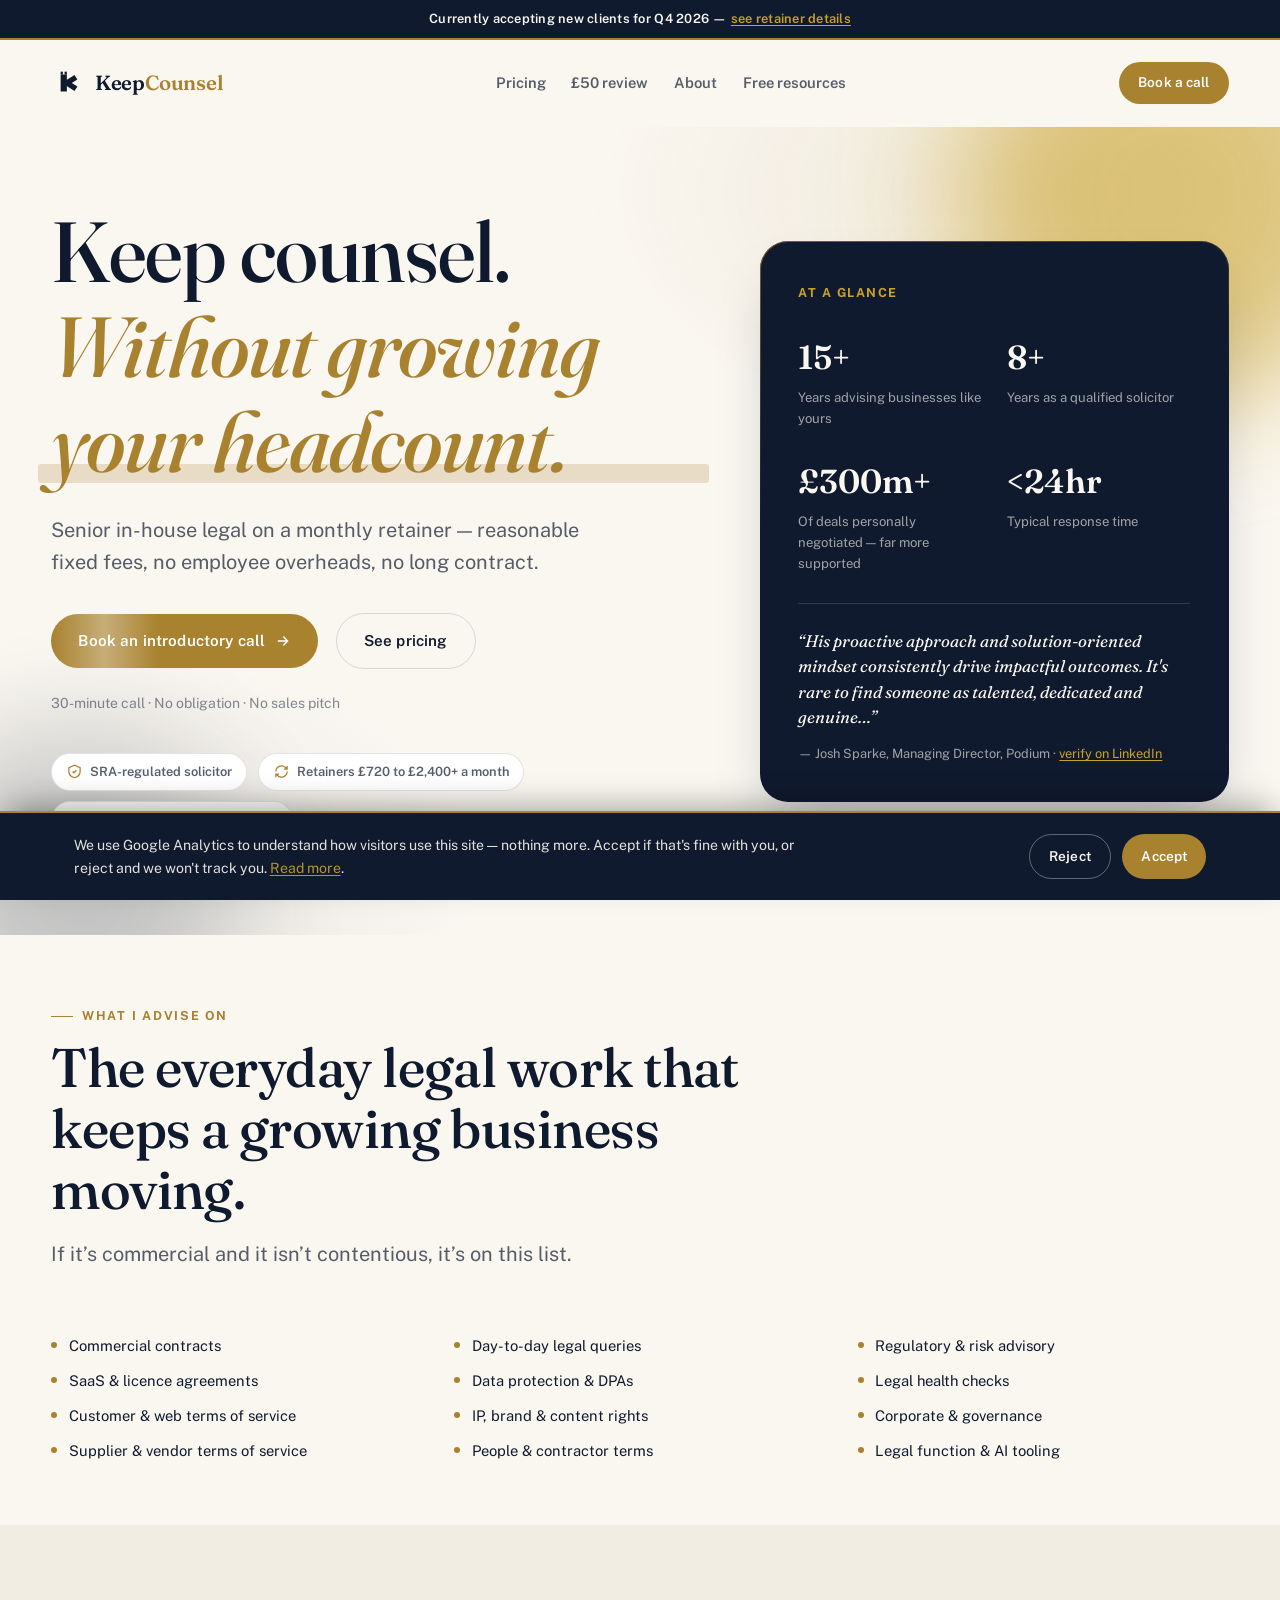
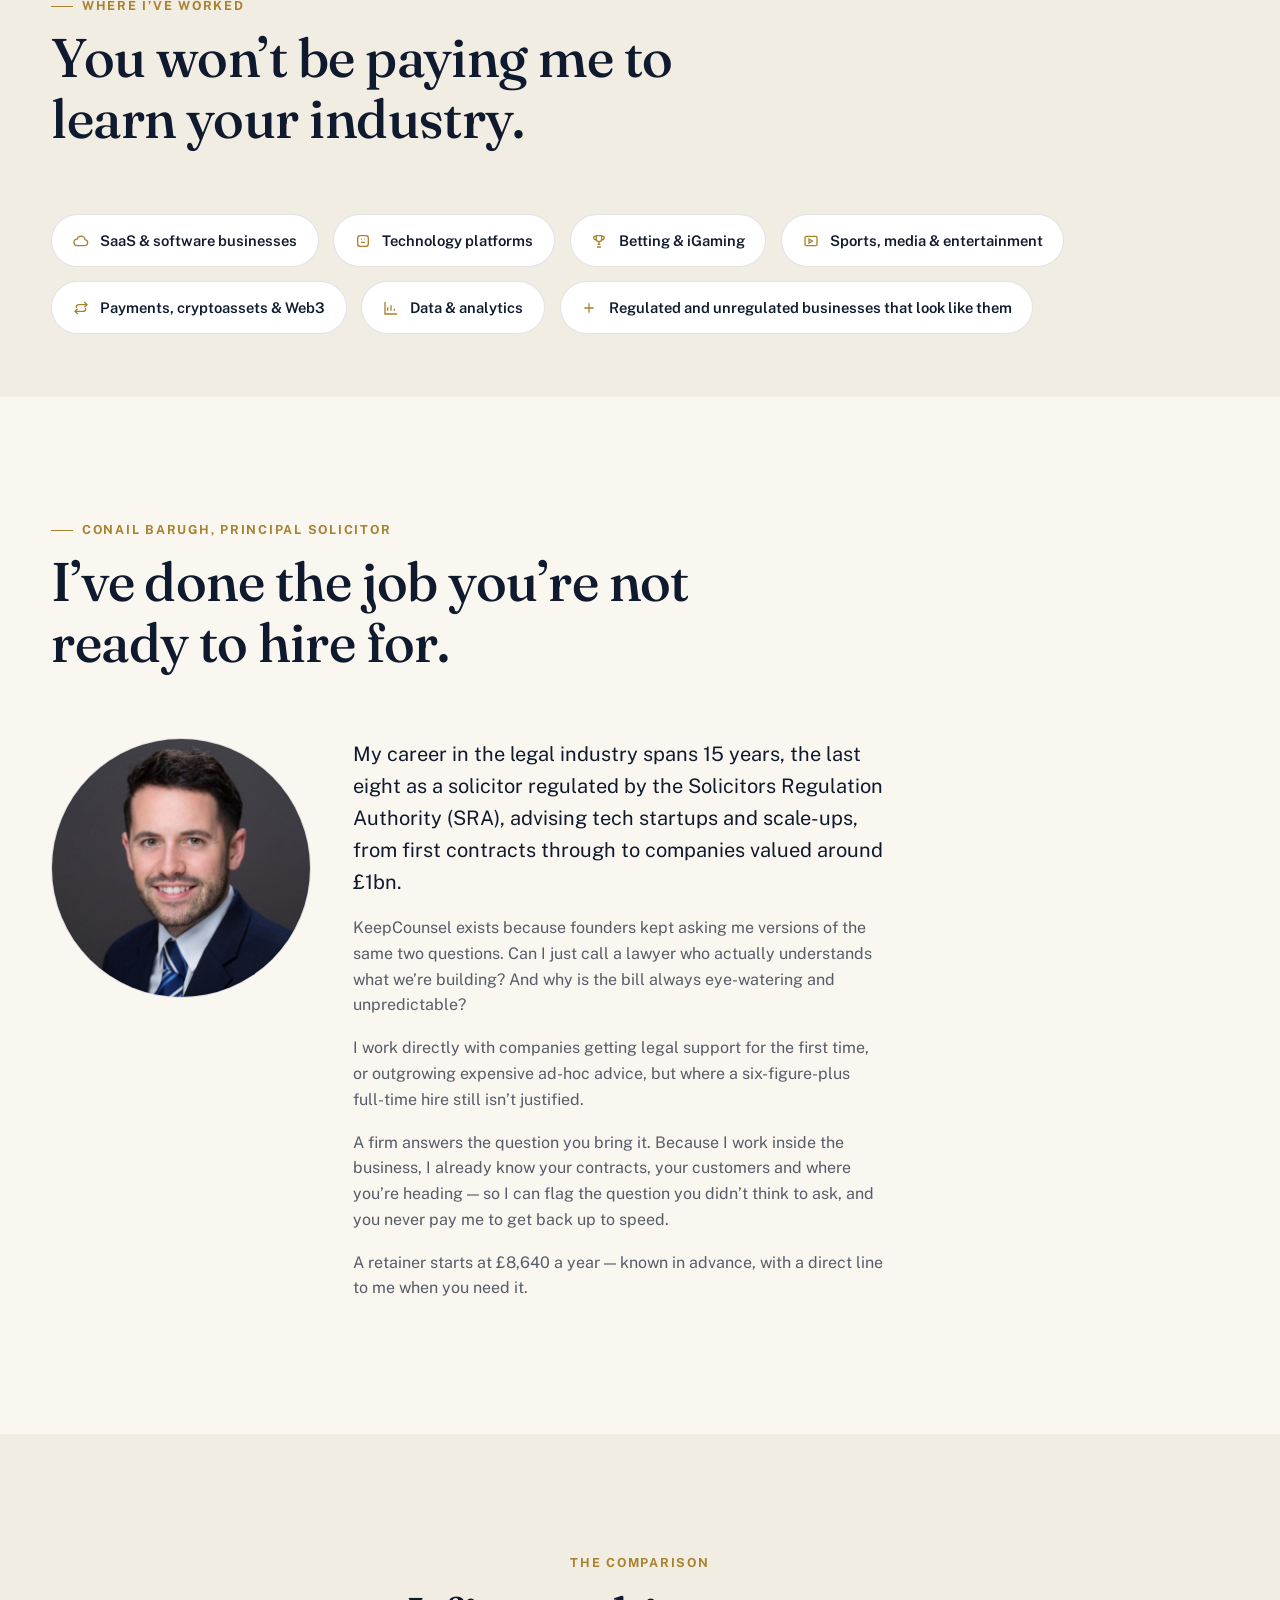
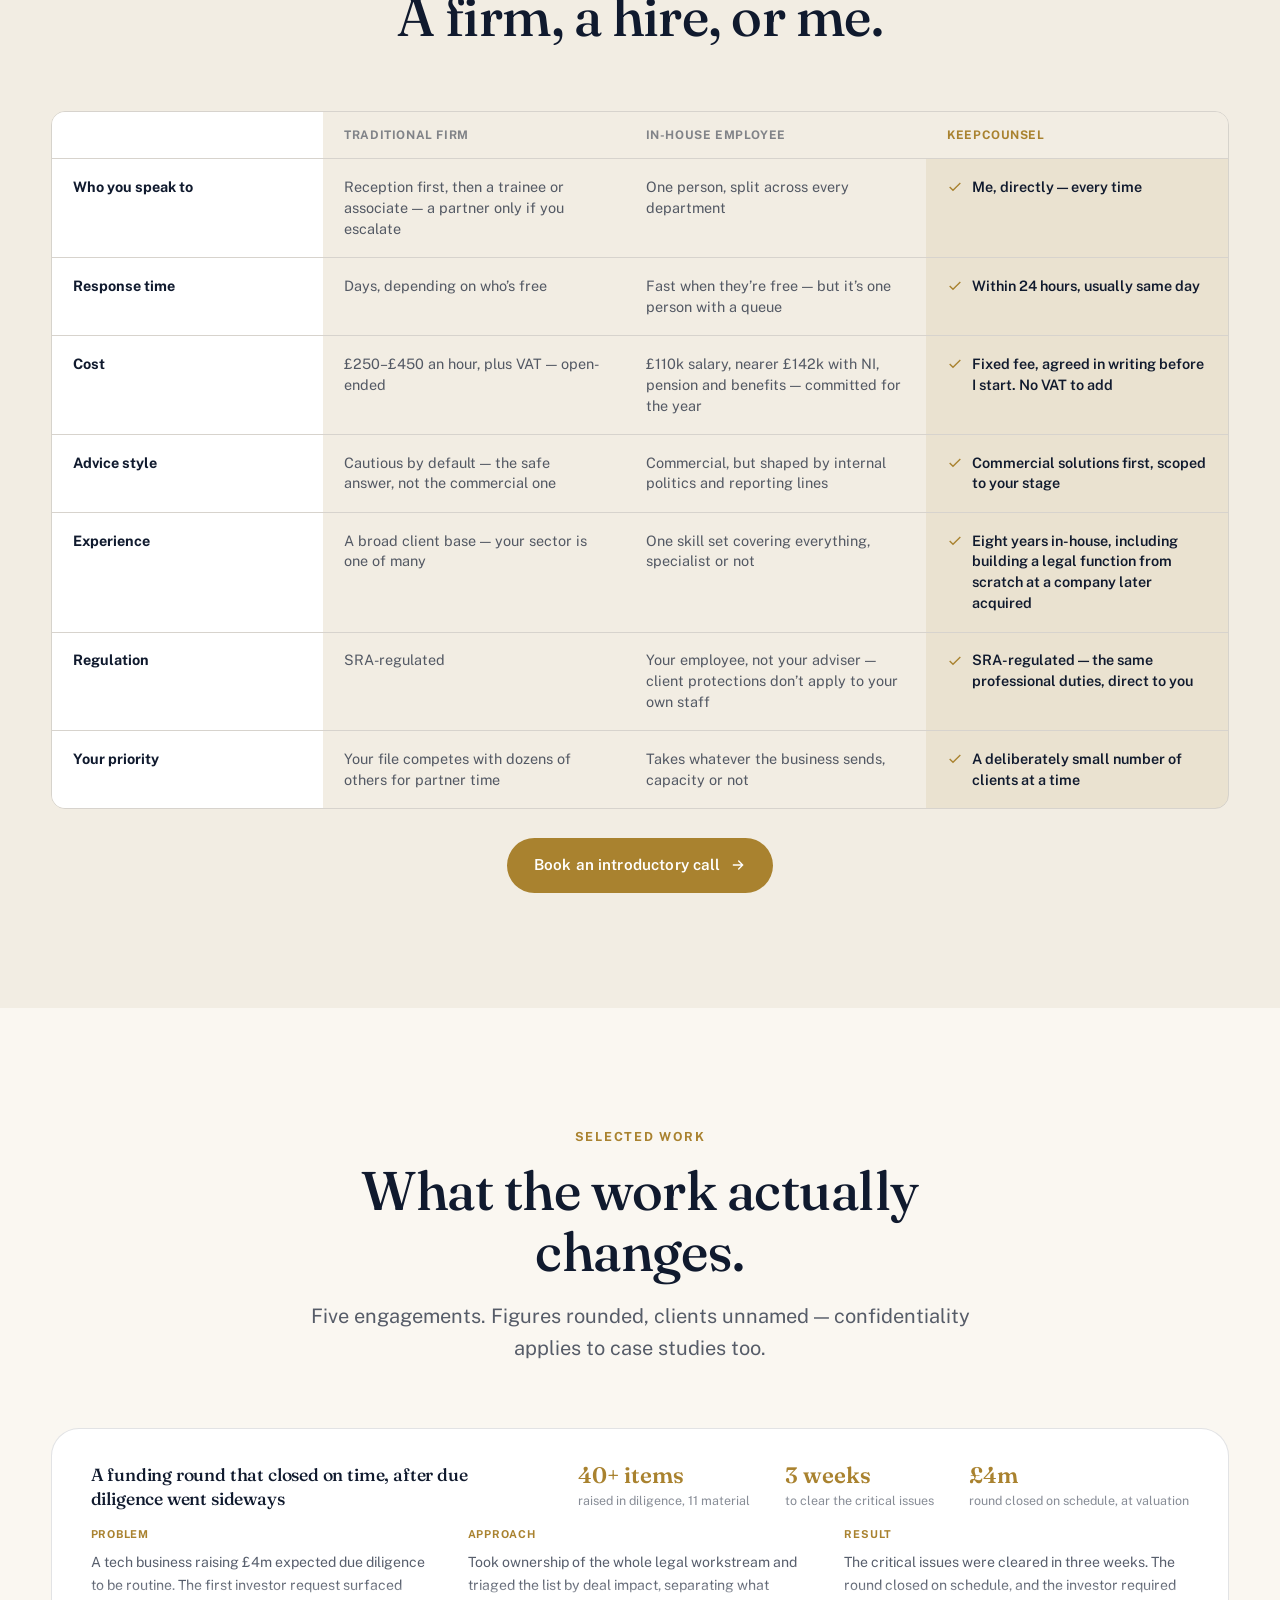
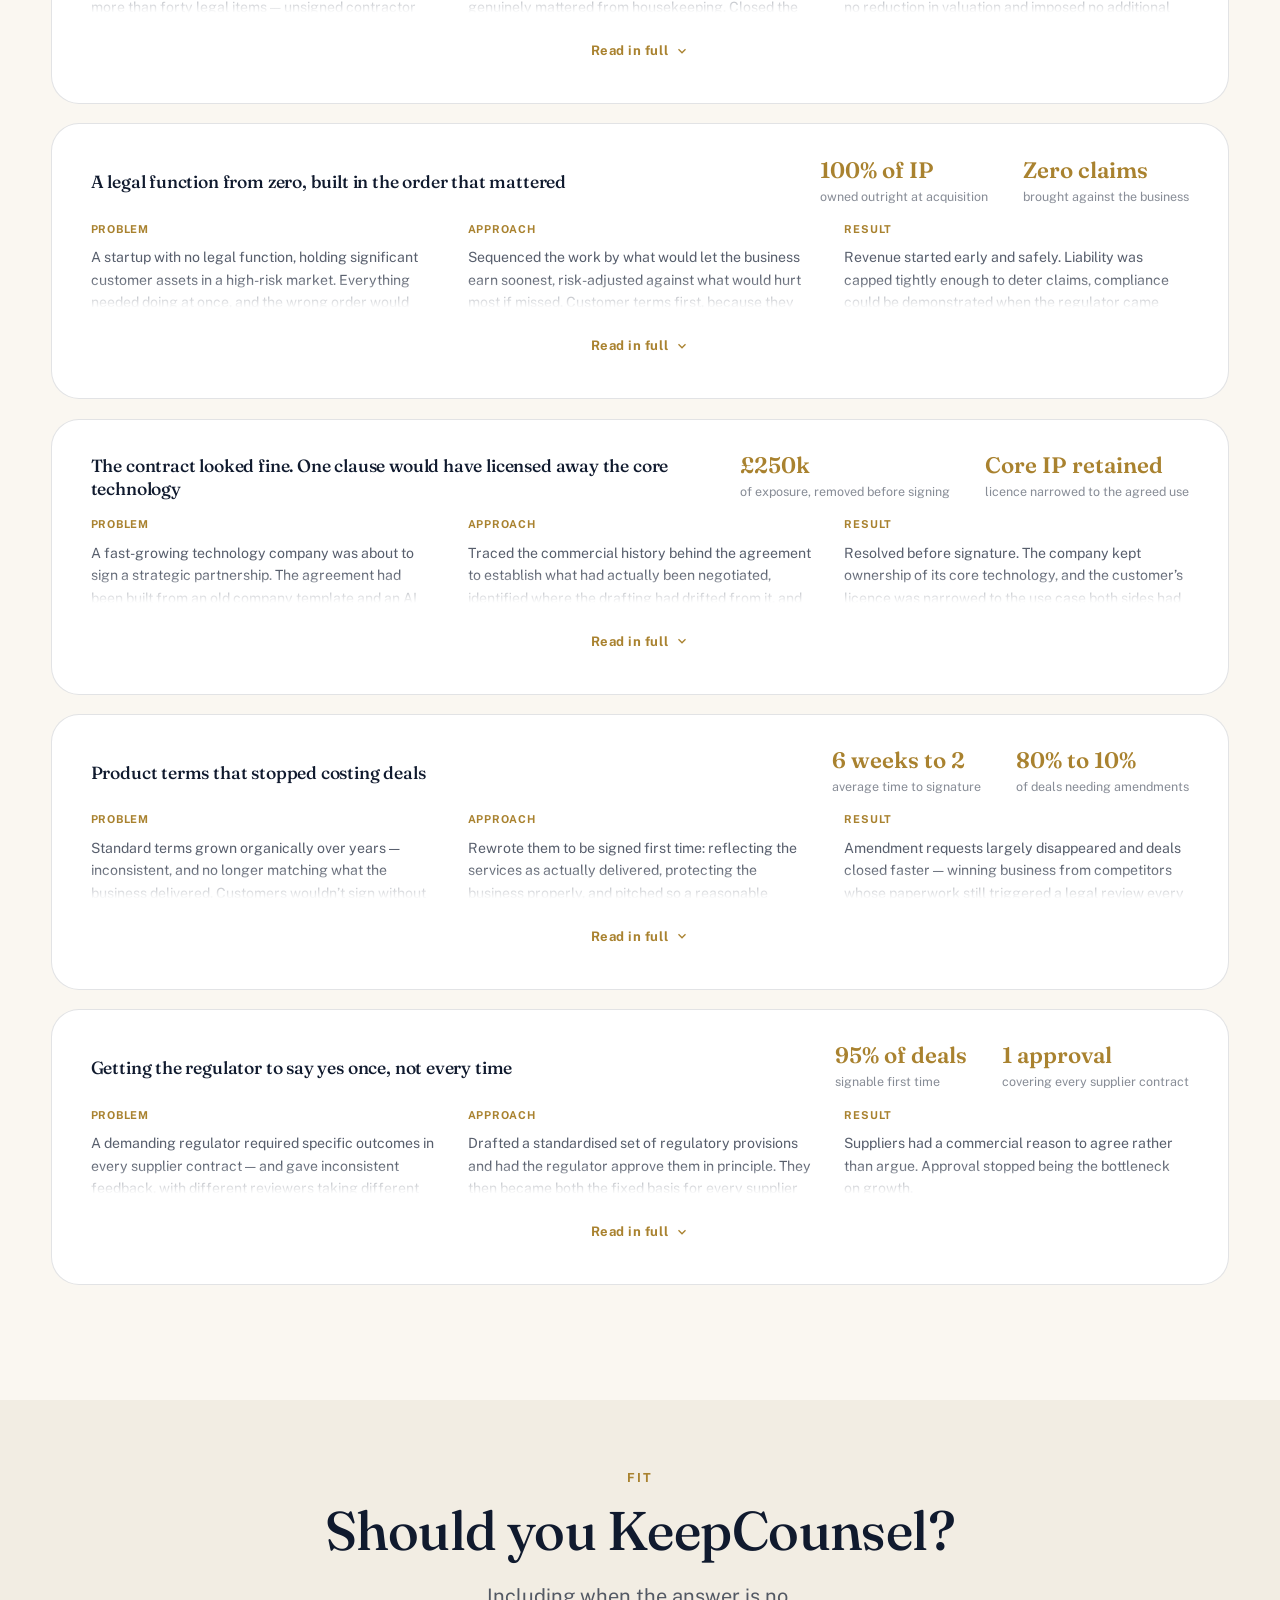
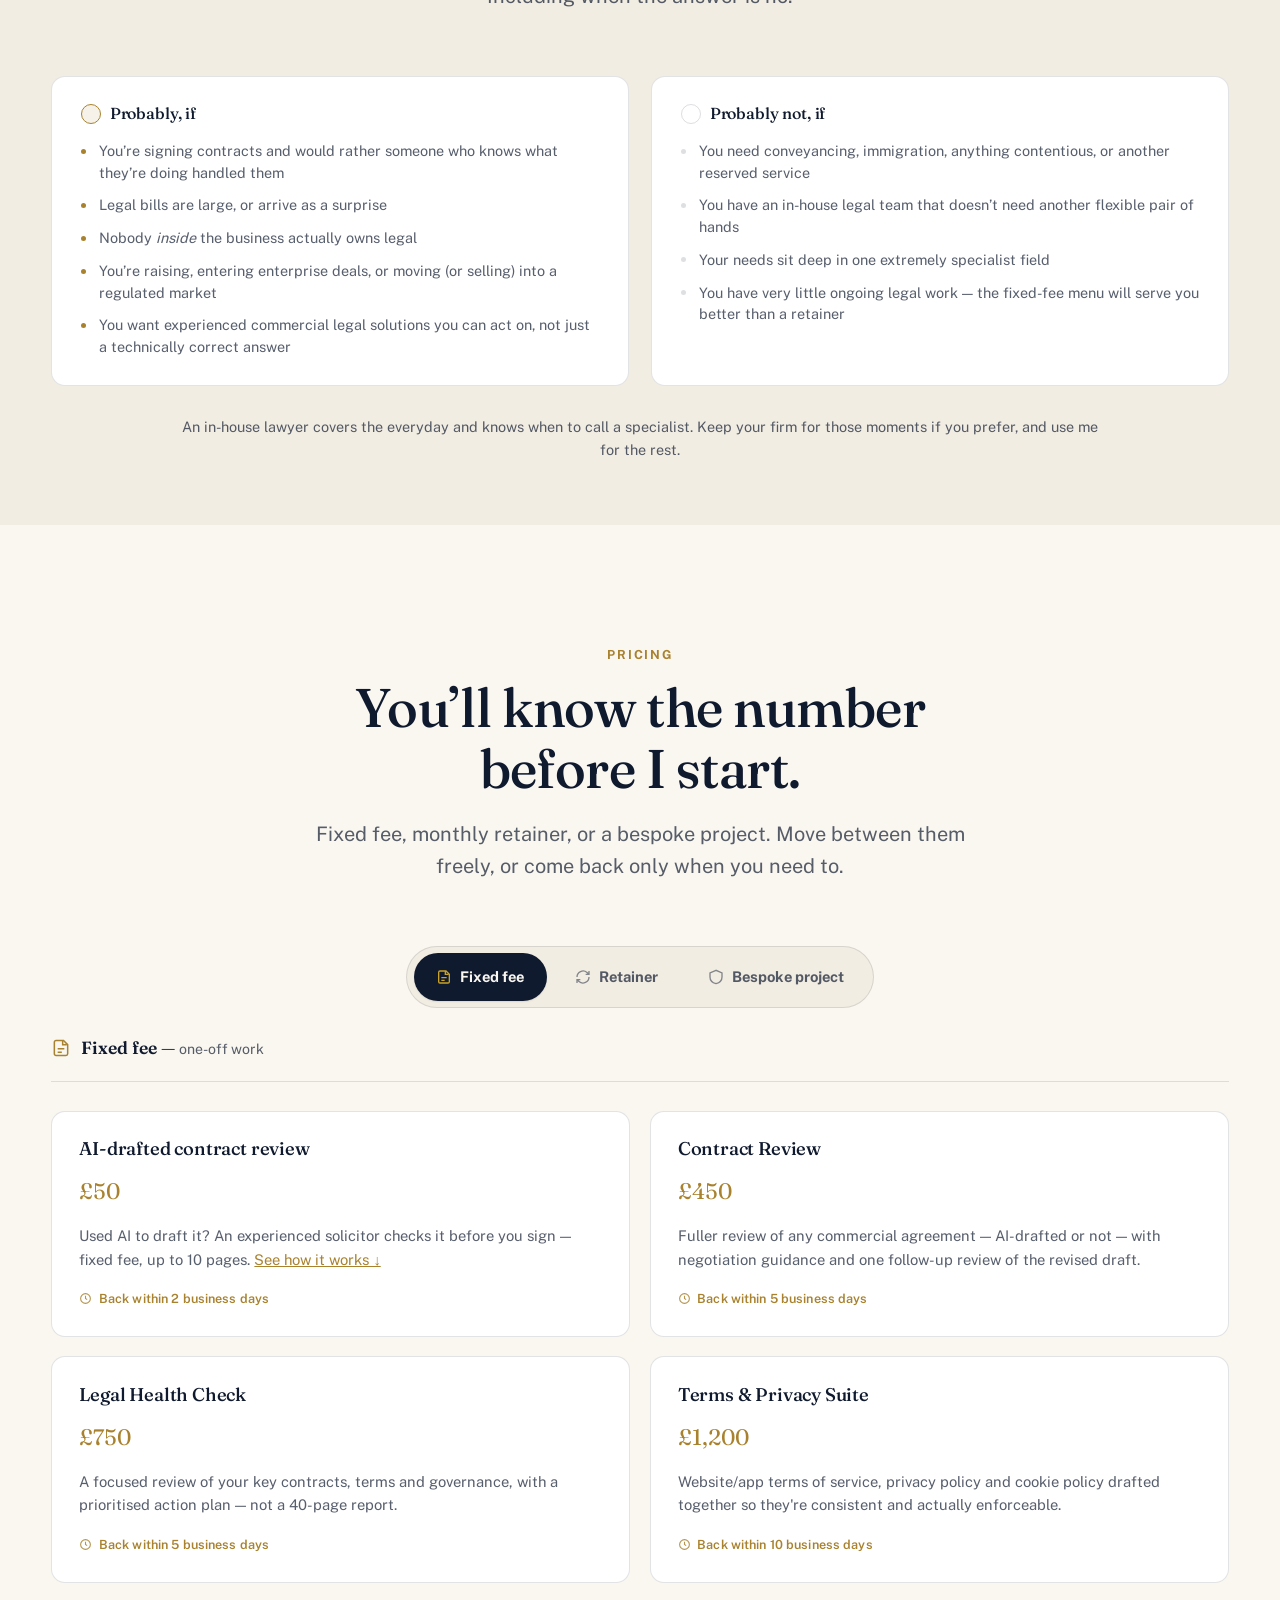
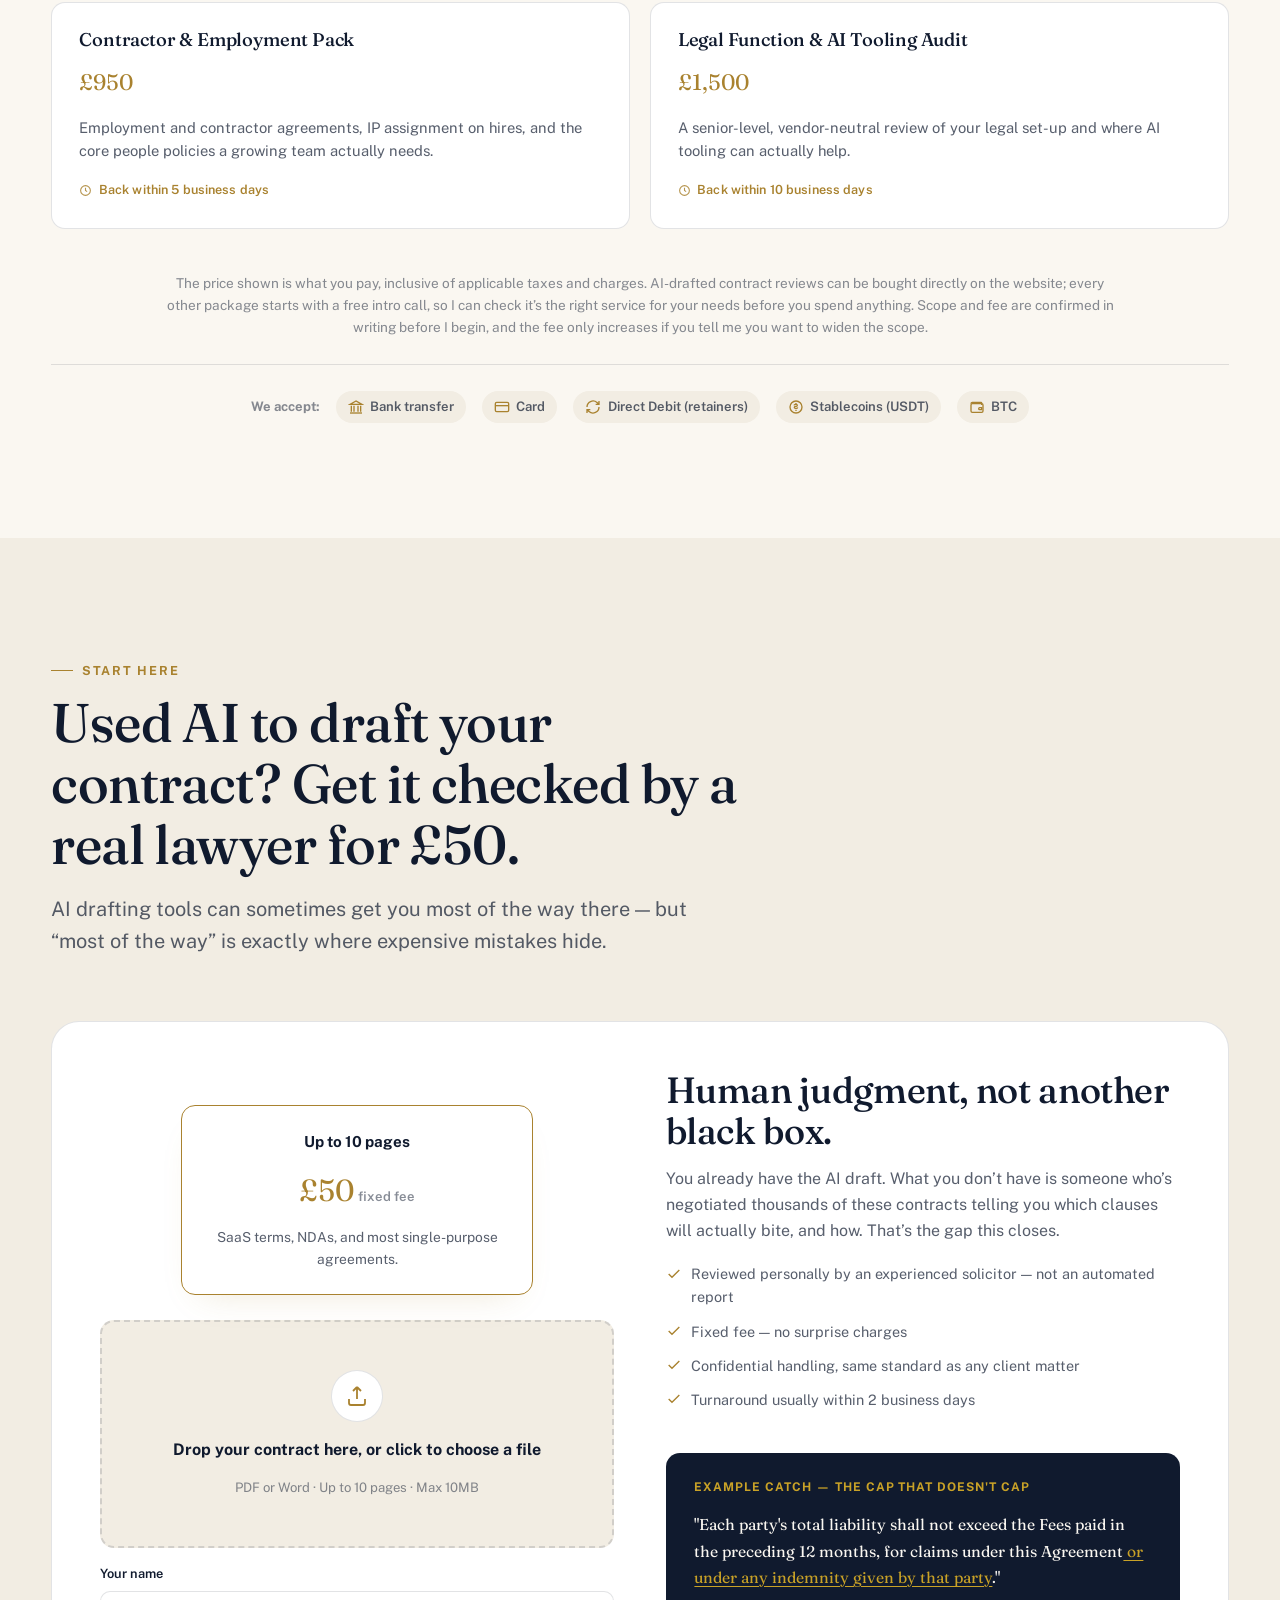
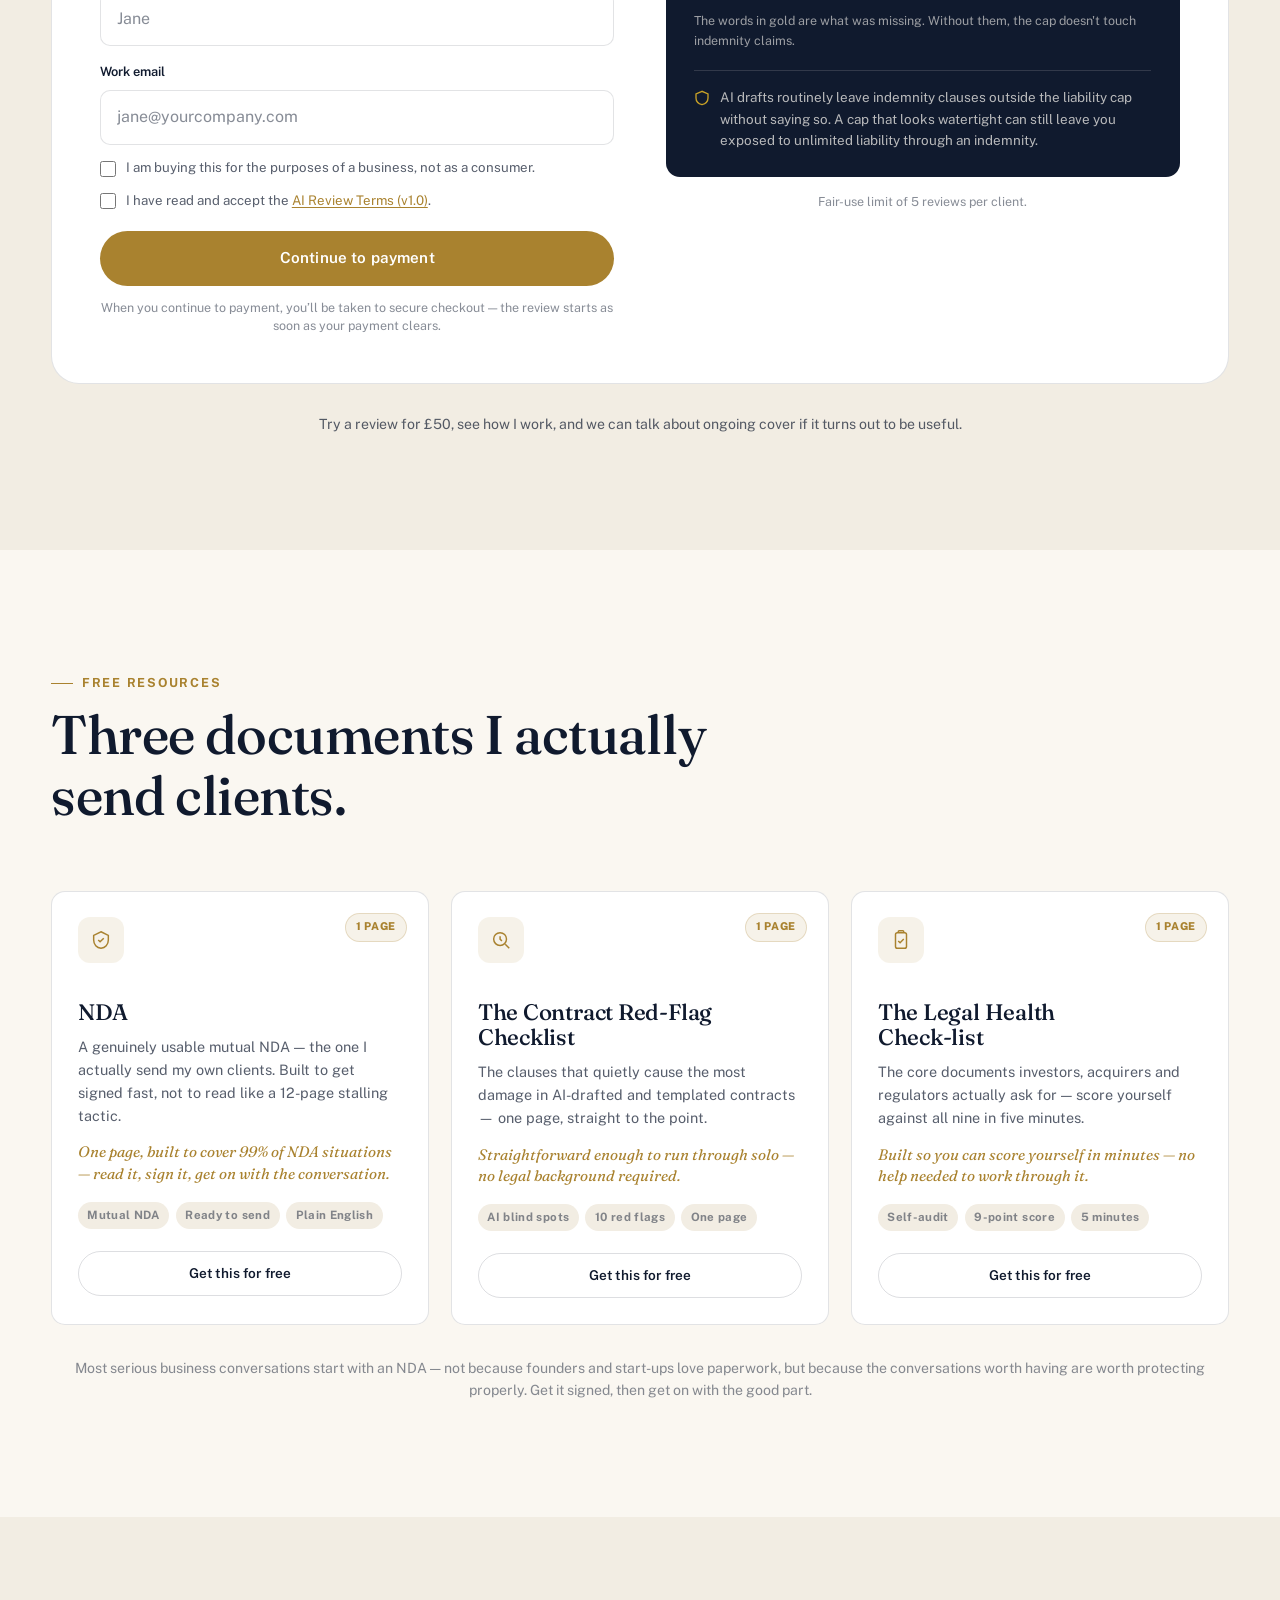
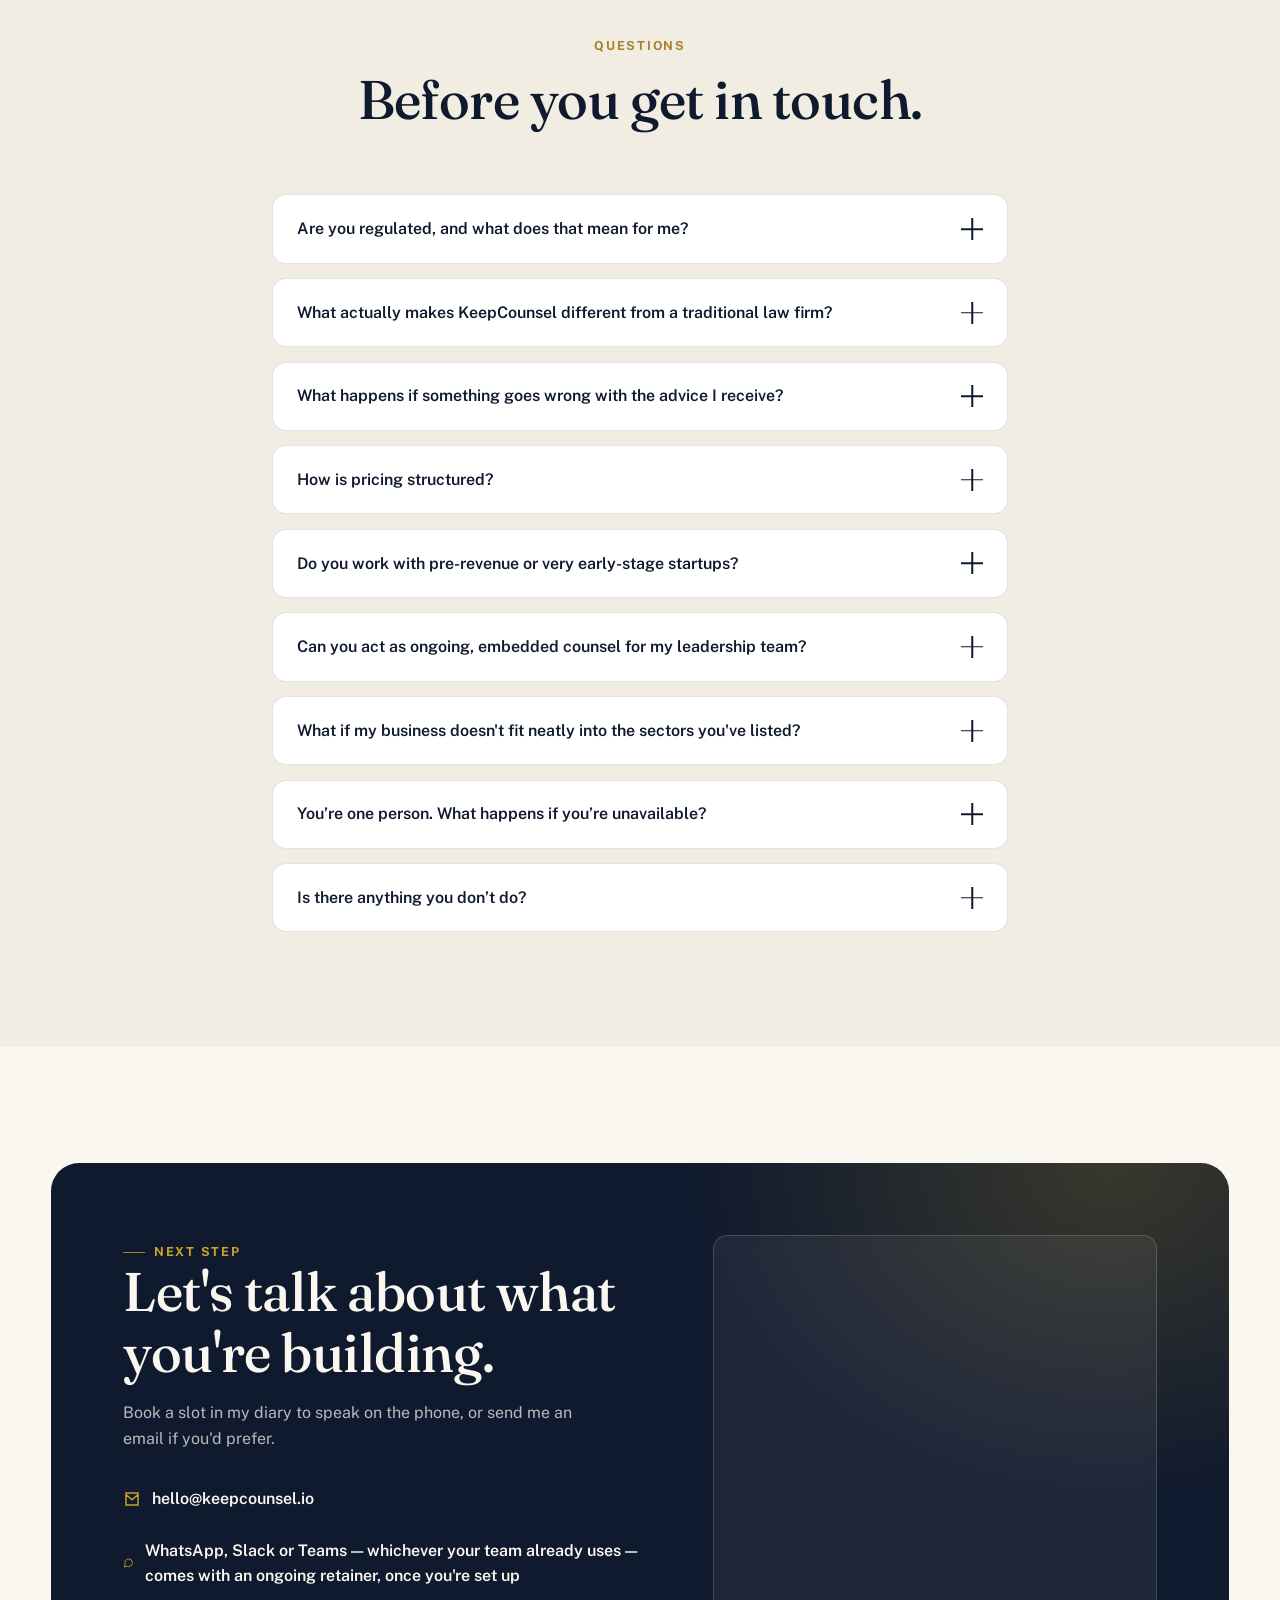
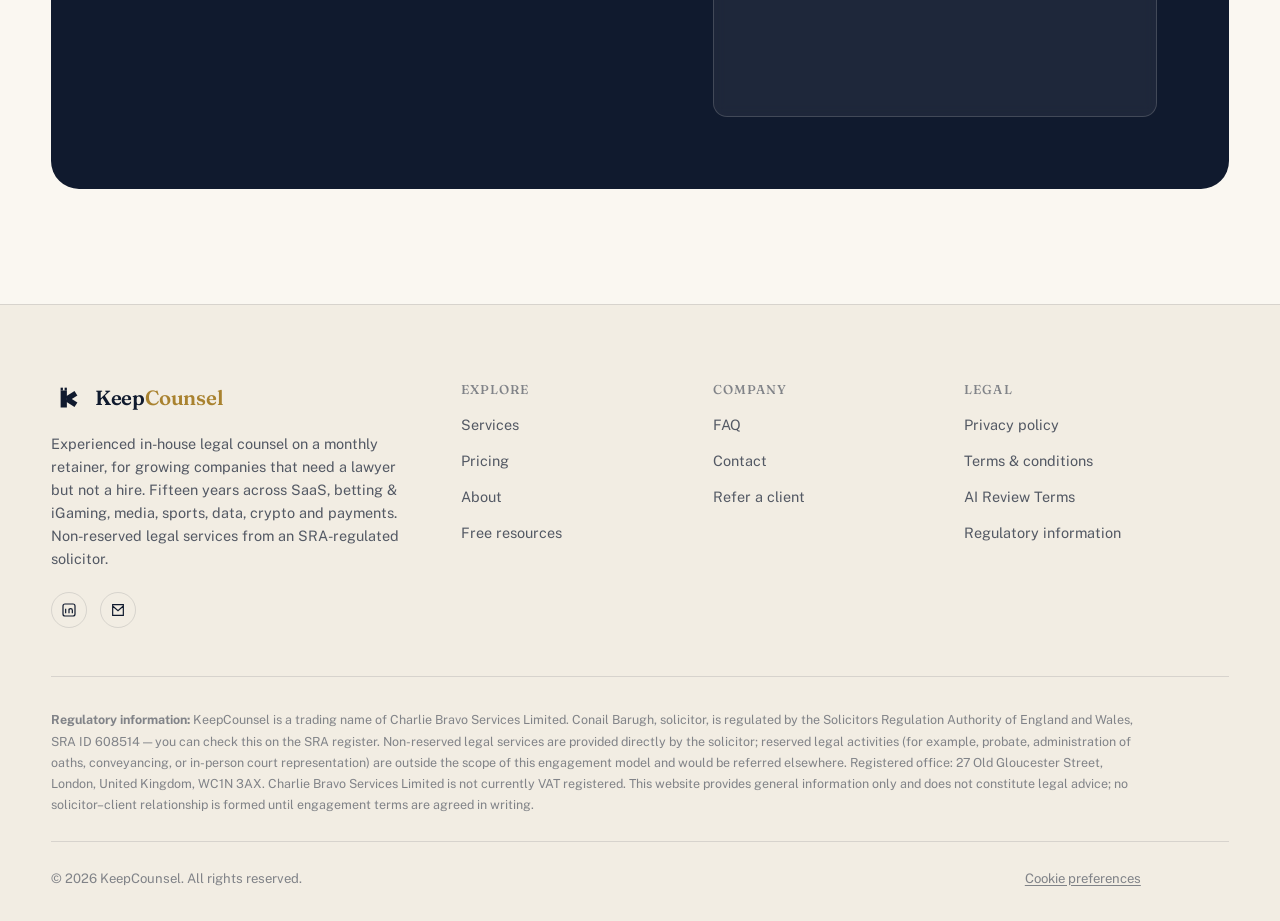
<file: index.html>
<!DOCTYPE html>
<html lang="en-GB">
<head>
<meta charset="UTF-8">
<meta name="viewport" content="width=device-width, initial-scale=1, viewport-fit=cover">
<title>KeepCounsel — In-House Legal Counsel, Without Growing Your Headcount</title>
<meta name="description" content="Experienced in-house legal counsel on a monthly retainer, for companies that have outgrown ad-hoc advice but do not need a full-time hire. Commercial contracts, data protection, IP and regulatory work. SRA-regulated solicitor. No jargon.">
<meta name="theme-color" content="#101a2e">
<link rel="icon" href="data:image/svg+xml,%3Csvg xmlns='http://www.w3.org/2000/svg' viewBox='0 0 120 120'%3E%3Crect x='34' y='20' width='8' height='10' fill='%23101a2e'/%3E%3Crect x='48' y='20' width='8' height='10' fill='%23101a2e'/%3E%3Crect x='34' y='30' width='22' height='60' fill='%23101a2e'/%3E%3Cpath d='M56 60 L88 40' stroke='%23101a2e' stroke-width='19'/%3E%3Cpath d='M56 60 L88 80' stroke='%23101a2e' stroke-width='19'/%3E%3C/svg%3E">
<link rel="preload" href="fonts/public-sans-latin-var.woff2" as="font" type="font/woff2" crossorigin>
<link rel="preload" href="fonts/fraunces-latin-var.woff2" as="font" type="font/woff2" crossorigin>
<link rel="stylesheet" href="css/styles.css">

<!-- Open Graph / social preview -->
<meta property="og:title" content="KeepCounsel — In-House Legal Counsel, Without Growing Your Headcount">
<meta property="og:description" content="A lawyer in the room, not a law firm on the clock. Experienced in-house legal support on a monthly retainer. 15+ years advising businesses like yours. SRA-regulated principal solicitor.">
<meta property="og:type" content="website">

<!--
  PLACEHOLDER CONTENT NOTICE
  ---------------------------------------------------------------------
  This is a structural / design build. A handful of contact/entity
  details below are illustrative placeholders and are clearly marked.
  Replace every [PLACEHOLDER] before this site is used publicly.

  CAL.COM SETUP: Cal.com username "keepcounsel" is wired in throughout.
  The general call buttons point at the live "30 min meeting" Link
  (keepcounsel/30min) — done, no action needed there. The AI Contract
  Review product does NOT use Cal.com (it can't handle file uploads —
  confirmed with Cal.com directly, that feature request was closed as
  "not planned"). It submits via its own form (#ai-review-form) to
  FormSubmit.co, which emails the file straight to hello@keepcounsel.io.
  First real submission triggers a one-time confirmation email from
  FormSubmit — click it once to activate delivery.
  ---------------------------------------------------------------------
-->
</head>
<body>
<a class="skip-link" href="#main">Skip to content</a>

<div class="pre-header">Currently accepting new clients for Q4 2026 &mdash; <a href="#pricing" data-jump-tab="panel-retainer">see retainer details</a></div>

<header class="site-header" id="site-header">
  <div class="wrap nav-inner">
    <a href="#top" class="brand">
      <span class="brand-mark" aria-hidden="true">
        <svg viewBox="0 0 120 120" fill="none" xmlns="http://www.w3.org/2000/svg">
          <rect x="34" y="20" width="8" height="10" fill="currentColor"/>
          <rect x="48" y="20" width="8" height="10" fill="currentColor"/>
          <rect x="34" y="30" width="22" height="60" fill="currentColor"/>
          <path d="M56 60 L88 40" stroke="currentColor" stroke-width="19"/>
          <path d="M56 60 L88 80" stroke="currentColor" stroke-width="19"/>
        </svg>
      </span>
      <span class="brand-word"><span class="brand-keep">Keep</span><span class="brand-counsel">Counsel</span></span>
    </a>
    <nav class="main-nav nav-links-desktop" aria-label="Primary">
      <a href="#pricing">Pricing</a>
      <a href="#ai-review">&pound;50 review</a>
      <a href="#about">About</a>
      <a href="#insights">Free resources</a>
    </nav>
    <div class="nav-cta">
      <button class="btn btn-gold btn-sm" data-cal-namespace="intro-call" data-cal-link="keepcounsel/30min" data-cal-config='{"layout":"month_view"}'>Book a call</button>
      <button class="nav-toggle" aria-label="Open menu" aria-expanded="false" aria-controls="mobile-nav">
        <span></span><span></span><span></span>
      </button>
    </div>
  </div>
</header>

<nav class="mobile-nav" id="mobile-nav" aria-label="Mobile">
  <a href="#pricing">Pricing</a>
  <a href="#ai-review">&pound;50 review</a>
  <a href="#about">About</a>
  <a href="#insights">Free resources</a>
  <button class="btn btn-gold" data-cal-namespace="intro-call" data-cal-link="keepcounsel/30min" data-cal-config='{"layout":"month_view"}'>Book a call</button>
  <div class="mobile-nav-foot">
    <a href="mailto:hello@keepcounsel.io">hello@keepcounsel.io</a>
    <span>Currently accepting new clients for Q4 2026</span>
  </div>
</nav>

<main id="main">

  <!-- ============ HERO ============ -->
  <section class="hero" id="top">
    <div class="hero-bg" aria-hidden="true"></div>
    <div class="deco-blob" style="width:420px;height:420px;top:-140px;right:-100px;background:#c9a227;" aria-hidden="true"></div>
    <div class="deco-blob" style="width:320px;height:320px;bottom:-120px;left:-80px;background:#101a2e;opacity:0.18;" aria-hidden="true"></div>
    <div class="wrap hero-grid">
      <div>
        <h1 data-load="1">Keep counsel. <span class="hl">Without growing your headcount.</span></h1>
        <p class="hero-lead" data-load="2">Senior in-house legal on a monthly retainer &mdash; reasonable fixed fees, no employee overheads, no long contract.</p>
        <div class="hero-actions" data-load="3">
          <button class="btn btn-gold btn-arrow btn-shimmer" data-cal-namespace="intro-call" data-cal-link="keepcounsel/30min" data-cal-config='{"layout":"month_view"}'>
            Book an introductory call
            <svg width="16" height="16" viewBox="0 0 24 24" fill="none" stroke="currentColor" stroke-width="2" stroke-linecap="round"><path d="M5 12h14M13 6l6 6-6 6"/></svg>
          </button>
          <a href="#pricing" class="btn btn-ghost">See pricing</a>
        </div>
        <p class="hero-note" data-load="3">30-minute call · No obligation · No sales pitch</p>
        <div class="hero-badges" data-load="4">
          <span class="badge"><svg width="15" height="15" viewBox="0 0 24 24" fill="none" stroke="currentColor" stroke-width="2"><path d="M12 2 3 6v6c0 5 3.8 8.7 9 10 5.2-1.3 9-5 9-10V6l-9-4Z"/><path d="m9 12 2 2 4-4"/></svg> SRA-regulated solicitor</span>
          <span class="badge"><svg width="15" height="15" viewBox="0 0 24 24" fill="none" stroke="currentColor" stroke-width="2"><path d="M3 12a9 9 0 0 1 15-6.7L21 8M21 3v5h-5M21 12a9 9 0 0 1-15 6.7L3 16m0 5v-5h5"/></svg> Retainers &pound;720 to &pound;2,400+ a month</span>
          <span class="badge"><svg width="15" height="15" viewBox="0 0 24 24" fill="none" stroke="currentColor" stroke-width="2"><path d="M20 6 9 17l-5-5"/></svg> Or one-off work, one fixed price</span>
        </div>
      </div>

      <div class="hero-panel" data-load="3">
        <span class="hero-panel-label">At a glance</span>
        <div class="hero-stat-grid">
          <div class="hero-stat"><div class="num"><span data-count="15">15</span>+</div><div class="label">Years advising businesses like yours</div></div>
          <div class="hero-stat"><div class="num"><span data-count="8">8</span>+</div><div class="label">Years as a qualified solicitor</div></div>
          <div class="hero-stat"><div class="num">£<span data-count="300">300</span>m+</div><div class="label">Of deals personally negotiated — far more supported</div></div>
          <div class="hero-stat"><div class="num">&lt;<span data-count="24">24</span>hr</div><div class="label">Typical response time</div></div>
        </div>
        <div class="hero-panel-quote">
          “His proactive approach and solution-oriented mindset consistently drive impactful outcomes. It's rare to find someone as talented, dedicated and genuine…”
          <cite>— Josh Sparke, Managing Director, Podium · <a href="https://www.linkedin.com/in/conailbarugh" target="_blank" rel="noopener">verify on LinkedIn</a></cite>
        </div>
      </div>
    </div>
  </section>

  <!-- ============ SERVICES ============ -->
  <section class="section-pad-sm" id="services">
    <div class="wrap">
      <div class="section-head">
        <span class="eyebrow">What I advise on</span>
        <h2>The everyday legal work that keeps a growing business moving.</h2>
        <p>If it&rsquo;s commercial and it isn&rsquo;t contentious, it&rsquo;s on this list.</p>
      </div>
      <ul class="service-tags" data-reveal>
        <li>Commercial contracts</li>
        <li>SaaS &amp; licence agreements</li>
        <li>Customer &amp; web terms of service</li>
        <li>Supplier &amp; vendor terms of service</li>
        <li>Day-to-day legal queries</li>
        <li>Data protection &amp; DPAs</li>
        <li>IP, brand &amp; content rights</li>
        <li>People &amp; contractor terms</li>
        <li>Regulatory &amp; risk advisory</li>
        <li>Legal health checks</li>
        <li>Corporate &amp; governance</li>
        <li>Legal function &amp; AI tooling</li>
      </ul>
    </div>
  </section>
  <!-- ============ SECTORS ============ -->
  <section class="section-pad-sm" id="sectors" style="background:var(--bg-alt);">
    <div class="wrap">
      <div class="section-head">
        <span class="eyebrow">Where I&rsquo;ve worked</span>
        <h2>You won&rsquo;t be paying me to learn your industry.</h2>
      </div>
      <div class="sector-row" data-reveal-group>
        <span class="sector-pill" data-reveal><svg width="16" height="16" viewBox="0 0 24 24" fill="none" stroke="currentColor" stroke-width="2"><path d="M17.5 19a4.5 4.5 0 0 0 .5-8.97A6 6 0 0 0 6.2 9.2 4.5 4.5 0 0 0 6.5 19h11Z"/></svg> SaaS &amp; software businesses</span>
        <span class="sector-pill" data-reveal style="transition-delay:40ms"><svg width="16" height="16" viewBox="0 0 24 24" fill="none" stroke="currentColor" stroke-width="2"><rect x="4" y="4" width="16" height="16" rx="4"/><path d="M9 9h1M14 9h1M9 14h6"/></svg> Technology platforms</span>
        <span class="sector-pill" data-reveal style="transition-delay:80ms"><svg width="16" height="16" viewBox="0 0 24 24" fill="none" stroke="currentColor" stroke-width="2"><path d="M8 4h8v5a4 4 0 0 1-8 0V4Z"/><path d="M8 5H5a3 3 0 0 0 3 5M16 5h3a3 3 0 0 1-3 5"/><path d="M12 13v4M9 21h6M10 17h4"/></svg> Betting &amp; iGaming</span>
        <span class="sector-pill" data-reveal style="transition-delay:120ms"><svg width="16" height="16" viewBox="0 0 24 24" fill="none" stroke="currentColor" stroke-width="2"><rect x="3" y="5" width="18" height="14" rx="2"/><path d="m9 9 5 3-5 3Z"/></svg> Sports, media &amp; entertainment</span>
        <span class="sector-pill" data-reveal style="transition-delay:160ms"><svg width="16" height="16" viewBox="0 0 24 24" fill="none" stroke="currentColor" stroke-width="2"><path d="M17 3 21 7l-4 4"/><path d="M21 7H9a4 4 0 0 0-4 4v1"/><path d="M7 21 3 17l4-4"/><path d="M3 17h12a4 4 0 0 0 4-4v-1"/></svg> Payments, cryptoassets &amp; Web3</span>
        <span class="sector-pill" data-reveal style="transition-delay:200ms"><svg width="16" height="16" viewBox="0 0 24 24" fill="none" stroke="currentColor" stroke-width="2"><path d="M3 3v18h18"/><path d="M7 16v-5M12 16V8M17 16v-3"/></svg> Data &amp; analytics</span>
        <span class="sector-pill" data-reveal style="transition-delay:240ms"><svg width="16" height="16" viewBox="0 0 24 24" fill="none" stroke="currentColor" stroke-width="2"><path d="M5 12h14M12 5v14"/></svg> Regulated and unregulated businesses that look like them</span>
      </div>
    </div>
  </section>

  <!-- ============ ABOUT ============ -->
  <section class="section-pad" id="about">
    <div class="wrap">
      <div class="section-head">
        <span class="eyebrow">Conail Barugh, Principal Solicitor</span>
        <h2>I&rsquo;ve done the job you&rsquo;re not ready to hire for.</h2>
      </div>
      <div class="about-layout">
        <figure class="about-photo" data-reveal>
          <img src="assets/conail-barugh.jpg" alt="Conail Barugh, Principal Solicitor at KeepCounsel" width="520" height="520">
        </figure>
      <div class="about-copy" data-reveal>
        <p>My career in the legal industry spans 15 years, the last eight as a solicitor regulated by the Solicitors Regulation Authority (SRA), advising tech startups and scale-ups, from first contracts through to companies valued around &pound;1bn.</p>
        <p>KeepCounsel exists because founders kept asking me versions of the same two questions. Can I just call a lawyer who actually understands what we&rsquo;re building? And why is the bill always eye-watering and unpredictable?</p>
        <p>I work directly with companies getting legal support for the first time, or outgrowing expensive ad-hoc advice, but where a six-figure-plus full-time hire still isn&rsquo;t justified.</p>
        <p>A firm answers the question you bring it. Because I work inside the business, I already know your contracts, your customers and where you&rsquo;re heading &mdash; so I can flag the question you didn&rsquo;t think to ask, and you never pay me to get back up to speed.</p>
        <p>A retainer starts at &pound;8,640 a year &mdash; known in advance, with a direct line to me when you need it.</p>
      </div>
      </div>
    </div>
  </section>

  <!-- ============ WHY / DIFFERENTIATORS ============ -->
  <section class="section-pad" id="why" style="background:var(--bg-alt);">
    <div class="wrap">
      <div class="section-head center">
        <span class="eyebrow">The comparison</span>
        <h2>A firm, a hire, or me.</h2>
      </div>
      <div class="compare-scroll">
      <div class="compare-table" data-reveal>
        <div class="compare-row compare-head">
          <div class="compare-label"></div>
          <div class="compare-them">Traditional firm</div>
          <div class="compare-inhouse">In-house employee</div>
          <div class="compare-us">KeepCounsel</div>
        </div>
        <div class="compare-row">
          <div class="compare-label">Who you speak to</div>
          <div class="compare-them">Reception first, then a trainee or associate &mdash; a partner only if you escalate</div>
          <div class="compare-inhouse">One person, split across every department</div>
          <div class="compare-us"><svg width="16" height="16" viewBox="0 0 24 24" fill="none" stroke="currentColor" stroke-width="2"><path d="M20 6 9 17l-5-5"/></svg> Me, directly &mdash; every time</div>
        </div>
        <div class="compare-row">
          <div class="compare-label">Response time</div>
          <div class="compare-them">Days, depending on who&rsquo;s free</div>
          <div class="compare-inhouse">Fast when they&rsquo;re free &mdash; but it&rsquo;s one person with a queue</div>
          <div class="compare-us"><svg width="16" height="16" viewBox="0 0 24 24" fill="none" stroke="currentColor" stroke-width="2"><path d="M20 6 9 17l-5-5"/></svg> Within 24 hours, usually same day</div>
        </div>
        <div class="compare-row">
          <div class="compare-label">Cost</div>
          <div class="compare-them">&pound;250&ndash;&pound;450 an hour, plus VAT &mdash; open-ended</div>
          <div class="compare-inhouse">&pound;110k salary, nearer &pound;142k with NI, pension and benefits &mdash; committed for the year</div>
          <div class="compare-us"><svg width="16" height="16" viewBox="0 0 24 24" fill="none" stroke="currentColor" stroke-width="2"><path d="M20 6 9 17l-5-5"/></svg> Fixed fee, agreed in writing before I start. No VAT to add</div>
        </div>
        <div class="compare-row">
          <div class="compare-label">Advice style</div>
          <div class="compare-them">Cautious by default &mdash; the safe answer, not the commercial one</div>
          <div class="compare-inhouse">Commercial, but shaped by internal politics and reporting lines</div>
          <div class="compare-us"><svg width="16" height="16" viewBox="0 0 24 24" fill="none" stroke="currentColor" stroke-width="2"><path d="M20 6 9 17l-5-5"/></svg> Commercial solutions first, scoped to your stage</div>
        </div>
        <div class="compare-row">
          <div class="compare-label">Experience</div>
          <div class="compare-them">A broad client base &mdash; your sector is one of many</div>
          <div class="compare-inhouse">One skill set covering everything, specialist or not</div>
          <div class="compare-us"><svg width="16" height="16" viewBox="0 0 24 24" fill="none" stroke="currentColor" stroke-width="2"><path d="M20 6 9 17l-5-5"/></svg> Eight years in-house, including building a legal function from scratch at a company later acquired</div>
        </div>
        <div class="compare-row">
          <div class="compare-label">Regulation</div>
          <div class="compare-them">SRA-regulated</div>
          <div class="compare-inhouse">Your employee, not your adviser &mdash; client protections don&rsquo;t apply to your own staff</div>
          <div class="compare-us"><svg width="16" height="16" viewBox="0 0 24 24" fill="none" stroke="currentColor" stroke-width="2"><path d="M20 6 9 17l-5-5"/></svg> SRA-regulated &mdash; the same professional duties, direct to you</div>
        </div>
        <div class="compare-row">
          <div class="compare-label">Your priority</div>
          <div class="compare-them">Your file competes with dozens of others for partner time</div>
          <div class="compare-inhouse">Takes whatever the business sends, capacity or not</div>
          <div class="compare-us"><svg width="16" height="16" viewBox="0 0 24 24" fill="none" stroke="currentColor" stroke-width="2"><path d="M20 6 9 17l-5-5"/></svg> A deliberately small number of clients at a time</div>
        </div>
      </div>
      </div>
      <div class="compare-cta"><button class="btn btn-gold btn-arrow" data-cal-namespace="intro-call" data-cal-link="keepcounsel/30min" data-cal-config='{"layout":"month_view"}'>Book an introductory call <svg width="16" height="16" viewBox="0 0 24 24" fill="none" stroke="currentColor" stroke-width="2" stroke-linecap="round"><path d="M5 12h14M13 6l6 6-6 6"/></svg></button></div>

      <div class="compare-mobile" data-reveal-group>
        <div class="cm-card" data-reveal>
          <h3 class="cm-name">Traditional firm</h3>
          <ul class="cm-list">
            <li><strong>Who you speak to</strong> Reception first, then a trainee or associate &mdash; a partner only if you escalate</li>
            <li><strong>Response time</strong> Days, depending on who&rsquo;s free</li>
            <li><strong>Cost</strong> &pound;250&ndash;&pound;450 an hour, plus VAT &mdash; open-ended</li>
            <li><strong>Advice style</strong> Cautious by default &mdash; the safe answer, not the commercial one</li>
            <li><strong>Experience</strong> A broad client base &mdash; your sector is one of many</li>
            <li><strong>Regulation</strong> SRA-regulated</li>
            <li><strong>Your priority</strong> Your file competes with dozens of others for partner time</li>
          </ul>
        </div>
        <div class="cm-card" data-reveal style="transition-delay:60ms">
          <h3 class="cm-name">In-house employee</h3>
          <ul class="cm-list">
            <li><strong>Who you speak to</strong> One person, split across every department</li>
            <li><strong>Response time</strong> Fast when they&rsquo;re free &mdash; but it&rsquo;s one person with a queue</li>
            <li><strong>Cost</strong> &pound;110k salary, nearer &pound;142k with NI, pension and benefits &mdash; committed for the year</li>
            <li><strong>Advice style</strong> Commercial, but shaped by internal politics and reporting lines</li>
            <li><strong>Experience</strong> One skill set covering everything, specialist or not</li>
            <li><strong>Regulation</strong> Your employee, not your adviser &mdash; client protections don&rsquo;t apply to your own staff</li>
            <li><strong>Your priority</strong> Takes whatever the business sends, capacity or not</li>
          </ul>
        </div>
        <div class="cm-card cm-featured" data-reveal style="transition-delay:120ms">
          <span class="cm-badge">The KeepCounsel difference</span>
          <h3 class="cm-name">KeepCounsel</h3>
          <ul class="cm-list cm-list-win">
            <li><svg width="16" height="16" viewBox="0 0 24 24" fill="none" stroke="currentColor" stroke-width="2"><path d="M20 6 9 17l-5-5"/></svg> <span class="cm-item"><strong>Who you speak to</strong> Me, directly &mdash; every time</span></li>
            <li><svg width="16" height="16" viewBox="0 0 24 24" fill="none" stroke="currentColor" stroke-width="2"><path d="M20 6 9 17l-5-5"/></svg> <span class="cm-item"><strong>Response time</strong> Within 24 hours, usually same day</span></li>
            <li><svg width="16" height="16" viewBox="0 0 24 24" fill="none" stroke="currentColor" stroke-width="2"><path d="M20 6 9 17l-5-5"/></svg> <span class="cm-item"><strong>Cost</strong> Fixed fee, agreed in writing before I start. No VAT to add</span></li>
            <li><svg width="16" height="16" viewBox="0 0 24 24" fill="none" stroke="currentColor" stroke-width="2"><path d="M20 6 9 17l-5-5"/></svg> <span class="cm-item"><strong>Advice style</strong> Commercial solutions first, scoped to your stage</span></li>
            <li><svg width="16" height="16" viewBox="0 0 24 24" fill="none" stroke="currentColor" stroke-width="2"><path d="M20 6 9 17l-5-5"/></svg> <span class="cm-item"><strong>Experience</strong> Eight years in-house, including building a legal function from scratch at a company later acquired</span></li>
            <li><svg width="16" height="16" viewBox="0 0 24 24" fill="none" stroke="currentColor" stroke-width="2"><path d="M20 6 9 17l-5-5"/></svg> <span class="cm-item"><strong>Regulation</strong> SRA-regulated &mdash; the same professional duties, direct to you</span></li>
            <li><svg width="16" height="16" viewBox="0 0 24 24" fill="none" stroke="currentColor" stroke-width="2"><path d="M20 6 9 17l-5-5"/></svg> <span class="cm-item"><strong>Your priority</strong> A deliberately small number of clients at a time</span></li>
          </ul>
          <button class="btn btn-gold btn-block" style="margin-top:1.4rem;" data-cal-namespace="intro-call" data-cal-link="keepcounsel/30min" data-cal-config='{"layout":"month_view"}'>Book an introductory call</button>
        </div>
      </div>
    </div>
  </section>
  <!-- ============ CASE STUDIES ============ -->
  <section class="section-pad" id="case-studies">
    <div class="wrap">
      <div class="section-head center">
        <span class="eyebrow">Selected work</span>
        <h2>What the work actually changes.</h2>
        <p>Five engagements. Figures rounded, clients unnamed &mdash; confidentiality applies to case studies too.</p>
      </div>
      <div class="case-grid">

        <article class="case-card" data-reveal>
          <div class="case-head">
            <h3>A funding round that closed on time, after due diligence went sideways</h3>
            <div class="case-stats">
              <div class="case-stat"><strong>40+ items</strong><span>raised in diligence, 11 material</span></div>
              <div class="case-stat"><strong>3 weeks</strong><span>to clear the critical issues</span></div>
              <div class="case-stat"><strong>&pound;4m</strong><span>round closed on schedule, at valuation</span></div>
            </div>
          </div>
          <div class="case-body" id="case-body-2">
            <div class="case-body-inner">
          <div class="case-steps">
            <div class="case-step">
              <span class="case-label">Problem</span>
              <p>A tech business raising &pound;4m expected due diligence to be routine. The first investor request surfaced more than forty legal items &mdash; unsigned contractor agreements, historic customer contracts on non-standard terms, gaps in IP assignment and a data protection matter needing attention. The directors&rsquo; real worry was not the legal work; it was whether it would delay or reprice the round.</p>
            </div>
            <div class="case-step">
              <span class="case-label">Approach</span>
              <p>Took ownership of the whole legal workstream and triaged the list by deal impact, separating what genuinely mattered from housekeeping. Closed the critical IP and employment gaps, rebuilt missing contractual records, drafted the directors&rsquo; responses to the investor, and coordinated the accountants and outside specialists. A live tracker meant the board could see what was outstanding at any moment, rather than asking.</p>
            </div>
            <div class="case-step">
              <span class="case-label">Result</span>
              <p>The critical issues were cleared in three weeks. The round closed on schedule, and the investor required no reduction in valuation and imposed no additional legal conditions off the back of what diligence had found.</p>
            </div>
          </div>
            </div>
          </div>
          <button class="case-expand" type="button" aria-expanded="false" aria-controls="case-body-2"><span>Read in full</span><svg width="14" height="14" viewBox="0 0 24 24" fill="none" stroke="currentColor" stroke-width="2.2"><path d="m6 9 6 6 6-6"/></svg></button>
        </article>

        <article class="case-card" data-reveal style="transition-delay:60ms">
          <div class="case-head">
            <h3>A legal function from zero, built in the order that mattered</h3>
            <div class="case-stats">
              <div class="case-stat"><strong>100% of IP</strong><span>owned outright at acquisition</span></div>
              <div class="case-stat"><strong>Zero claims</strong><span>brought against the business</span></div>
            </div>
          </div>
          <div class="case-body" id="case-body-1">
            <div class="case-body-inner">
          <div class="case-steps">
            <div class="case-step">
              <span class="case-label">Problem</span>
              <p>A startup with no legal function, holding significant customer assets in a high-risk market. Everything needed doing at once, and the wrong order would have been costly in a different way each time.</p>
            </div>
            <div class="case-step">
              <span class="case-label">Approach</span>
              <p>Sequenced the work by what would let the business earn soonest, risk-adjusted against what would hurt most if missed. Customer terms first, because they unlocked revenue; then policies, compliance and IP &mdash; each call informed by how that industry actually fails.</p>
            </div>
            <div class="case-step">
              <span class="case-label">Result</span>
              <p>Revenue started early and safely. Liability was capped tightly enough to deter claims, compliance could be demonstrated when the regulator came knocking, and every piece of IP stayed with the business. It was later acquired.</p>
            </div>
          </div>
            </div>
          </div>
          <button class="case-expand" type="button" aria-expanded="false" aria-controls="case-body-1"><span>Read in full</span><svg width="14" height="14" viewBox="0 0 24 24" fill="none" stroke="currentColor" stroke-width="2.2"><path d="m6 9 6 6 6-6"/></svg></button>
        </article>

        <article class="case-card" data-reveal style="transition-delay:120ms">
          <div class="case-head">
            <h3>The contract looked fine. One clause would have licensed away the core technology</h3>
            <div class="case-stats">
              <div class="case-stat"><strong>&pound;250k</strong><span>of exposure, removed before signing</span></div>
              <div class="case-stat"><strong>Core IP retained</strong><span>licence narrowed to the agreed use</span></div>
            </div>
          </div>
          <div class="case-body" id="case-body-3">
            <div class="case-body-inner">
          <div class="case-steps">
            <div class="case-step">
              <span class="case-label">Problem</span>
              <p>A fast-growing technology company was about to sign a strategic partnership. The agreement had been built from an old company template and an AI drafting tool, then given a quick look by a previous adviser. The IP language did not match the commercial deal: as drafted, it gave the customer broad rights to use the company&rsquo;s existing technology across future products, when the arrangement was only ever meant to cover the specific service being delivered. Nothing separated pre-existing IP from new deliverables.</p>
            </div>
            <div class="case-step">
              <span class="case-label">Approach</span>
              <p>Traced the commercial history behind the agreement to establish what had actually been negotiated, identified where the drafting had drifted from it, and rewrote the provisions so the contract said what the founder believed they were signing. The revised position was then negotiated directly with the counterparty.</p>
            </div>
            <div class="case-step">
              <span class="case-label">Result</span>
              <p>Resolved before signature. The company kept ownership of its core technology, and the customer&rsquo;s licence was narrowed to the use case both sides had agreed on.</p>
            </div>
          </div>
            </div>
          </div>
          <button class="case-expand" type="button" aria-expanded="false" aria-controls="case-body-3"><span>Read in full</span><svg width="14" height="14" viewBox="0 0 24 24" fill="none" stroke="currentColor" stroke-width="2.2"><path d="m6 9 6 6 6-6"/></svg></button>
        </article>
        <article class="case-card" data-reveal style="transition-delay:180ms">
          <div class="case-head">
            <h3>Product terms that stopped costing deals</h3>
            <div class="case-stats">
              <div class="case-stat"><strong>6 weeks to 2</strong><span>average time to signature</span></div>
              <div class="case-stat"><strong>80% to 10%</strong><span>of deals needing amendments</span></div>
            </div>
          </div>
          <div class="case-body" id="case-body-4">
            <div class="case-body-inner">
          <div class="case-steps">
            <div class="case-step">
              <span class="case-label">Problem</span>
              <p>Standard terms grown organically over years &mdash; inconsistent, and no longer matching what the business delivered. Customers wouldn&rsquo;t sign without amendments, so every deal became its own negotiation.</p>
            </div>
            <div class="case-step">
              <span class="case-label">Approach</span>
              <p>Rewrote them to be signed first time: reflecting the services as actually delivered, protecting the business properly, and pitched so a reasonable customer could sign without involving their own lawyers.</p>
            </div>
            <div class="case-step">
              <span class="case-label">Result</span>
              <p>Amendment requests largely disappeared and deals closed faster &mdash; winning business from competitors whose paperwork still triggered a legal review every time.</p>
            </div>
          </div>
            </div>
          </div>
          <button class="case-expand" type="button" aria-expanded="false" aria-controls="case-body-4"><span>Read in full</span><svg width="14" height="14" viewBox="0 0 24 24" fill="none" stroke="currentColor" stroke-width="2.2"><path d="m6 9 6 6 6-6"/></svg></button>
        </article>

        <article class="case-card" data-reveal style="transition-delay:240ms">
          <div class="case-head">
            <h3>Getting the regulator to say yes once, not every time</h3>
            <div class="case-stats">
              <div class="case-stat"><strong>95% of deals</strong><span>signable first time</span></div>
              <div class="case-stat"><strong>1 approval</strong><span>covering every supplier contract</span></div>
            </div>
          </div>
          <div class="case-body" id="case-body-5">
            <div class="case-body-inner">
          <div class="case-steps">
            <div class="case-step">
              <span class="case-label">Problem</span>
              <p>A demanding regulator required specific outcomes in every supplier contract &mdash; and gave inconsistent feedback, with different reviewers taking different views on materially the same terms. Every deal was an unpredictable approval.</p>
            </div>
            <div class="case-step">
              <span class="case-label">Approach</span>
              <p>Drafted a standardised set of regulatory provisions and had the regulator approve them in principle. They then became both the fixed basis for every supplier contract and a lever in the negotiation: accept these and the deal clears quickly.</p>
            </div>
            <div class="case-step">
              <span class="case-label">Result</span>
              <p>Suppliers had a commercial reason to agree rather than argue. Approval stopped being the bottleneck on growth.</p>
            </div>
          </div>
            </div>
          </div>
          <button class="case-expand" type="button" aria-expanded="false" aria-controls="case-body-5"><span>Read in full</span><svg width="14" height="14" viewBox="0 0 24 24" fill="none" stroke="currentColor" stroke-width="2.2"><path d="m6 9 6 6 6-6"/></svg></button>
        </article>

      </div>
    </div>
  </section>

  <!-- ============ IS THIS YOU ============ -->
  <section class="section-pad-sm" id="fit" style="background:var(--bg-alt);">
    <div class="wrap">
      <div class="section-head center">
        <span class="eyebrow">Fit</span>
        <h2>Should you KeepCounsel?</h2>
        <p>Including when the answer is no.</p>
      </div>
      <div class="fit-grid" data-reveal-group>
        <div class="fit-col fit-yes" data-reveal>
          <h3>Probably, if</h3>
          <ul>
            <li>You&rsquo;re signing contracts and would rather someone who knows what they&rsquo;re doing handled them</li>
            <li>Legal bills are large, or arrive as a surprise</li>
            <li>Nobody <em>inside</em> the business actually owns legal</li>
            <li>You&rsquo;re raising, entering enterprise deals, or moving (or selling) into a regulated market</li>
            <li>You want experienced commercial legal solutions you can act on, not just a technically correct answer</li>
          </ul>
        </div>
        <div class="fit-col fit-no" data-reveal style="transition-delay:80ms">
          <h3>Probably not, if</h3>
          <ul>
            <li>You need conveyancing, immigration, anything contentious, or another reserved service</li>
            <li>You have an in-house legal team that doesn&rsquo;t need another flexible pair of hands</li>
            <li>Your needs sit deep in one extremely specialist field</li>
            <li>You have very little ongoing legal work &mdash; the fixed-fee menu will serve you better than a retainer</li>
          </ul>
        </div>
      </div>
      <p class="fit-note">An in-house lawyer covers the everyday and knows when to call a specialist. Keep your firm for those moments if you prefer, and use me for the rest.</p>
    </div>
  </section>

  <!-- ============ PRICING ============ -->
  <section class="section-pad" id="pricing">
    <div class="wrap">
      <div class="section-head center">
        <span class="eyebrow">Pricing</span>
        <h2>You&rsquo;ll know the number before I start.</h2>
        <p>Fixed fee, monthly retainer, or a bespoke project. Move between them freely, or come back only when you need to.</p>
      </div>

      <div style="display:flex;justify-content:center;margin-top:2.4rem;">
        <div class="pricing-tabs" role="tablist" aria-label="Pricing routes">
          <button class="pricing-tab is-active" role="tab" aria-selected="true" data-tab="panel-fixed"><svg width="16" height="16" viewBox="0 0 24 24" fill="none" stroke="currentColor" stroke-width="2"><path d="M4 19V5a2 2 0 0 1 2-2h9l5 5v11a2 2 0 0 1-2 2H6a2 2 0 0 1-2-2Z"/><path d="M14 3v5h5M8 13h8M8 17h5"/></svg> Fixed fee</button>
          <button class="pricing-tab" role="tab" aria-selected="false" data-tab="panel-retainer"><svg width="16" height="16" viewBox="0 0 24 24" fill="none" stroke="currentColor" stroke-width="2"><path d="M3 12a9 9 0 0 1 15-6.7L21 8M21 3v5h-5M21 12a9 9 0 0 1-15 6.7L3 16m0 5v-5h5"/></svg> Retainer</button>
          <button class="pricing-tab" role="tab" aria-selected="false" data-tab="panel-bespoke"><svg width="16" height="16" viewBox="0 0 24 24" fill="none" stroke="currentColor" stroke-width="2"><path d="M12 2 3 6v6c0 5 3.8 8.7 9 10 5.2-1.3 9-5 9-10V6l-9-4Z"/></svg> Bespoke project</button>
        </div>
      </div>

      <div class="pricing-panels">
        <div class="pricing-panel is-active" id="panel-fixed">
          <div class="panel-kicker"><svg width="20" height="20" viewBox="0 0 24 24" fill="none" stroke="currentColor" stroke-width="1.8"><path d="M4 19V5a2 2 0 0 1 2-2h9l5 5v11a2 2 0 0 1-2 2H6a2 2 0 0 1-2-2Z"/><path d="M14 3v5h5M8 13h8M8 17h5"/></svg><span><strong>Fixed fee</strong> — <span class="sub">one-off work</span></span></div>
          <div class="fee-grid" data-reveal-group>
            <div class="fee-card" data-reveal>
              <div class="fee-card-top"><h3>AI-drafted contract review</h3></div>
              <span class="fee-price">£50</span>
              <p>Used AI to draft it? An experienced solicitor checks it before you sign — fixed fee, up to 10 pages. <a href="#ai-review" style="color:var(--gold);text-decoration:underline;">See how it works ↓</a></p>
              <span class="fee-eta"><svg width="13" height="13" viewBox="0 0 24 24" fill="none" stroke="currentColor" stroke-width="2"><circle cx="12" cy="12" r="9"/><path d="M12 7v5l3 2"/></svg> Back within 2 business days</span>
            </div>
            <div class="fee-card" data-reveal style="transition-delay:60ms">
              <div class="fee-card-top"><h3>Contract Review</h3></div>
              <span class="fee-price">£450</span>
              <p>Fuller review of any commercial agreement — AI-drafted or not — with negotiation guidance and one follow-up review of the revised draft.</p>
              <span class="fee-eta"><svg width="13" height="13" viewBox="0 0 24 24" fill="none" stroke="currentColor" stroke-width="2"><circle cx="12" cy="12" r="9"/><path d="M12 7v5l3 2"/></svg> Back within 5 business days</span>
            </div>
            <div class="fee-card" data-reveal>
              <div class="fee-card-top"><h3>Legal Health Check</h3></div>
              <span class="fee-price">£750</span>
              <p>A focused review of your key contracts, terms and governance, with a prioritised action plan — not a 40-page report.</p>
              <span class="fee-eta"><svg width="13" height="13" viewBox="0 0 24 24" fill="none" stroke="currentColor" stroke-width="2"><circle cx="12" cy="12" r="9"/><path d="M12 7v5l3 2"/></svg> Back within 5 business days</span>
            </div>
            <div class="fee-card" data-reveal style="transition-delay:60ms">
              <div class="fee-card-top"><h3>Terms &amp; Privacy Suite</h3></div>
              <span class="fee-price">£1,200</span>
              <p>Website/app terms of service, privacy policy and cookie policy drafted together so they're consistent and actually enforceable.</p>
              <span class="fee-eta"><svg width="13" height="13" viewBox="0 0 24 24" fill="none" stroke="currentColor" stroke-width="2"><circle cx="12" cy="12" r="9"/><path d="M12 7v5l3 2"/></svg> Back within 10 business days</span>
            </div>
            <div class="fee-card" data-reveal>
              <div class="fee-card-top"><h3>Contractor &amp; Employment Pack</h3></div>
              <span class="fee-price">£950</span>
              <p>Employment and contractor agreements, IP assignment on hires, and the core people policies a growing team actually needs.</p>
              <span class="fee-eta"><svg width="13" height="13" viewBox="0 0 24 24" fill="none" stroke="currentColor" stroke-width="2"><circle cx="12" cy="12" r="9"/><path d="M12 7v5l3 2"/></svg> Back within 5 business days</span>
            </div>
            <div class="fee-card" data-reveal style="transition-delay:60ms">
              <div class="fee-card-top"><h3>Legal Function &amp; AI Tooling Audit</h3></div>
              <span class="fee-price">£1,500</span>
              <p>A senior-level, vendor-neutral review of your legal set-up and where AI tooling can actually help.</p>
              <span class="fee-eta"><svg width="13" height="13" viewBox="0 0 24 24" fill="none" stroke="currentColor" stroke-width="2"><circle cx="12" cy="12" r="9"/><path d="M12 7v5l3 2"/></svg> Back within 10 business days</span>
            </div>
          </div>
        </div>

        <div class="pricing-panel" id="panel-retainer">
          <div class="panel-kicker"><svg width="20" height="20" viewBox="0 0 24 24" fill="none" stroke="currentColor" stroke-width="1.8"><path d="M3 12a9 9 0 0 1 15-6.7L21 8M21 3v5h-5M21 12a9 9 0 0 1-15 6.7L3 16m0 5v-5h5"/></svg><span><strong>Retainer</strong> &mdash; <span class="sub">your fractional general counsel, embedded in the team</span></span></div>
          <div class="sample-month" data-reveal>
            <h4>What a month on Keep Scaling looks like <span>&mdash; 12 hours, the most popular plan</span></h4>
            <ul>
              <li>Three to six customer or supplier contracts reviewed and marked up</li>
              <li>A data processing agreement checked before you sign it</li>
              <li>Calls to pressure-test commercial terms before they go out</li>
              <li>Ad-hoc questions through the month, answered same day</li>
              <li>Help choosing the right insurance cover for risks you cannot design out</li>
              <li>A quarterly check-in, plus your Legal Health Check</li>
            </ul>
            <p>An illustration, not a menu &mdash; what actually gets done is entirely up to you.</p>
          </div>

          <div class="retainer-grid" data-reveal-group>
            <div class="retainer-card" data-reveal>
              <h3>Keep Steady</h3>
              <p class="desc">For founders who need someone to call when legal comes up.</p>
              <div class="retainer-price-block">
                <div class="retainer-price-row">
                  <span class="price-now">£720<span>/mo</span></span>
                </div>
              </div>
              <div class="retainer-hours">4 hours / month &middot; no overage fees</div>
              <ul class="retainer-list">
                <li><svg width="16" height="16" viewBox="0 0 24 24" fill="none" stroke="currentColor" stroke-width="2"><path d="M20 6 9 17l-5-5"/></svg> One-hour kickoff session in week one &mdash; free, and not taken from your hours</li>
                <li><svg width="16" height="16" viewBox="0 0 24 24" fill="none" stroke="currentColor" stroke-width="2"><path d="M20 6 9 17l-5-5"/></svg> WhatsApp, Slack, Teams or email — whichever you already use</li>
                <li><svg width="16" height="16" viewBox="0 0 24 24" fill="none" stroke="currentColor" stroke-width="2"><path d="M20 6 9 17l-5-5"/></svg> Replies within 24 hours, usually same day</li>
                <li><svg width="16" height="16" viewBox="0 0 24 24" fill="none" stroke="currentColor" stroke-width="2"><path d="M20 6 9 17l-5-5"/></svg> 20 days' notice to cancel or downgrade</li>
              </ul>
              <button class="btn btn-ghost btn-block" data-cal-namespace="intro-call" data-cal-link="keepcounsel/30min" data-cal-config='{"layout":"month_view"}'>Start with Keep Steady</button>
            </div>
            <div class="retainer-card" data-reveal style="transition-delay:60ms">
              <h3>Keep Moving</h3>
              <p class="desc">For teams negotiating contracts most weeks.</p>
              <div class="retainer-price-block">
                <div class="retainer-price-row">
                  <span class="price-now">£1,360<span>/mo</span></span>
                </div>
              </div>
              <div class="retainer-hours">8 hours / month &middot; no overage fees</div>
              <p class="retainer-includes">Everything in Keep Steady, plus:</p>
              <ul class="retainer-list">
                <li><svg width="16" height="16" viewBox="0 0 24 24" fill="none" stroke="currentColor" stroke-width="2"><path d="M20 6 9 17l-5-5"/></svg> Unused hours roll over once, while your retainer continues</li>
                <li><svg width="16" height="16" viewBox="0 0 24 24" fill="none" stroke="currentColor" stroke-width="2"><path d="M20 6 9 17l-5-5"/></svg> Replies same day in business hours</li>
                <li><svg width="16" height="16" viewBox="0 0 24 24" fill="none" stroke="currentColor" stroke-width="2"><path d="M20 6 9 17l-5-5"/></svg> Quarterly risk check-in</li>
                <li><svg width="16" height="16" viewBox="0 0 24 24" fill="none" stroke="currentColor" stroke-width="2"><path d="M20 6 9 17l-5-5"/></svg> 10% off other fixed-fee work, plus unused final-month hours convert to credit</li>
              </ul>
              <button class="btn btn-ghost btn-block" data-cal-namespace="intro-call" data-cal-link="keepcounsel/30min" data-cal-config='{"layout":"month_view"}'>Start with Keep Moving</button>
            </div>
            <div class="retainer-card is-popular" data-reveal>
              <span class="retainer-badge">Most popular</span>
              <h3>Keep Scaling</h3>
              <p class="desc">For companies where legal is now part of the operating rhythm.</p>
              <div class="retainer-price-block">
                <div class="retainer-price-row">
                  <span class="price-now">£1,920<span>/mo</span></span>
                </div>
              </div>
              <div class="retainer-hours">12 hours / month &middot; no overage fees</div>
              <p class="retainer-includes">Everything in Keep Moving, plus:</p>
              <ul class="retainer-list">
                <li><svg width="16" height="16" viewBox="0 0 24 24" fill="none" stroke="currentColor" stroke-width="2"><path d="M20 6 9 17l-5-5"/></svg> Kickoff extended to two hours across week one, as needed</li>
                <li><svg width="16" height="16" viewBox="0 0 24 24" fill="none" stroke="currentColor" stroke-width="2"><path d="M20 6 9 17l-5-5"/></svg> Quarterly check-in now includes a full complimentary Legal Health Check</li>
                <li><svg width="16" height="16" viewBox="0 0 24 24" fill="none" stroke="currentColor" stroke-width="2"><path d="M20 6 9 17l-5-5"/></svg> 15% off other fixed-fee work</li>
                <li><svg width="16" height="16" viewBox="0 0 24 24" fill="none" stroke="currentColor" stroke-width="2"><path d="M20 6 9 17l-5-5"/></svg> Just 14 days' notice to cancel or downgrade, plus one no-cost pause month a year</li>
              </ul>
              <button class="btn btn-gold btn-block" data-cal-namespace="intro-call" data-cal-link="keepcounsel/30min" data-cal-config='{"layout":"month_view"}'>Start with Keep Scaling</button>
            </div>
            <div class="retainer-card" data-reveal style="transition-delay:60ms">
              <h3>Keep Ahead</h3>
              <p class="desc">For teams that need a lawyer woven into how the business runs.</p>
              <div class="retainer-price-block">
                <div class="retainer-price-row">
                  <span class="price-now">From £2,400<span>/mo</span></span>
                </div>
              </div>
              <div class="retainer-hours">From 16 hours / month &middot; no overage fees</div>
              <p class="retainer-includes">Everything in Keep Scaling, plus:</p>
              <ul class="retainer-list">
                <li><svg width="16" height="16" viewBox="0 0 24 24" fill="none" stroke="currentColor" stroke-width="2"><path d="M20 6 9 17l-5-5"/></svg> Monthly check-in, still with the Legal Health Check</li>
                <li><svg width="16" height="16" viewBox="0 0 24 24" fill="none" stroke="currentColor" stroke-width="2"><path d="M20 6 9 17l-5-5"/></svg> 20% off other fixed-fee work</li>
                <li><svg width="16" height="16" viewBox="0 0 24 24" fill="none" stroke="currentColor" stroke-width="2"><path d="M20 6 9 17l-5-5"/></svg> Just 7 days' notice to cancel or downgrade, plus a no-cost pause month every 6 months</li>
              </ul>
              <button class="btn btn-ghost btn-block" data-cal-namespace="intro-call" data-cal-link="keepcounsel/30min" data-cal-config='{"layout":"month_view"}'>Start with Keep Ahead</button>
            </div>
          </div>
          <ul class="retainer-terms" data-reveal>
            <li><strong>Two weeks to decide</strong> if it isn&rsquo;t right, say so within two weeks of becoming a retained client and I&rsquo;ll refund you in full &mdash; provided no more than half the month&rsquo;s hours have been used, and a quick call to tell me why</li>
            <li><strong>Three-month initial term</strong> the value compounds as I learn your business</li>
            <li><strong>No overage fees, ever</strong> an hour of free headroom each month; consistently over and you simply move up a tier &mdash; or we can agree a bespoke package, depending upon your needs</li>
          </ul>
          <p class="pricing-note">Response times are a commitment. Delivery times depend on the work itself and on how clearly and quickly you brief me &mdash; the Fixed fee tab gives indicative turnarounds.</p>
        </div>

        <div class="pricing-panel" id="panel-bespoke">
          <div class="panel-kicker"><svg width="20" height="20" viewBox="0 0 24 24" fill="none" stroke="currentColor" stroke-width="1.8"><path d="M12 2 3 6v6c0 5 3.8 8.7 9 10 5.2-1.3 9-5 9-10V6l-9-4Z"/></svg><span><strong>Bespoke project</strong> — <span class="sub">for work that doesn't fit a template</span></span></div>
          <div class="bespoke-panel" data-reveal>
            <div>
              <span class="eyebrow" style="color:var(--gold-bright);">Bespoke projects</span>
              <h3>Built around your project.</h3>
              <p>For complex, high-value or unusual work — a regulatory question, a platform-wide terms overhaul, a major commercial negotiation — where a fixed product or monthly package isn't the right shape.</p>
              <button class="btn btn-gold" style="margin-top:1.6rem;" data-cal-namespace="intro-call" data-cal-link="keepcounsel/30min" data-cal-config='{"layout":"month_view"}'>Discuss your project</button>
            </div>
            <ul class="bespoke-list">
              <li><svg width="18" height="18" viewBox="0 0 24 24" fill="none" stroke="currentColor" stroke-width="2"><path d="M20 6 9 17l-5-5"/></svg> Clarify scope &amp; objectives</li>
              <li><svg width="18" height="18" viewBox="0 0 24 24" fill="none" stroke="currentColor" stroke-width="2"><path d="M20 6 9 17l-5-5"/></svg> Set practical milestones</li>
              <li><svg width="18" height="18" viewBox="0 0 24 24" fill="none" stroke="currentColor" stroke-width="2"><path d="M20 6 9 17l-5-5"/></svg> Agree a transparent fee structure</li>
              <li><svg width="18" height="18" viewBox="0 0 24 24" fill="none" stroke="currentColor" stroke-width="2"><path d="M20 6 9 17l-5-5"/></svg> Deliver expert, principal-led advice</li>
            </ul>
          </div>
        </div>
      </div>

      <p class="pricing-note">The price shown is what you pay, inclusive of applicable taxes and charges. AI-drafted contract reviews can be bought directly on the website; every other package starts with a free intro call, so I can check it&rsquo;s the right service for your needs before you spend anything. Scope and fee are confirmed in writing before I begin, and the fee only increases if you tell me you want to widen the scope.</p>

      <div class="payment-strip">
        <span class="label">We accept:</span>
        <span class="pay-chip"><svg width="16" height="16" viewBox="0 0 24 24" fill="none" stroke="currentColor" stroke-width="2"><path d="M12 3 3 8h18L12 3Z"/><path d="M5 10v9M9 10v9M15 10v9M19 10v9"/><path d="M3 21h18"/></svg> Bank transfer</span>
        <span class="pay-chip"><svg width="16" height="16" viewBox="0 0 24 24" fill="none" stroke="currentColor" stroke-width="2"><rect x="2" y="5" width="20" height="14" rx="2"/><path d="M2 10h20"/></svg> Card</span>
        <span class="pay-chip"><svg width="16" height="16" viewBox="0 0 24 24" fill="none" stroke="currentColor" stroke-width="2"><path d="M3 12a9 9 0 0 1 15-6.7L21 8M21 3v5h-5M21 12a9 9 0 0 1-15 6.7L3 16m0 5v-5h5"/></svg> Direct Debit (retainers)</span>
        <span class="pay-chip"><svg width="16" height="16" viewBox="0 0 24 24" fill="none" stroke="currentColor" stroke-width="2"><circle cx="12" cy="12" r="9"/><path d="M12 6v2M12 16v2M9 9.5a2 2 0 0 1 2-1.5h1.5a1.5 1.5 0 0 1 0 3H11a1.5 1.5 0 0 0 0 3h1.5a2 2 0 0 0 2-1.5"/></svg> Stablecoins (USDT)</span>
        <span class="pay-chip"><svg width="16" height="16" viewBox="0 0 24 24" fill="none" stroke="currentColor" stroke-width="2"><path d="M3 7a2 2 0 0 1 2-2h13a1 1 0 0 1 1 1v3"/><rect x="3" y="7" width="18" height="13" rx="2"/><path d="M16 13h3v3h-3a1.5 1.5 0 0 1 0-3Z"/></svg> BTC</span>
      </div>
    </div>
  </section>

  <!-- ============ AI CONTRACT REVIEW ============ -->
  <section class="section-pad" id="ai-review" style="background:var(--bg-alt);">
    <div class="wrap">
      <div class="section-head">
        <span class="eyebrow">Start here</span>
        <h2>Used AI to draft your contract? Get it checked by a real lawyer for £50.</h2>
        <p>AI drafting tools can sometimes get you most of the way there &mdash; but &ldquo;most of the way&rdquo; is exactly where expensive mistakes hide.</p>
      </div>

      <div class="ai-review-panel" data-reveal>
        <div>
          <div class="tier-grid" style="grid-template-columns:1fr;max-width:22rem;margin-inline:auto;margin-bottom:1.6rem;">
            <div class="tier-card is-recommended" style="text-align:center;">
              <span class="tier-name">Up to 10 pages</span>
              <div class="tier-price">£50<span> fixed fee</span></div>
              <p>SaaS terms, NDAs, and most single-purpose agreements.</p>
            </div>
          </div>
          <form class="ai-review-form" id="ai-review-form" action="https://formsubmit.co/hello@keepcounsel.io" method="POST" enctype="multipart/form-data">
            <input type="hidden" name="_subject" value="New AI-drafted contract review submission">
            <input type="hidden" name="_template" value="table">
            <input type="hidden" name="_captcha" value="false">
            <input type="hidden" name="_next" value="https://keepcounsel.io/confirm-order">
            <input type="hidden" name="_replyto" id="ai-review-replyto">
            <input type="hidden" name="Terms version" value="AI Review Terms v1.0">
            <input type="hidden" name="Terms document" value="https://keepcounsel.io/downloads/ai-review-terms-v1-0.html">
            <input type="hidden" name="Accepted at" id="ai-review-accepted-at">
            <input type="text" name="_honey" style="display:none" tabindex="-1" autocomplete="off">

            <div class="dropzone" role="button" tabindex="0" aria-label="Upload your contract">
              <div class="dz-icon"><svg width="24" height="24" viewBox="0 0 24 24" fill="none" stroke="currentColor" stroke-width="1.8"><path d="M12 15V3m0 0 4 4m-4-4-4 4"/><path d="M4 15v4a2 2 0 0 0 2 2h12a2 2 0 0 0 2-2v-4"/></svg></div>
              <strong>Drop your contract here, or click to choose a file</strong>
              <span class="hint">PDF or Word · Up to 10 pages · Max 10MB</span>
              <input type="file" name="attachment" accept=".pdf,.doc,.docx" required aria-hidden="true" tabindex="-1">
            </div>
            <div class="dropzone-file">
              <span class="fname">filename.pdf</span>
              <button type="button" aria-label="Remove file"><svg width="16" height="16" viewBox="0 0 24 24" fill="none" stroke="currentColor" stroke-width="2"><path d="M18 6 6 18M6 6l12 12"/></svg></button>
            </div>

            <div class="field">
              <label for="ai-review-name">Your name</label>
              <input id="ai-review-name" name="name" type="text" placeholder="Jane" required>
            </div>
            <div class="field">
              <label for="ai-review-email">Work email</label>
              <input id="ai-review-email" name="email" type="email" placeholder="jane@yourcompany.com" required>
            </div>
            <label class="tob-consent">
              <input type="checkbox" name="Buying for a business" value="Yes - confirmed buying for business purposes, not as a consumer" required>
              <span>I am buying this for the purposes of a business, not as a consumer.</span>
            </label>

            <label class="tob-consent">
              <input type="checkbox" name="Terms accepted" value="Yes - accepted AI Review Terms v1.0 at submission" required>
              <span>I have read and accept the <a href="ai-review-terms.html" target="_blank" rel="noopener">AI Review Terms (v1.0)</a>.</span>
            </label>

            <button type="submit" class="btn btn-gold btn-block">Continue to payment</button>
            <p class="ai-review-foot">When you continue to payment, you&rsquo;ll be taken to secure checkout &mdash; the review starts as soon as your payment clears.</p>
          </form>
          <div class="form-success" id="ai-review-success">
            <svg width="40" height="40" viewBox="0 0 24 24" fill="none" stroke="currentColor" stroke-width="1.6" style="color:var(--gold);margin-bottom:0.8rem;"><path d="M9 12l2 2 4-4M12 3l8 4v5c0 5-3.4 8.6-8 9-4.6-.4-8-4-8-9V7l8-4Z"/></svg>
            <p style="font-weight:700;color:var(--fg);">Payment received &mdash; thank you.</p>
            <p style="color:var(--fg-muted);font-size:0.92rem;">Your contract is with me and the review is underway. You will hear back within 2 business days, at the email address you gave.</p>
          </div>
        </div>

        <div class="ai-review-copy">
          <h3>Human judgment, not another black box.</h3>
          <p>You already have the AI draft. What you don&rsquo;t have is someone who&rsquo;s negotiated thousands of these contracts telling you which clauses will actually bite, and how. That&rsquo;s the gap this closes.</p>
          <ul class="ai-review-points">
            <li><svg width="16" height="16" viewBox="0 0 24 24" fill="none" stroke="currentColor" stroke-width="2"><path d="M20 6 9 17l-5-5"/></svg> Reviewed personally by an experienced solicitor — not an automated report</li>
            <li><svg width="16" height="16" viewBox="0 0 24 24" fill="none" stroke="currentColor" stroke-width="2"><path d="M20 6 9 17l-5-5"/></svg> Fixed fee &mdash; no surprise charges</li>
            <li><svg width="16" height="16" viewBox="0 0 24 24" fill="none" stroke="currentColor" stroke-width="2"><path d="M20 6 9 17l-5-5"/></svg> Confidential handling, same standard as any client matter</li>
            <li><svg width="16" height="16" viewBox="0 0 24 24" fill="none" stroke="currentColor" stroke-width="2"><path d="M20 6 9 17l-5-5"/></svg> Turnaround usually within 2 business days</li>
          </ul>

          <div class="redline-demo">
            <span class="rd-label">Example catch — the cap that doesn't cap</span>
            <p class="rd-clause">"Each party's total liability shall not exceed the Fees paid in the preceding 12 months, for claims under this Agreement<span class="rd-new"> or under any indemnity given by that party</span>."</p>
            <p class="rd-caption">The words in gold are what was missing. Without them, the cap doesn't touch indemnity claims.</p>
            <div class="rd-annotation">
              <svg width="16" height="16" viewBox="0 0 24 24" fill="none" stroke="currentColor" stroke-width="2"><path d="M12 2 3 6v6c0 5 3.8 8.7 9 10 5.2-1.3 9-5 9-10V6l-9-4Z"/></svg>
              <span>AI drafts routinely leave indemnity clauses outside the liability cap without saying so. A cap that looks watertight can still leave you exposed to unlimited liability through an indemnity.</span>
            </div>
          </div>
          <p style="text-align:center;font-size:0.78rem;color:var(--fg-faint);margin-top:0.9rem;">Fair-use limit of 5 reviews per client.</p>
        </div>
      </div>
      <p class="ai-review-bridge">Try a review for &pound;50, see how I work, and we can talk about ongoing cover if it turns out to be useful.</p>
    </div>
  </section>

  <!-- ============ DOWNLOADABLE GUIDE (LEAD CAPTURE) ============ -->
  <section class="section-pad" id="insights">
    <div class="wrap">
      <div class="section-head">
        <span class="eyebrow">Free resources</span>
        <h2>Three documents I actually send clients.</h2>
      </div>

      <div class="freebie-grid" data-reveal-group>
        <article class="freebie-card" data-reveal>
          <span class="freebie-page-badge">1 page</span>
          <div class="service-icon"><svg width="22" height="22" viewBox="0 0 24 24" fill="none" stroke="currentColor" stroke-width="1.6"><path d="M9 12l2 2 4-4M12 3l8 4v5c0 5-3.4 8.6-8 9-4.6-.4-8-4-8-9V7l8-4Z"/></svg></div>
          <h3>NDA</h3>
          <p>A genuinely usable mutual NDA — the one I actually send my own clients. Built to get signed fast, not to read like a 12-page stalling tactic.</p>
          <p class="freebie-claim">One page, built to cover 99% of NDA situations &mdash; read it, sign it, get on with the conversation.</p>
          <div class="tags"><span>Mutual NDA</span><span>Ready to send</span><span>Plain English</span></div>
          <button type="button" class="btn btn-ghost btn-sm btn-block freebie-btn" data-resource="pick-nda">Get this for free</button>
        </article>

        <article class="freebie-card" data-reveal style="transition-delay:60ms">
          <span class="freebie-page-badge">1 page</span>
          <div class="service-icon"><svg width="22" height="22" viewBox="0 0 24 24" fill="none" stroke="currentColor" stroke-width="1.6"><circle cx="11" cy="11" r="7"/><path d="m21 21-4.35-4.35M11 8v3l2 2"/></svg></div>
          <h3>The Contract Red-Flag Checklist</h3>
          <p>The clauses that quietly cause the most damage in AI-drafted and templated contracts — one page, straight to the point.</p>
          <p class="freebie-claim">Straightforward enough to run through solo — no legal background required.</p>
          <div class="tags"><span>AI blind spots</span><span>10 red flags</span><span>One page</span></div>
          <button type="button" class="btn btn-ghost btn-sm btn-block freebie-btn" data-resource="pick-redflag">Get this for free</button>
        </article>

        <article class="freebie-card" data-reveal style="transition-delay:120ms">
          <span class="freebie-page-badge">1 page</span>
          <div class="service-icon"><svg width="22" height="22" viewBox="0 0 24 24" fill="none" stroke="currentColor" stroke-width="1.6"><rect x="6" y="4" width="12" height="17" rx="2"/><path d="M9 4V3a1 1 0 0 1 1-1h4a1 1 0 0 1 1 1v1"/><path d="m9 13 2 2 4-4"/></svg></div>
          <h3>The Legal Health Check-list</h3>
          <p>The core documents investors, acquirers and regulators actually ask for — score yourself against all nine in five minutes.</p>
          <p class="freebie-claim">Built so you can score yourself in minutes — no help needed to work through it.</p>
          <div class="tags"><span>Self-audit</span><span>9-point score</span><span>5 minutes</span></div>
          <button type="button" class="btn btn-ghost btn-sm btn-block freebie-btn" data-resource="pick-healthcheck">Get this for free</button>
        </article>
      </div>

      <p class="lead-archive-note">Most serious business conversations start with an NDA &mdash; not because founders and start-ups love paperwork, but because the conversations worth having are worth protecting properly. Get it signed, then get on with the good part.</p>

      <div class="modal-overlay" id="freebie-modal" aria-hidden="true">
        <div class="modal-box" role="dialog" aria-modal="true" aria-labelledby="freebie-modal-title">
          <button type="button" class="modal-close" id="freebie-modal-close" aria-label="Close">
            <svg width="18" height="18" viewBox="0 0 24 24" fill="none" stroke="currentColor" stroke-width="2"><path d="M18 6 6 18M6 6l12 12"/></svg>
          </button>
          <h3 id="freebie-modal-title">Get your free resources</h3>
          <p class="modal-sub">Tick whichever you&rsquo;d like.</p>
          <div class="lead-resource-picks">
            <label class="resource-pick"><input type="checkbox" name="resource" value="nda" id="pick-nda"> NDA</label>
            <label class="resource-pick"><input type="checkbox" name="resource" value="redflag" id="pick-redflag"> The Contract Red-Flag Checklist</label>
            <label class="resource-pick"><input type="checkbox" name="resource" value="healthcheck" id="pick-healthcheck"> The Legal Health Check-list</label>
          </div>
          <form class="lead-form" id="lead-form" action="https://formsubmit.co/hello@keepcounsel.io" method="POST" style="background:none;border:none;padding:0;margin-top:1.4rem;">
            <input type="hidden" name="_subject" value="Free resources requested">
            <input type="hidden" name="_template" value="table">
            <input type="hidden" name="_captcha" value="false">
            <input type="hidden" name="_next" id="lead-next" value="https://keepcounsel.io/index.html?sent=freebies#insights">
            <input type="hidden" name="_replyto" id="lead-replyto">
            <input type="text" name="_honey" style="display:none" tabindex="-1" autocomplete="off">
            <div class="field">
              <label for="lead-name">First name</label>
              <input id="lead-name" name="name" type="text" placeholder="Jane" required>
            </div>
            <div class="field">
              <label for="lead-email">Work email</label>
              <input id="lead-email" name="email" type="email" placeholder="jane@yourcompany.com" required>
            </div>
            <div class="field">
              <label for="lead-company">Company name</label>
              <input id="lead-company" name="company" type="text" placeholder="Your Company Ltd" required>
            </div>
            <button type="submit" class="btn btn-gold btn-block">Get my resources</button>
          </form>
          <div class="freebie-success" id="freebie-success">
            <svg width="40" height="40" viewBox="0 0 24 24" fill="none" stroke="currentColor" stroke-width="1.6" style="color:var(--gold);margin-bottom:0.8rem;"><path d="M9 12l2 2 4-4M12 3l8 4v5c0 5-3.4 8.6-8 9-4.6-.4-8-4-8-9V7l8-4Z"/></svg>
            <p style="font-weight:700;color:var(--fg);">Got it — here's everything.</p>
            <p style="color:var(--fg-muted);font-size:0.92rem;margin-bottom:1.2rem;">Click below to download.</p>
            <div class="freebie-success-links">
              <a href="downloads/keepcounsel-nda.docx" download data-resource="nda" class="btn btn-ghost btn-block"><svg width="16" height="16" viewBox="0 0 24 24" fill="none" stroke="currentColor" stroke-width="2"><path d="M12 15V3m0 0 4 4m-4-4-4 4"/><path d="M4 15v4a2 2 0 0 0 2 2h12a2 2 0 0 0 2-2v-4"/></svg> NDA</a>
              <a href="downloads/keepcounsel-contract-red-flag-checklist.docx" download data-resource="redflag" class="btn btn-ghost btn-block"><svg width="16" height="16" viewBox="0 0 24 24" fill="none" stroke="currentColor" stroke-width="2"><path d="M12 15V3m0 0 4 4m-4-4-4 4"/><path d="M4 15v4a2 2 0 0 0 2 2h12a2 2 0 0 0 2-2v-4"/></svg> The Contract Red-Flag Checklist</a>
              <a href="downloads/keepcounsel-legal-health-checklist.docx" download data-resource="healthcheck" class="btn btn-ghost btn-block"><svg width="16" height="16" viewBox="0 0 24 24" fill="none" stroke="currentColor" stroke-width="2"><path d="M12 15V3m0 0 4 4m-4-4-4 4"/><path d="M4 15v4a2 2 0 0 0 2 2h12a2 2 0 0 0 2-2v-4"/></svg> The Legal Health Check-list</a>
            </div>
          </div>
        </div>
      </div>
    </div>
  </section>

  <!-- ============ FAQ ============ -->
  <section class="section-pad" id="faq" style="background:var(--bg-alt);">
    <div class="wrap">
      <div class="section-head center">
        <span class="eyebrow">Questions</span>
        <h2>Before you get in touch.</h2>
      </div>
      <div class="faq-list">
        <div class="faq-item">
          <button class="faq-q" aria-expanded="false">Are you regulated, and what does that mean for me?<span class="plus" aria-hidden="true"></span></button>
          <div class="faq-a"><div class="faq-a-inner">Yes. I am a solicitor regulated by the Solicitors Regulation Authority (SRA), SRA ID 608514 — you can verify this on the <a href="https://www.sra.org.uk/consumers/register/" target="_blank" rel="noopener">SRA register</a>. All work is subject to the SRA Standards and Regulations. Full detail is on the <a href="complaints.html">Regulatory Information</a> page.</div></div>
        </div>
        <div class="faq-item">
          <button class="faq-q" aria-expanded="false">What actually makes KeepCounsel different from a traditional law firm?<span class="plus" aria-hidden="true"></span></button>
          <div class="faq-a"><div class="faq-a-inner">KeepCounsel handles the everyday legal workload of a growing business, from someone who knows the business rather than reading in from scratch each time. Plenty of clients keep their existing firm for specialist work — litigation, specialist tax, a complex acquisition — and use me for everything else. Where something needs a specialist, I&rsquo;ll say so early and help you find the right one. Alongside that: plain English over legalese, a fixed fee agreed upfront over an open-ended hourly clock, and direct access to the person doing the work.</div></div>
        </div>
        <div class="faq-item">
          <button class="faq-q" aria-expanded="false">What happens if something goes wrong with the advice I receive?<span class="plus" aria-hidden="true"></span></button>
          <div class="faq-a"><div class="faq-a-inner">Our complaints procedure is set out in full as part of your Order Form and Terms of Business — issued once scope and fee are agreed, before any work starts; if a complaint can't be resolved directly, you always have the right to refer it to the Legal Ombudsman.</div></div>
        </div>
        <div class="faq-item">
          <button class="faq-q" aria-expanded="false">How is pricing structured?<span class="plus" aria-hidden="true"></span></button>
          <div class="faq-a"><div class="faq-a-inner">Every piece of work starts with a written scope and an agreed fee — fixed fee for defined pieces of work, a monthly retainer for ongoing access, or a bespoke quote for larger projects. You will never receive a surprise invoice; if scope changes materially, that's discussed and agreed before extra work begins.</div></div>
        </div>
        <div class="faq-item">
          <button class="faq-q" aria-expanded="false">Do you work with pre-revenue or very early-stage startups?<span class="plus" aria-hidden="true"></span></button>
          <div class="faq-a"><div class="faq-a-inner">Yes — a large part of the practice is early-stage founders getting their first contracts, terms of service and cap table documentation in order. The fixed-fee options and Keep Steady retainer are designed with that budget in mind.</div></div>
        </div>
        <div class="faq-item">
          <button class="faq-q" aria-expanded="false">Can you act as ongoing, embedded counsel for my leadership team?<span class="plus" aria-hidden="true"></span></button>
          <div class="faq-a"><div class="faq-a-inner">Yes. The Keep Moving and Keep Scaling retainer tiers are built for exactly this — a principal-level adviser on call for day-to-day questions, contract review, board support and risk management, without the cost of a full-time in-house hire.</div></div>
        </div>
        <div class="faq-item">
          <button class="faq-q" aria-expanded="false">What if my business doesn't fit neatly into the sectors you've listed?<span class="plus" aria-hidden="true"></span></button>
          <div class="faq-a"><div class="faq-a-inner">Get in touch anyway. The sectors above cover most of the practice, but if you're building or running a growing business I can very likely still help — and if it's genuinely not a fit, I'll tell you plainly on the intro call rather than waste your time.</div></div>
        </div>

        <div class="faq-item">
          <button class="faq-q" aria-expanded="false">You&rsquo;re one person. What happens if you&rsquo;re unavailable?<span class="plus" aria-hidden="true"></span></button>
          <div class="faq-a"><div class="faq-a-inner">A fair question, and I&rsquo;d rather answer it than hope you don&rsquo;t ask. I take a deliberately small number of retained clients, so there is capacity when something lands rather than a queue. Holidays and time away are flagged in advance, so you are never surprised. And where a matter needs a specialist — litigation, specialist tax, a particular regulator — I will tell you early and introduce you to someone good, rather than stretch to cover it. You keep one person who knows the business; specialists come in only when they genuinely add value.</div></div>
        </div>

        <div class="faq-item">
          <button class="faq-q" aria-expanded="false">Is there anything you don&rsquo;t do?<span class="plus" aria-hidden="true"></span></button>
          <div class="faq-a"><div class="faq-a-inner">Yes. KeepCounsel is not the right fit for criminal matters, conveyancing, immigration or personal and private-client work, or any other reserved legal service. If you need one, I&rsquo;ll point you to someone who can help — the Legal Services Board explains what counts as reserved <a href="https://legalservicesboard.org.uk/enquiries/frequently-asked-questions/reserved-legal-activities" target="_blank" rel="noopener">here</a>.</div></div>
        </div>
      </div>
    </div>
  </section>

  <!-- ============ CTA / CONTACT ============ -->
  <section class="section-pad" id="contact">
    <div class="wrap">
      <div class="cta-band" data-reveal>
        <div class="cta-grid">
          <div>
            <span class="eyebrow" style="color:var(--gold-bright);">Next step</span>
            <h2>Let's talk about what you're building.</h2>
            <p>Book a slot in my diary to speak on the phone, or send me an email if you'd prefer.</p>
            <div class="contact-strip">
              <span class="contact-item"><svg width="18" height="18" viewBox="0 0 24 24" fill="none" stroke="currentColor" stroke-width="2"><path d="M4 4h16v16H4zM4 6l8 7 8-7"/></svg><a href="mailto:hello@keepcounsel.io">hello@keepcounsel.io</a></span>
              <span class="contact-item"><svg width="18" height="18" viewBox="0 0 24 24" fill="none" stroke="currentColor" stroke-width="2"><path d="M21 11.5a8.38 8.38 0 0 1-.9 3.8 8.5 8.5 0 0 1-7.6 4.7 8.38 8.38 0 0 1-3.8-.9L3 21l1.9-5.7a8.38 8.38 0 0 1-.9-3.8 8.5 8.5 0 0 1 4.7-7.6 8.38 8.38 0 0 1 3.8-.9h.5a8.48 8.48 0 0 1 8 8v.5z"/></svg><span>WhatsApp, Slack or Teams — whichever your team already uses — comes with an ongoing retainer, once you're set up</span></span>
            </div>
          </div>

          <div class="cta-form" style="padding:0;overflow:hidden;">
            <div id="cal-inline-embed" style="width:100%;min-height:480px;"></div>
            <noscript>
              <div style="padding:1.8rem;">
                <p style="color:var(--paper);">Enable JavaScript to book directly, or email <a href="mailto:hello@keepcounsel.io" style="color:var(--gold-bright);">hello@keepcounsel.io</a>.</p>
              </div>
            </noscript>
          </div>
        </div>
      </div>
    </div>
  </section>

</main>

<!-- ============ FOOTER ============ -->
<footer class="site-footer">
  <div class="wrap">
    <div class="footer-top">
      <div class="footer-brand">
        <a href="#top" class="brand"><span class="brand-mark" aria-hidden="true"><svg viewBox="0 0 120 120" fill="none" xmlns="http://www.w3.org/2000/svg"><rect x="34" y="20" width="8" height="10" fill="currentColor"/><rect x="48" y="20" width="8" height="10" fill="currentColor"/><rect x="34" y="30" width="22" height="60" fill="currentColor"/><path d="M56 60 L88 40" stroke="currentColor" stroke-width="19"/><path d="M56 60 L88 80" stroke="currentColor" stroke-width="19"/></svg></span><span class="brand-word"><span class="brand-keep">Keep</span><span class="brand-counsel">Counsel</span></span></a>
        <p>Experienced in-house legal counsel on a monthly retainer, for growing companies that need a lawyer but not a hire. Fifteen years across SaaS, betting &amp; iGaming, media, sports, data, crypto and payments. Non-reserved legal services from an SRA-regulated solicitor.</p>
        <div class="footer-social" style="margin-top:1.4rem;">
          <a href="https://www.linkedin.com/in/conailbarugh" target="_blank" rel="noopener" aria-label="LinkedIn"><svg width="16" height="16" viewBox="0 0 24 24" fill="none" stroke="currentColor" stroke-width="1.8"><rect x="3" y="3" width="18" height="18" rx="3"/><path d="M7 10v7M7 7v.01M12 17v-4.5a2.5 2.5 0 0 1 5 0V17M12 17v-7"/></svg></a>
          <a href="mailto:hello@keepcounsel.io" aria-label="Email"><svg width="16" height="16" viewBox="0 0 24 24" fill="none" stroke="currentColor" stroke-width="1.8"><path d="M4 4h16v16H4zM4 6l8 7 8-7"/></svg></a>
        </div>
      </div>
      <div class="footer-col">
        <h4>Explore</h4>
        <ul>
          <li><a href="#services">Services</a></li>
          <li><a href="#pricing">Pricing</a></li>
          <li><a href="#about">About</a></li>
          <li><a href="#insights">Free resources</a></li>
        </ul>
      </div>
      <div class="footer-col">
        <h4>Company</h4>
        <ul>
          <li><a href="#faq">FAQ</a></li>
          <li><a href="#contact">Contact</a></li>
          <li><a href="referrals.html">Refer a client</a></li>
        </ul>
      </div>
      <div class="footer-col">
        <h4>Legal</h4>
        <ul>
          <li><a href="privacy.html">Privacy policy</a></li>
          <li><a href="terms.html">Terms &amp; conditions</a></li>
          <li><a href="ai-review-terms.html">AI Review Terms</a></li>
          <li><a href="complaints.html">Regulatory information</a></li>
        </ul>
      </div>
    </div>
    <div class="footer-reg">
      <p><strong>Regulatory information:</strong> KeepCounsel is a trading name of Charlie Bravo Services Limited. Conail Barugh, solicitor, is regulated by the Solicitors Regulation Authority of England and Wales, SRA ID 608514 — you can check this on the <a href="https://www.sra.org.uk/consumers/register/" target="_blank" rel="noopener">SRA register</a>. Non-reserved legal services are provided directly by the solicitor; reserved legal activities (for example, probate, administration of oaths, conveyancing, or in-person court representation) are outside the scope of this engagement model and would be referred elsewhere. Registered office: 27 Old Gloucester Street, London, United Kingdom, WC1N 3AX. Charlie Bravo Services Limited is not currently VAT registered. This website provides general information only and does not constitute legal advice; no solicitor–client relationship is formed until engagement terms are agreed in writing.</p>
    </div>
    <div class="footer-bottom">
      <span>© <span data-year>2026</span> KeepCounsel. All rights reserved.</span>
    </div>
  </div>
</footer>

<button class="back-to-top" aria-label="Back to top">
  <svg width="18" height="18" viewBox="0 0 24 24" fill="none" stroke="currentColor" stroke-width="2"><path d="M12 19V5M5 12l7-7 7 7"/></svg>
</button>

<!-- Cal.com embed (official snippet) — replace keepcounsel above and below with your real Cal.com username/event slug -->
<script type="text/javascript">
  (function (C, A, L) {
    let p = function (a, ar) { a.q.push(ar); };
    let d = C.document;
    C.Cal = C.Cal || function () {
      let cal = C.Cal; let ar = arguments;
      if (!cal.loaded) {
        cal.ns = {}; cal.q = cal.q || [];
        d.head.appendChild(d.createElement("script")).src = A;
        cal.loaded = true;
      }
      if (ar[0] === L) {
        const api = function () { p(api, arguments); };
        const namespace = ar[1];
        api.q = api.q || [];
        if (typeof namespace === "string") {
          cal.ns[namespace] = cal.ns[namespace] || api;
          p(cal.ns[namespace], ar);
          p(cal, ["initNamespace", namespace]);
        } else p(cal, ar);
        return;
      }
      p(cal, ar);
    };
  })(window, "https://app.cal.com/embed/embed.js", "init");

  Cal("init", "intro-call", { origin: "https://cal.com" });

  Cal.ns["intro-call"]("inline", {
    elementOrSelector: "#cal-inline-embed",
    config: { layout: "month_view" },
    calLink: "keepcounsel/30min",
  });

  Cal.ns["intro-call"]("ui", {
    theme: "light",
    styles: { branding: { brandColor: "#a9822f" } },
    hideEventTypeDetails: true,
    layout: "month_view",
  });
</script>

<script src="js/main.js"></script>
<script src="js/cookie-consent.js" defer></script>
</body>
</html>
</file>
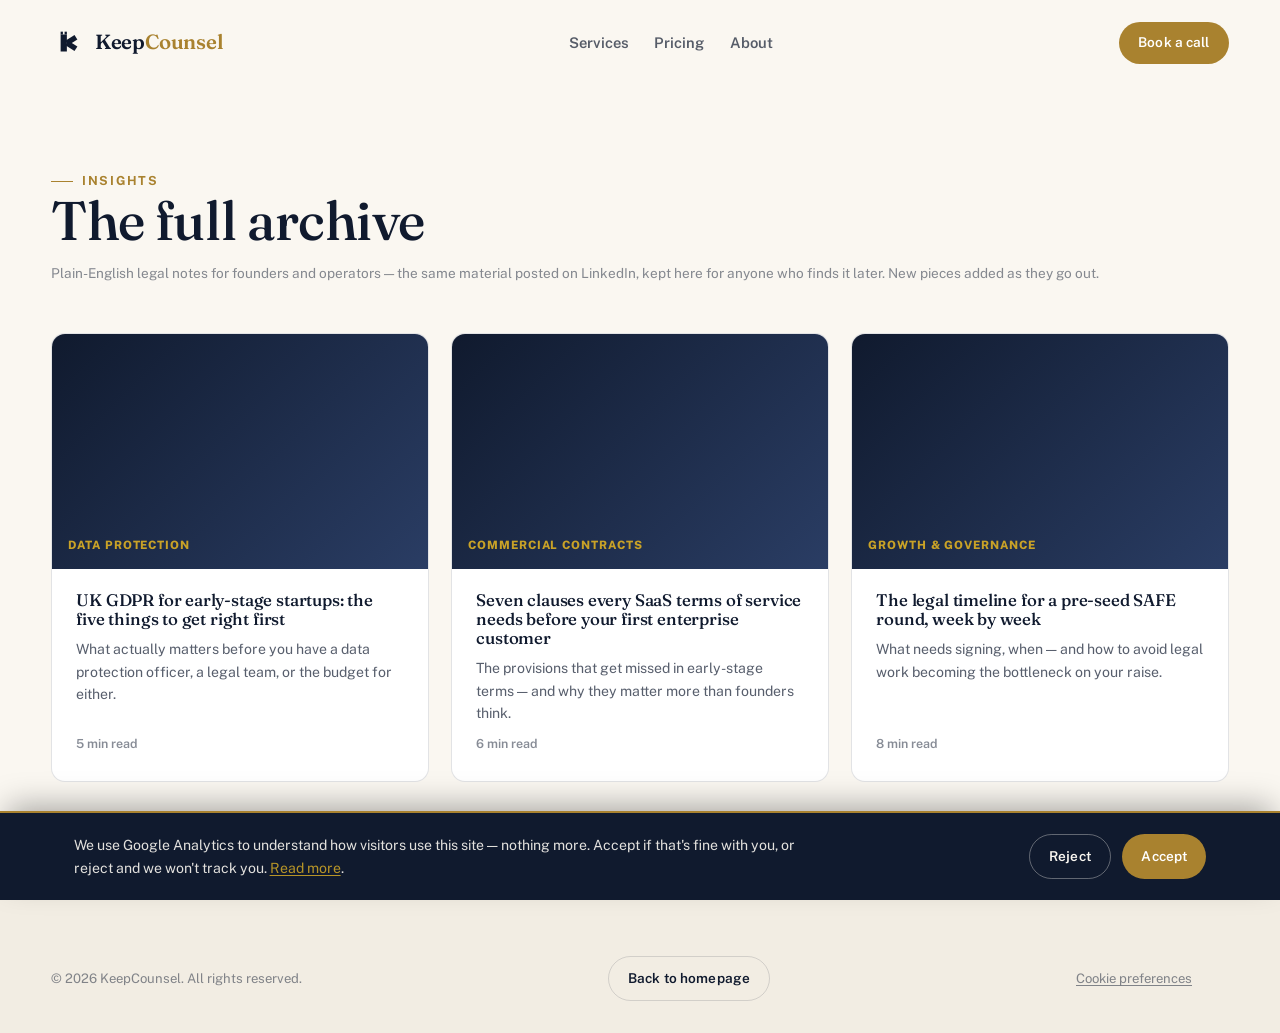
<file: insights/index.html>
<!DOCTYPE html>
<html lang="en-GB">
<head>
<meta charset="UTF-8">
<meta name="viewport" content="width=device-width, initial-scale=1">
<title>Insights Archive — KeepCounsel</title>
<meta name="description" content="Plain-English legal notes for startups, SaaS companies and tech platforms — the same material posted on LinkedIn, archived here.">
<meta name="theme-color" content="#101a2e">
<link rel="icon" href="data:image/svg+xml,%3Csvg xmlns='http://www.w3.org/2000/svg' viewBox='0 0 120 120'%3E%3Crect x='34' y='20' width='8' height='10' fill='%23101a2e'/%3E%3Crect x='48' y='20' width='8' height='10' fill='%23101a2e'/%3E%3Crect x='34' y='30' width='22' height='60' fill='%23101a2e'/%3E%3Cpath d='M56 60 L88 40' stroke='%23101a2e' stroke-width='19'/%3E%3Cpath d='M56 60 L88 80' stroke='%23101a2e' stroke-width='19'/%3E%3C/svg%3E">
<link rel="preload" href="../fonts/public-sans-latin-var.woff2" as="font" type="font/woff2" crossorigin>
<link rel="preload" href="../fonts/fraunces-latin-var.woff2" as="font" type="font/woff2" crossorigin>
<link rel="stylesheet" href="../css/styles.css">
</head>
<body>
<a class="skip-link" href="#main">Skip to content</a>
<header class="site-header is-scrolled">
  <div class="wrap nav-inner">
    <a href="../index.html" class="brand"><span class="brand-mark" aria-hidden="true"><svg viewBox="0 0 120 120" fill="none" xmlns="http://www.w3.org/2000/svg"><rect x="34" y="20" width="8" height="10" fill="currentColor"/><rect x="48" y="20" width="8" height="10" fill="currentColor"/><rect x="34" y="30" width="22" height="60" fill="currentColor"/><path d="M56 60 L88 40" stroke="currentColor" stroke-width="19"/><path d="M56 60 L88 80" stroke="currentColor" stroke-width="19"/></svg></span><span class="brand-word"><span class="brand-keep">Keep</span><span class="brand-counsel">Counsel</span></span></a>
    <nav class="main-nav nav-links-desktop" aria-label="Primary">
      <a href="../index.html#services">Services</a>
      <a href="../index.html#pricing">Pricing</a>
      <a href="../index.html#about">About</a>
    </nav>
    <div class="nav-cta"><a href="../index.html#contact" class="btn btn-gold btn-sm">Book a call</a></div>
  </div>
</header>

<main id="main" class="legal-page">
  <div class="wrap">
    <span class="eyebrow">Insights</span>
    <h1>The full archive</h1>
    <p class="updated">Plain-English legal notes for founders and operators — the same material posted on LinkedIn, kept here for anyone who finds it later. New pieces added as they go out.</p>

    <div class="insight-grid" style="margin-top:3rem;">
      <a class="insight-card" href="gdpr-basics-for-startups.html">
        <div class="insight-media"><span>Data protection</span></div>
        <div class="insight-body">
          <h3>UK GDPR for early-stage startups: the five things to get right first</h3>
          <p>What actually matters before you have a data protection officer, a legal team, or the budget for either.</p>
          <span class="insight-meta">5 min read</span>
        </div>
      </a>
      <a class="insight-card" href="saas-terms-checklist.html">
        <div class="insight-media"><span>Commercial contracts</span></div>
        <div class="insight-body">
          <h3>Seven clauses every SaaS terms of service needs before your first enterprise customer</h3>
          <p>The provisions that get missed in early-stage terms — and why they matter more than founders think.</p>
          <span class="insight-meta">6 min read</span>
        </div>
      </a>
      <a class="insight-card" href="fundraising-legal-timeline.html">
        <div class="insight-media"><span>Growth &amp; governance</span></div>
        <div class="insight-body">
          <h3>The legal timeline for a pre-seed SAFE round, week by week</h3>
          <p>What needs signing, when — and how to avoid legal work becoming the bottleneck on your raise.</p>
          <span class="insight-meta">8 min read</span>
        </div>
      </a>
    </div>

  </div>
</main>

<footer class="site-footer">
  <div class="wrap footer-bottom" style="border-top:none;padding-top:0;margin-top:0;">
    <span>© <span data-year>2026</span> KeepCounsel. All rights reserved.</span>
    <a href="../index.html" class="btn btn-ghost btn-sm">Back to homepage</a>
  </div>
</footer>
<script src="../js/main.js"></script>
<script src="../js/cookie-consent.js" defer></script>
</body>
</html>
</file>
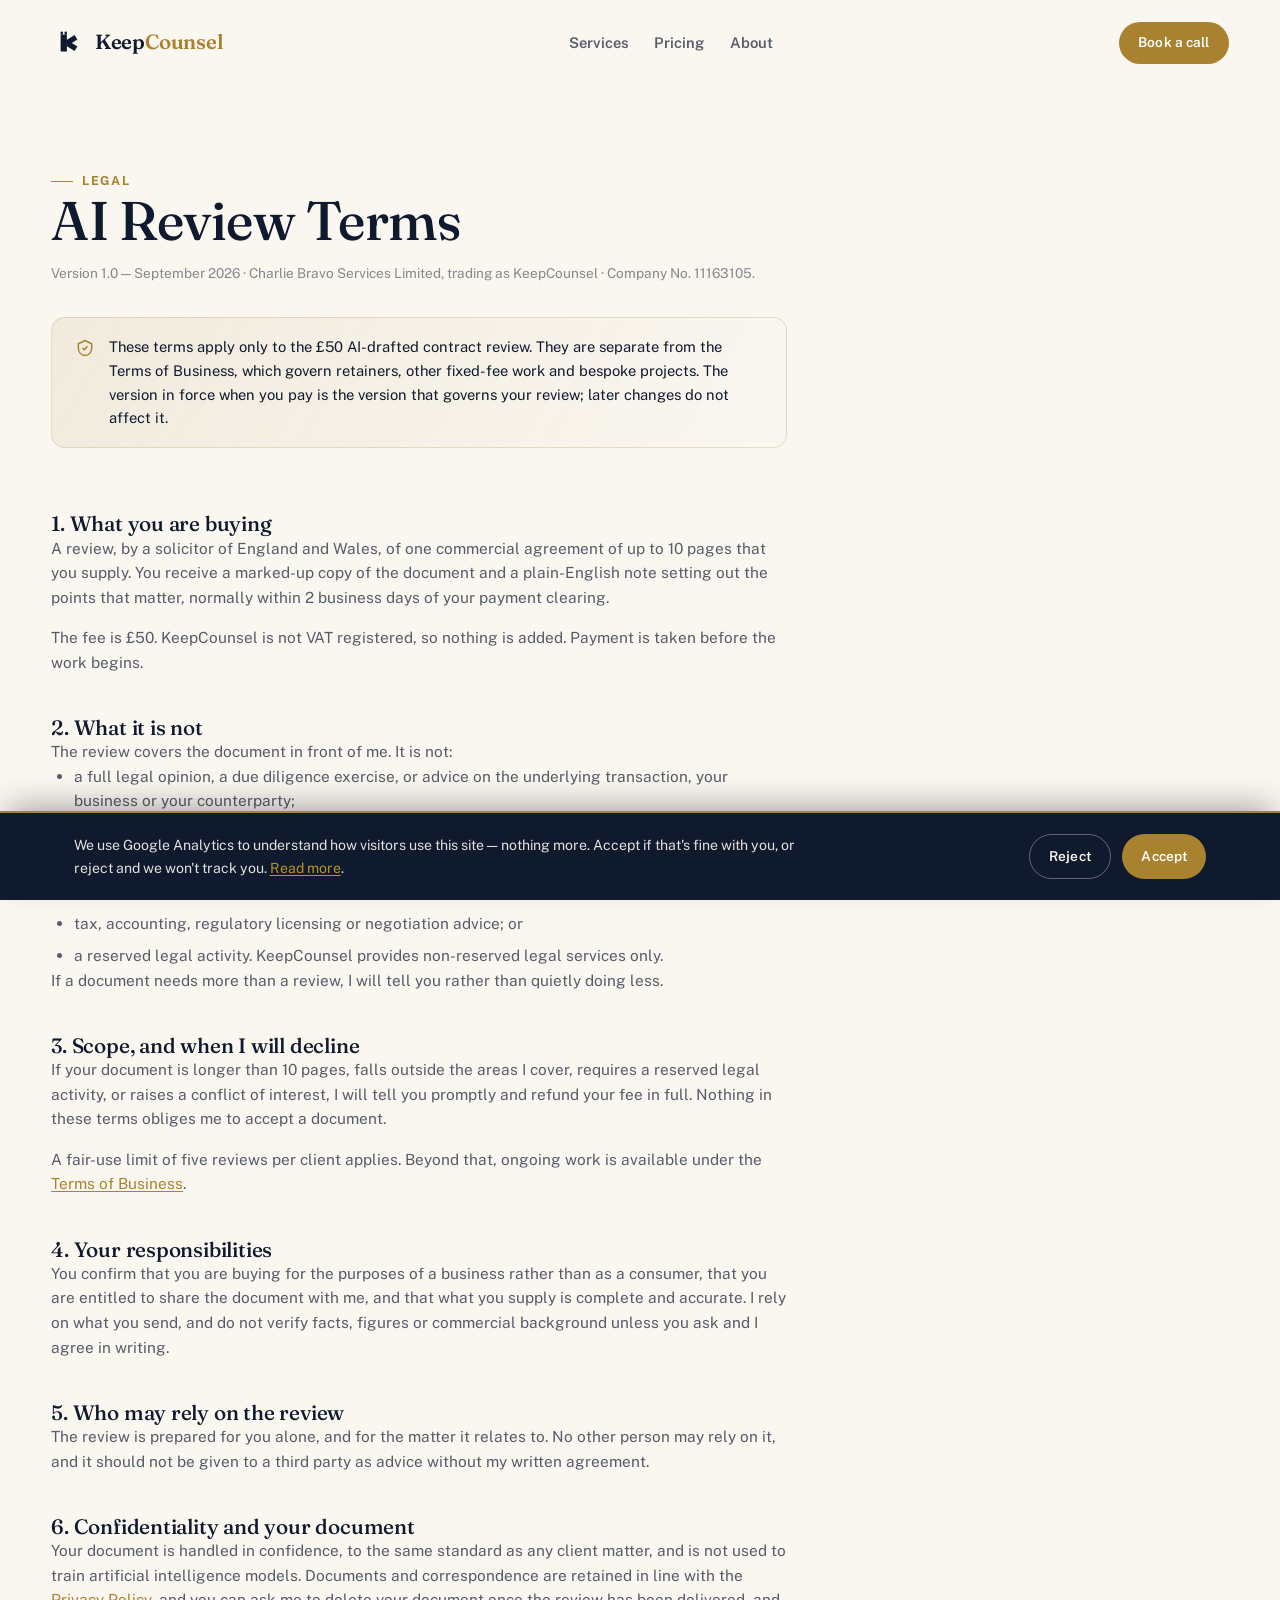
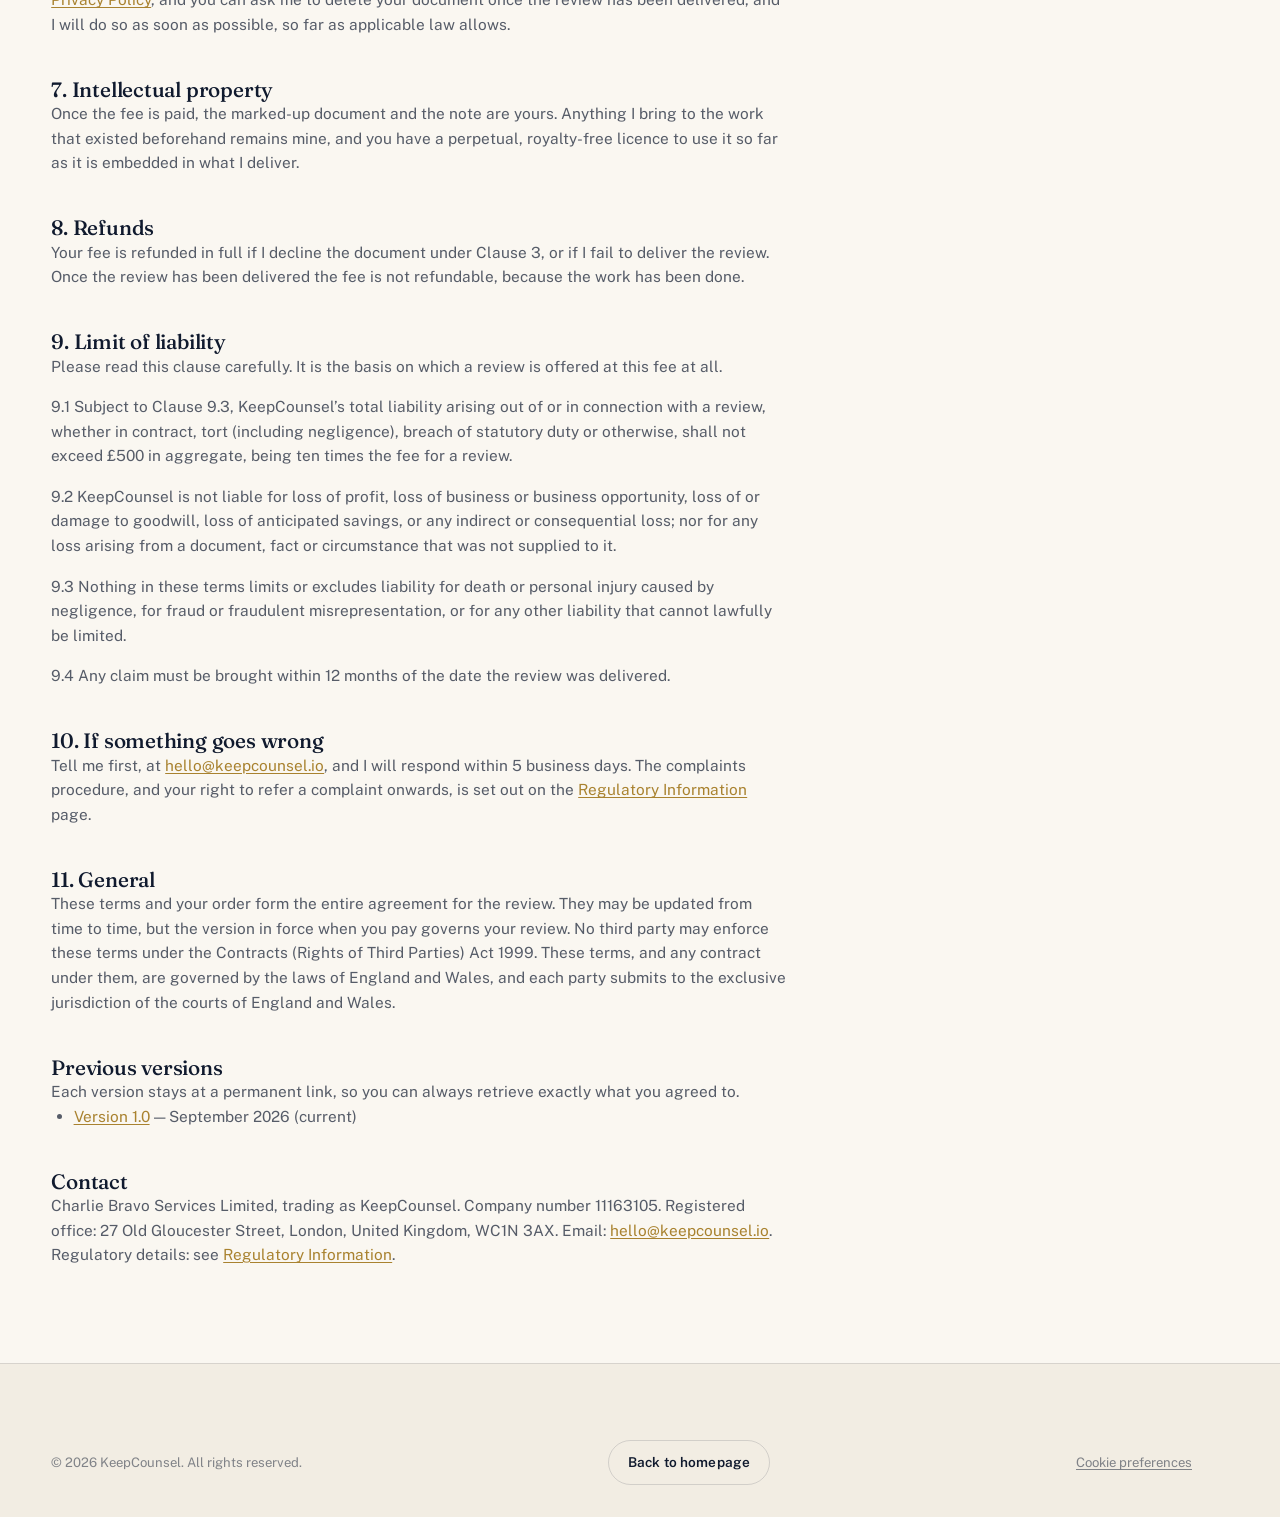
<file: ai-review-terms.html>
<!DOCTYPE html>
<html lang="en-GB">
<head>
<meta charset="UTF-8">
<meta name="viewport" content="width=device-width, initial-scale=1">
<title>AI Review Terms — KeepCounsel</title>
<meta name="description" content="The terms that apply to KeepCounsel's fixed-fee AI-drafted contract review.">
<meta name="theme-color" content="#101a2e">
<link rel="icon" href="data:image/svg+xml,%3Csvg xmlns='http://www.w3.org/2000/svg' viewBox='0 0 120 120'%3E%3Crect x='34' y='20' width='8' height='10' fill='%23101a2e'/%3E%3Crect x='48' y='20' width='8' height='10' fill='%23101a2e'/%3E%3Crect x='34' y='30' width='22' height='60' fill='%23101a2e'/%3E%3Cpath d='M56 60 L88 40' stroke='%23101a2e' stroke-width='19'/%3E%3Cpath d='M56 60 L88 80' stroke='%23101a2e' stroke-width='19'/%3E%3C/svg%3E">
<link rel="preload" href="fonts/public-sans-latin-var.woff2" as="font" type="font/woff2" crossorigin>
<link rel="preload" href="fonts/fraunces-latin-var.woff2" as="font" type="font/woff2" crossorigin>
<link rel="stylesheet" href="css/styles.css">
</head>
<body>
<a class="skip-link" href="#main">Skip to content</a>
<header class="site-header is-scrolled">
  <div class="wrap nav-inner">
    <a href="index.html" class="brand"><span class="brand-mark" aria-hidden="true"><svg viewBox="0 0 120 120" fill="none" xmlns="http://www.w3.org/2000/svg"><rect x="34" y="20" width="8" height="10" fill="currentColor"/><rect x="48" y="20" width="8" height="10" fill="currentColor"/><rect x="34" y="30" width="22" height="60" fill="currentColor"/><path d="M56 60 L88 40" stroke="currentColor" stroke-width="19"/><path d="M56 60 L88 80" stroke="currentColor" stroke-width="19"/></svg></span><span class="brand-word"><span class="brand-keep">Keep</span><span class="brand-counsel">Counsel</span></span></a>
    <nav class="main-nav nav-links-desktop" aria-label="Primary">
      <a href="index.html#services">Services</a>
      <a href="index.html#pricing">Pricing</a>
      <a href="index.html#about">About</a>
    </nav>
    <div class="nav-cta"><a href="index.html#contact" class="btn btn-gold btn-sm">Book a call</a></div>
  </div>
</header>

<main id="main" class="legal-page">
  <div class="wrap">
    <span class="eyebrow">Legal</span>
    <h1>AI Review Terms</h1>
    <p class="updated">Version 1.0 &mdash; September 2026 &middot; Charlie Bravo Services Limited, trading as KeepCounsel &middot; Company No. 11163105.</p>

    <div class="legal-brief">
      <svg width="20" height="20" viewBox="0 0 24 24" fill="none" stroke="currentColor" stroke-width="1.8"><path d="M9 12l2 2 4-4M12 3l8 4v5c0 5-3.4 8.6-8 9-4.6-.4-8-4-8-9V7l8-4Z"/></svg>
      <p>These terms apply only to the &pound;50 AI-drafted contract review. They are separate from the Terms of Business, which govern retainers, other fixed-fee work and bespoke projects. The version in force when you pay is the version that governs your review; later changes do not affect it.</p>
    </div>

    <div class="legal-body">
      <section>
        <h2>1. What you are buying</h2>
        <p>A review, by a solicitor of England and Wales, of one commercial agreement of up to 10 pages that you supply. You receive a marked-up copy of the document and a plain-English note setting out the points that matter, normally within 2 business days of your payment clearing.</p>
        <p>The fee is &pound;50. KeepCounsel is not VAT registered, so nothing is added. Payment is taken before the work begins.</p>
      </section>
      <section>
        <h2>2. What it is not</h2>
        <p>The review covers the document in front of me. It is not:</p>
        <ul>
          <li>a full legal opinion, a due diligence exercise, or advice on the underlying transaction, your business or your counterparty;</li>
          <li>advice on documents referred to but not supplied, such as schedules, policies or agreements incorporated by reference;</li>
          <li>advice on the law of any jurisdiction other than England and Wales;</li>
          <li>tax, accounting, regulatory licensing or negotiation advice; or</li>
          <li>a reserved legal activity. KeepCounsel provides non-reserved legal services only.</li>
        </ul>
        <p>If a document needs more than a review, I will tell you rather than quietly doing less.</p>
      </section>
      <section>
        <h2>3. Scope, and when I will decline</h2>
        <p>If your document is longer than 10 pages, falls outside the areas I cover, requires a reserved legal activity, or raises a conflict of interest, I will tell you promptly and refund your fee in full. Nothing in these terms obliges me to accept a document.</p>
        <p>A fair-use limit of five reviews per client applies. Beyond that, ongoing work is available under the <a href="terms-of-business.html">Terms of Business</a>.</p>
      </section>
      <section>
        <h2>4. Your responsibilities</h2>
        <p>You confirm that you are buying for the purposes of a business rather than as a consumer, that you are entitled to share the document with me, and that what you supply is complete and accurate. I rely on what you send, and do not verify facts, figures or commercial background unless you ask and I agree in writing.</p>
      </section>
      <section>
        <h2>5. Who may rely on the review</h2>
        <p>The review is prepared for you alone, and for the matter it relates to. No other person may rely on it, and it should not be given to a third party as advice without my written agreement.</p>
      </section>
      <section>
        <h2>6. Confidentiality and your document</h2>
        <p>Your document is handled in confidence, to the same standard as any client matter, and is not used to train artificial intelligence models. Documents and correspondence are retained in line with the <a href="privacy.html">Privacy Policy</a>, and you can ask me to delete your document once the review has been delivered, and I will do so as soon as possible, so far as applicable law allows.</p>
      </section>
      <section>
        <h2>7. Intellectual property</h2>
        <p>Once the fee is paid, the marked-up document and the note are yours. Anything I bring to the work that existed beforehand remains mine, and you have a perpetual, royalty-free licence to use it so far as it is embedded in what I deliver.</p>
      </section>
      <section>
        <h2>8. Refunds</h2>
        <p>Your fee is refunded in full if I decline the document under Clause 3, or if I fail to deliver the review. Once the review has been delivered the fee is not refundable, because the work has been done.</p>
      </section>
      <section>
        <h2>9. Limit of liability</h2>
        <p>Please read this clause carefully. It is the basis on which a review is offered at this fee at all.</p>
        <p>9.1 Subject to Clause 9.3, KeepCounsel&rsquo;s total liability arising out of or in connection with a review, whether in contract, tort (including negligence), breach of statutory duty or otherwise, shall not exceed &pound;500 in aggregate, being ten times the fee for a review.</p>
        <p>9.2 KeepCounsel is not liable for loss of profit, loss of business or business opportunity, loss of or damage to goodwill, loss of anticipated savings, or any indirect or consequential loss; nor for any loss arising from a document, fact or circumstance that was not supplied to it.</p>
        <p>9.3 Nothing in these terms limits or excludes liability for death or personal injury caused by negligence, for fraud or fraudulent misrepresentation, or for any other liability that cannot lawfully be limited.</p>
        <p>9.4 Any claim must be brought within 12 months of the date the review was delivered.</p>
      </section>
      <section>
        <h2>10. If something goes wrong</h2>
        <p>Tell me first, at <a href="mailto:hello@keepcounsel.io">hello@keepcounsel.io</a>, and I will respond within 5 business days. The complaints procedure, and your right to refer a complaint onwards, is set out on the <a href="complaints.html">Regulatory Information</a> page.</p>
      </section>
      <section>
        <h2>11. General</h2>
        <p>These terms and your order form the entire agreement for the review. They may be updated from time to time, but the version in force when you pay governs your review. No third party may enforce these terms under the Contracts (Rights of Third Parties) Act 1999. These terms, and any contract under them, are governed by the laws of England and Wales, and each party submits to the exclusive jurisdiction of the courts of England and Wales.</p>
      </section>
      <section>
        <h2>Previous versions</h2>
        <p>Each version stays at a permanent link, so you can always retrieve exactly what you agreed to.</p>
        <ul>
          <li><a href="downloads/ai-review-terms-v1-0.html">Version 1.0</a> &mdash; September 2026 (current)</li>
        </ul>
      </section>
      <section>
        <h2>Contact</h2>
        <p>Charlie Bravo Services Limited, trading as KeepCounsel. Company number 11163105. Registered office: 27 Old Gloucester Street, London, United Kingdom, WC1N 3AX. Email: <a href="mailto:hello@keepcounsel.io">hello@keepcounsel.io</a>. Regulatory details: see <a href="complaints.html">Regulatory Information</a>.</p>
      </section>
    </div>
  </div>
</main>
<footer class="site-footer">
  <div class="wrap footer-bottom" style="border-top:none;padding-top:0;margin-top:0;">
    <span>© <span data-year>2026</span> KeepCounsel. All rights reserved.</span>
    <a href="index.html" class="btn btn-ghost btn-sm">Back to homepage</a>
  </div>
</footer>
<script src="js/main.js"></script>
<script src="js/cookie-consent.js" defer></script>
</body>
</html>
</file>
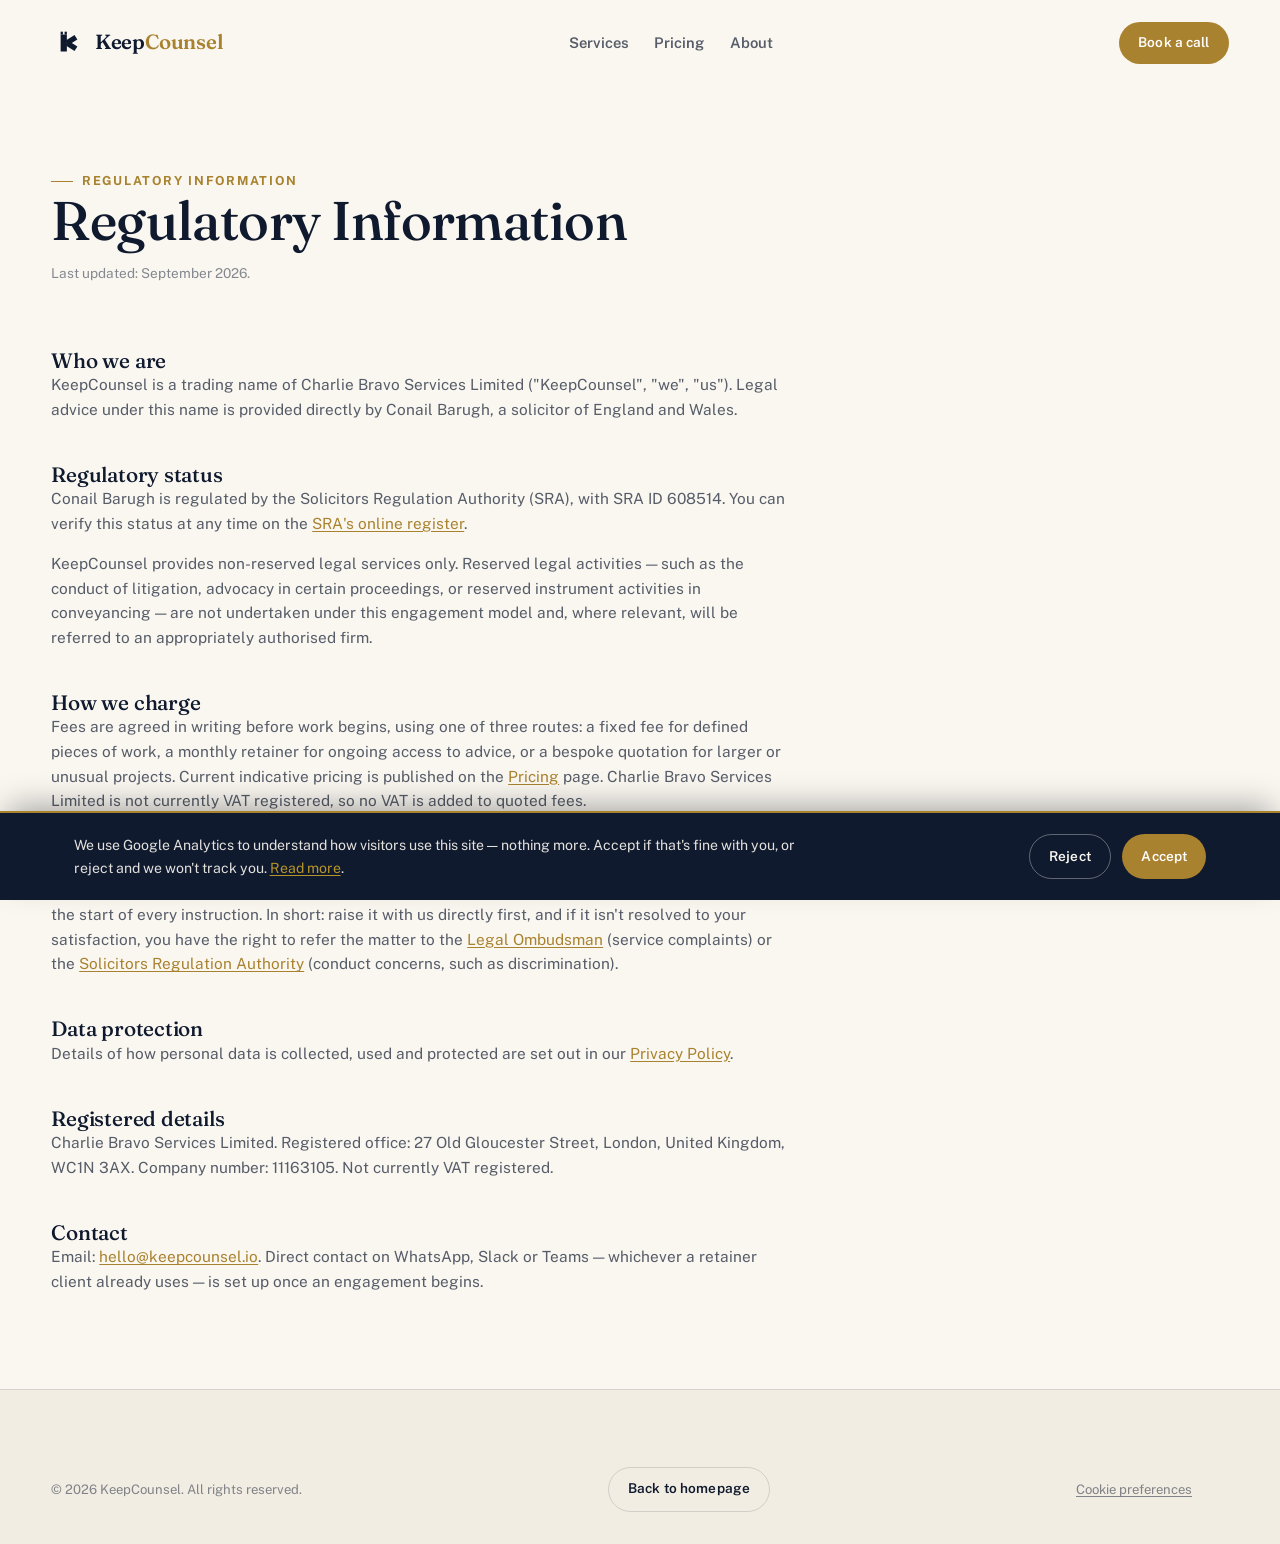
<file: complaints.html>
<!DOCTYPE html>
<html lang="en-GB">
<head>
<meta charset="UTF-8">
<meta name="viewport" content="width=device-width, initial-scale=1">
<title>Regulatory Information — KeepCounsel</title>
<meta name="description" content="Regulatory status for KeepCounsel, a trading name of Charlie Bravo Services Limited.">
<meta name="theme-color" content="#101a2e">
<link rel="icon" href="data:image/svg+xml,%3Csvg xmlns='http://www.w3.org/2000/svg' viewBox='0 0 120 120'%3E%3Crect x='34' y='20' width='8' height='10' fill='%23101a2e'/%3E%3Crect x='48' y='20' width='8' height='10' fill='%23101a2e'/%3E%3Crect x='34' y='30' width='22' height='60' fill='%23101a2e'/%3E%3Cpath d='M56 60 L88 40' stroke='%23101a2e' stroke-width='19'/%3E%3Cpath d='M56 60 L88 80' stroke='%23101a2e' stroke-width='19'/%3E%3C/svg%3E">
<link rel="preload" href="fonts/public-sans-latin-var.woff2" as="font" type="font/woff2" crossorigin>
<link rel="preload" href="fonts/fraunces-latin-var.woff2" as="font" type="font/woff2" crossorigin>
<link rel="stylesheet" href="css/styles.css">
</head>
<body>
<a class="skip-link" href="#main">Skip to content</a>
<header class="site-header is-scrolled">
  <div class="wrap nav-inner">
    <a href="index.html" class="brand"><span class="brand-mark" aria-hidden="true"><svg viewBox="0 0 120 120" fill="none" xmlns="http://www.w3.org/2000/svg"><rect x="34" y="20" width="8" height="10" fill="currentColor"/><rect x="48" y="20" width="8" height="10" fill="currentColor"/><rect x="34" y="30" width="22" height="60" fill="currentColor"/><path d="M56 60 L88 40" stroke="currentColor" stroke-width="19"/><path d="M56 60 L88 80" stroke="currentColor" stroke-width="19"/></svg></span><span class="brand-word"><span class="brand-keep">Keep</span><span class="brand-counsel">Counsel</span></span></a>
    <nav class="main-nav nav-links-desktop" aria-label="Primary">
      <a href="index.html#services">Services</a>
      <a href="index.html#pricing">Pricing</a>
      <a href="index.html#about">About</a>
    </nav>
    <div class="nav-cta"><a href="index.html#contact" class="btn btn-gold btn-sm">Book a call</a></div>
  </div>
</header>

<main id="main" class="legal-page">
  <div class="wrap">
    <span class="eyebrow">Regulatory information</span>
    <h1>Regulatory Information</h1>
    <p class="updated">Last updated: September 2026.</p>

    <div class="legal-body">
      <section>
        <h2>Who we are</h2>
        <p>KeepCounsel is a trading name of Charlie Bravo Services Limited ("KeepCounsel", "we", "us"). Legal advice under this name is provided directly by Conail Barugh, a solicitor of England and Wales.</p>
      </section>

      <section>
        <h2>Regulatory status</h2>
        <p>Conail Barugh is regulated by the Solicitors Regulation Authority (SRA), with SRA ID 608514. You can verify this status at any time on the <a href="https://www.sra.org.uk/consumers/register/" target="_blank" rel="noopener">SRA's online register</a>.</p>
        <p>KeepCounsel provides non-reserved legal services only. Reserved legal activities — such as the conduct of litigation, advocacy in certain proceedings, or reserved instrument activities in conveyancing — are not undertaken under this engagement model and, where relevant, will be referred to an appropriately authorised firm.</p>
      </section>

      <section>
        <h2>How we charge</h2>
        <p>Fees are agreed in writing before work begins, using one of three routes: a fixed fee for defined pieces of work, a monthly retainer for ongoing access to advice, or a bespoke quotation for larger or unusual projects. Current indicative pricing is published on the <a href="index.html#pricing">Pricing</a> page. Charlie Bravo Services Limited is not currently VAT registered, so no VAT is added to quoted fees.</p>
      </section>

      <section>
        <h2>If something goes wrong</h2>
        <p>Our complaints procedure is set out in full within your Order Form and Terms of Business, provided at the start of every instruction. In short: raise it with us directly first, and if it isn't resolved to your satisfaction, you have the right to refer the matter to the <a href="https://www.legalombudsman.org.uk/" target="_blank" rel="noopener">Legal Ombudsman</a> (service complaints) or the <a href="https://www.sra.org.uk/consumers/problems/report-solicitor/" target="_blank" rel="noopener">Solicitors Regulation Authority</a> (conduct concerns, such as discrimination).</p>
      </section>

      <section>
        <h2>Data protection</h2>
        <p>Details of how personal data is collected, used and protected are set out in our <a href="privacy.html">Privacy Policy</a>.</p>
      </section>

      <section>
        <h2>Registered details</h2>
        <p>Charlie Bravo Services Limited. Registered office: 27 Old Gloucester Street, London, United Kingdom, WC1N 3AX. Company number: 11163105. Not currently VAT registered.</p>
      </section>

      <section>
        <h2>Contact</h2>
        <p>Email: <a href="mailto:hello@keepcounsel.io">hello@keepcounsel.io</a>. Direct contact on WhatsApp, Slack or Teams — whichever a retainer client already uses — is set up once an engagement begins.</p>
      </section>
    </div>
  </div>
</main>

<footer class="site-footer">
  <div class="wrap footer-bottom" style="border-top:none;padding-top:0;margin-top:0;">
    <span>© <span data-year>2026</span> KeepCounsel. All rights reserved.</span>
    <a href="index.html" class="btn btn-ghost btn-sm">Back to homepage</a>
  </div>
</footer>
<script src="js/main.js"></script>
<script src="js/cookie-consent.js" defer></script>
</body>
</html>
</file>
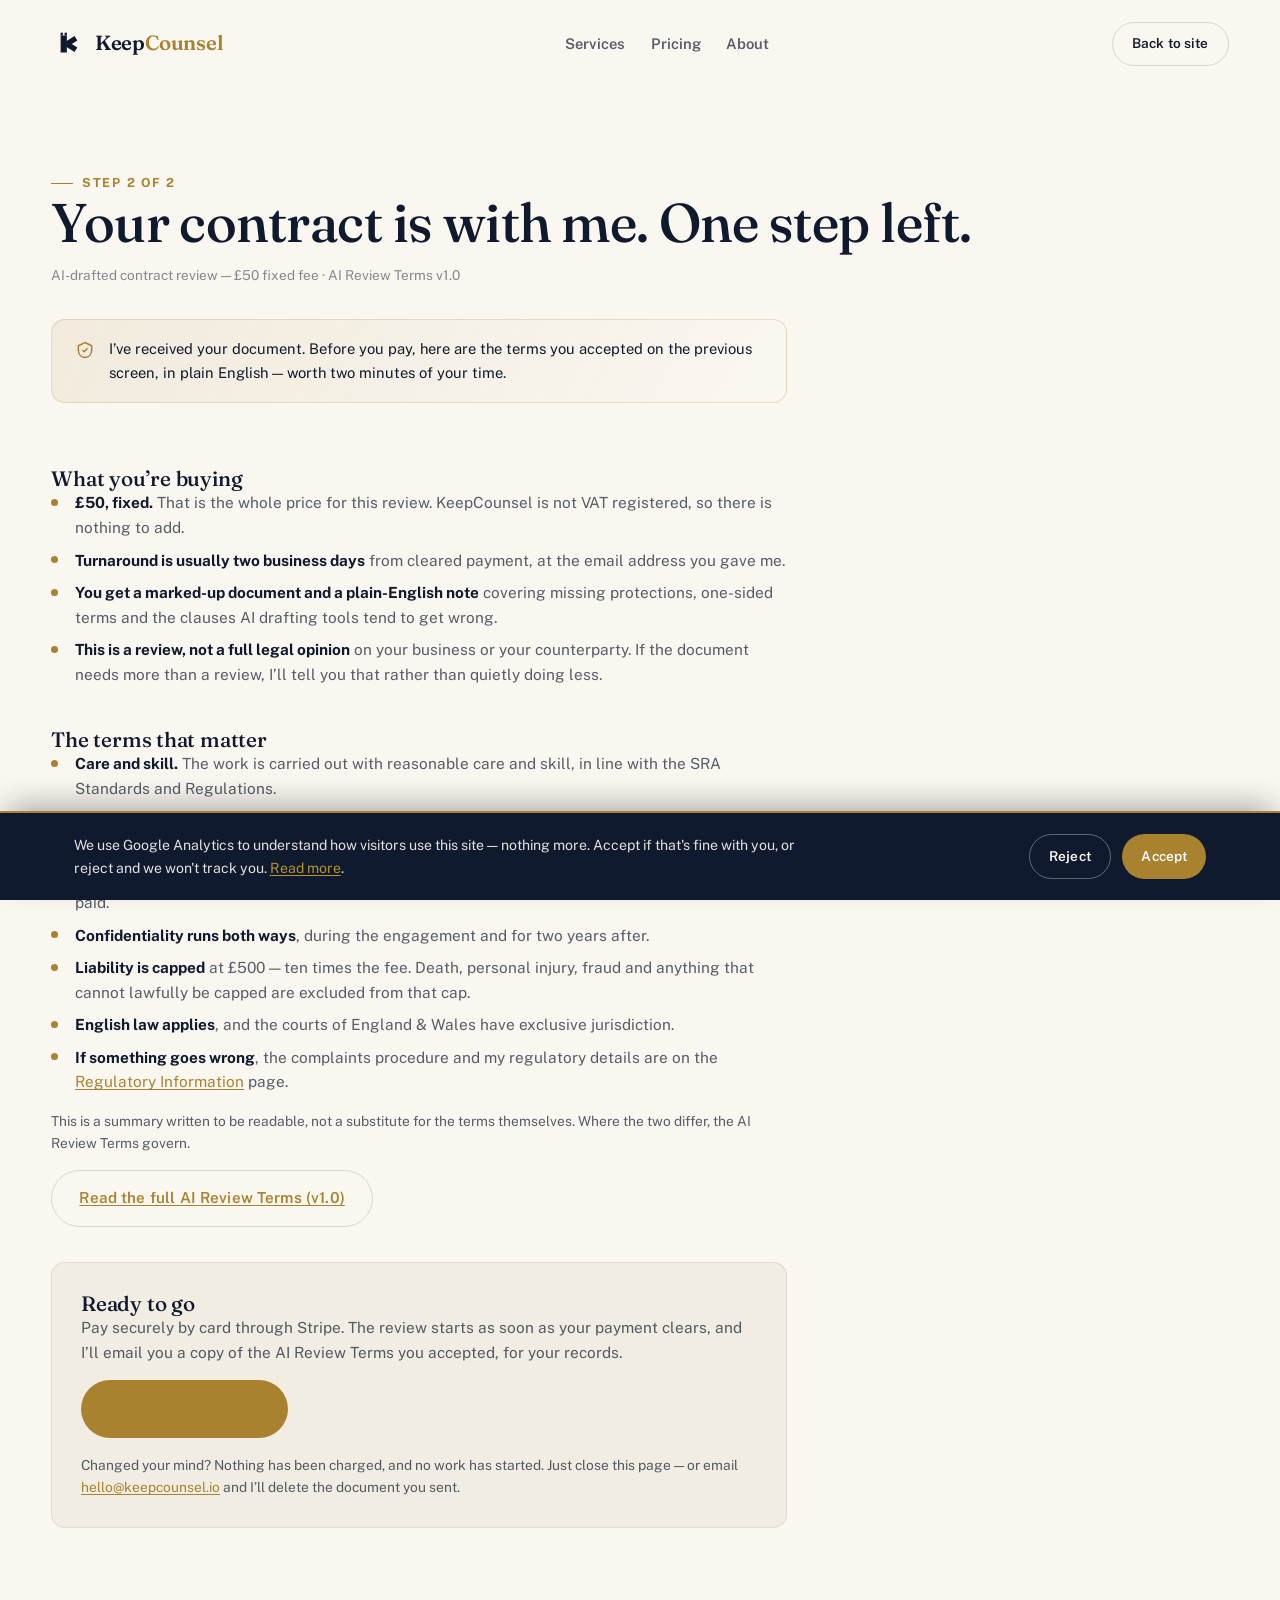
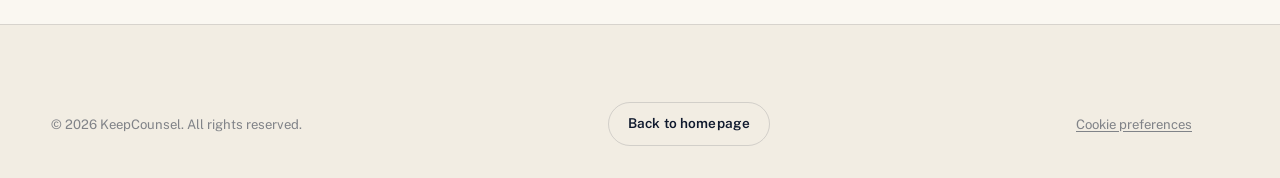
<file: confirm-order.html>
<!DOCTYPE html>
<html lang="en-GB">
<head>
<meta charset="UTF-8">
<meta name="viewport" content="width=device-width, initial-scale=1">
<title>Confirm your order — KeepCounsel</title>
<meta name="description" content="Review the terms for your AI-drafted contract review before paying.">
<meta name="theme-color" content="#101a2e">
<meta name="robots" content="noindex">
<link rel="icon" href="data:image/svg+xml,%3Csvg xmlns='http://www.w3.org/2000/svg' viewBox='0 0 120 120'%3E%3Crect x='34' y='20' width='8' height='10' fill='%23101a2e'/%3E%3Crect x='48' y='20' width='8' height='10' fill='%23101a2e'/%3E%3Crect x='34' y='30' width='22' height='60' fill='%23101a2e'/%3E%3Cpath d='M56 60 L88 40' stroke='%23101a2e' stroke-width='19'/%3E%3Cpath d='M56 60 L88 80' stroke='%23101a2e' stroke-width='19'/%3E%3C/svg%3E">
<link rel="preload" href="fonts/public-sans-latin-var.woff2" as="font" type="font/woff2" crossorigin>
<link rel="preload" href="fonts/fraunces-latin-var.woff2" as="font" type="font/woff2" crossorigin>
<link rel="stylesheet" href="css/styles.css">
</head>
<body>
<a class="skip-link" href="#main">Skip to content</a>
<header class="site-header is-scrolled">
  <div class="wrap nav-inner">
    <a href="index.html" class="brand"><span class="brand-mark" aria-hidden="true"><svg viewBox="0 0 120 120" fill="none" xmlns="http://www.w3.org/2000/svg"><rect x="34" y="20" width="8" height="10" fill="currentColor"/><rect x="48" y="20" width="8" height="10" fill="currentColor"/><rect x="34" y="30" width="22" height="60" fill="currentColor"/><path d="M56 60 L88 40" stroke="currentColor" stroke-width="19"/><path d="M56 60 L88 80" stroke="currentColor" stroke-width="19"/></svg></span><span class="brand-word"><span class="brand-keep">Keep</span><span class="brand-counsel">Counsel</span></span></a>
    <nav class="main-nav nav-links-desktop" aria-label="Primary">
      <a href="index.html#services">Services</a>
      <a href="index.html#pricing">Pricing</a>
      <a href="index.html#about">About</a>
    </nav>
    <div class="nav-cta"><a href="index.html#contact" class="btn btn-ghost btn-sm">Back to site</a></div>
  </div>
</header>

<main id="main" class="legal-page">
  <div class="wrap">
    <span class="eyebrow">Step 2 of 2</span>
    <h1>Your contract is with me. One step left.</h1>
    <p class="updated">AI-drafted contract review &mdash; &pound;50 fixed fee &middot; AI Review Terms v1.0</p>

    <div class="legal-brief">
      <svg width="20" height="20" viewBox="0 0 24 24" fill="none" stroke="currentColor" stroke-width="1.8"><path d="M9 12l2 2 4-4M12 3l8 4v5c0 5-3.4 8.6-8 9-4.6-.4-8-4-8-9V7l8-4Z"/></svg>
      <p>I&rsquo;ve received your document. Before you pay, here are the terms you accepted on the previous screen, in plain English &mdash; worth two minutes of your time.</p>
    </div>

    <div class="legal-body">
      <section>
        <h2>What you&rsquo;re buying</h2>
        <ul class="order-terms">
          <li><strong>&pound;50, fixed.</strong> That is the whole price for this review. KeepCounsel is not VAT registered, so there is nothing to add.</li>
          <li><strong>Turnaround is usually two business days</strong> from cleared payment, at the email address you gave me.</li>
          <li><strong>You get a marked-up document and a plain-English note</strong> covering missing protections, one-sided terms and the clauses AI drafting tools tend to get wrong.</li>
          <li><strong>This is a review, not a full legal opinion</strong> on your business or your counterparty. If the document needs more than a review, I&rsquo;ll tell you that rather than quietly doing less.</li>
        </ul>
      </section>

      <section>
        <h2>The terms that matter</h2>
        <ul class="order-terms">
          <li><strong>Care and skill.</strong> The work is carried out with reasonable care and skill, in line with the SRA Standards and Regulations.</li>
          <li><strong>Non-reserved services only.</strong> If your matter needs a reserved legal activity, I&rsquo;ll say so and help you find someone authorised &mdash; at no cost to you.</li>
          <li><strong>You own the output.</strong> Intellectual property in what I produce for you transfers to you once the fee is paid.</li>
          <li><strong>Confidentiality runs both ways</strong>, during the engagement and for two years after.</li>
          <li><strong>Liability is capped</strong> at &pound;500 &mdash; ten times the fee. Death, personal injury, fraud and anything that cannot lawfully be capped are excluded from that cap.</li>
          <li><strong>English law applies</strong>, and the courts of England &amp; Wales have exclusive jurisdiction.</li>
          <li><strong>If something goes wrong</strong>, the complaints procedure and my regulatory details are on the <a href="complaints.html">Regulatory Information</a> page.</li>
        </ul>
        <p class="order-caveat">This is a summary written to be readable, not a substitute for the terms themselves. Where the two differ, the AI Review Terms govern.</p>
        <p><a href="ai-review-terms.html" class="btn btn-ghost" target="_blank" rel="noopener">Read the full AI Review Terms (v1.0)</a></p>
      </section>

      <section class="order-pay">
        <h2>Ready to go</h2>
        <p>Pay securely by card through Stripe. The review starts as soon as your payment clears, and I&rsquo;ll email you a copy of the AI Review Terms you accepted, for your records.</p>
        <p><a href="https://buy.stripe.com/6oU4gA4nI8EOfm19gv87K02" class="btn btn-gold btn-pay">Pay &pound;50 securely</a></p>
        <p class="order-caveat">Changed your mind? Nothing has been charged, and no work has started. Just close this page &mdash; or email <a href="mailto:hello@keepcounsel.io">hello@keepcounsel.io</a> and I&rsquo;ll delete the document you sent.</p>
      </section>
    </div>
  </div>
</main>

<footer class="site-footer">
  <div class="wrap footer-bottom" style="border-top:none;padding-top:0;margin-top:0;">
    <span>&copy; <span data-year>2026</span> KeepCounsel. All rights reserved.</span>
    <a href="index.html" class="btn btn-ghost btn-sm">Back to homepage</a>
  </div>
</footer>
<script src="js/main.js"></script>
<script src="js/cookie-consent.js" defer></script>
</body>
</html>
</file>
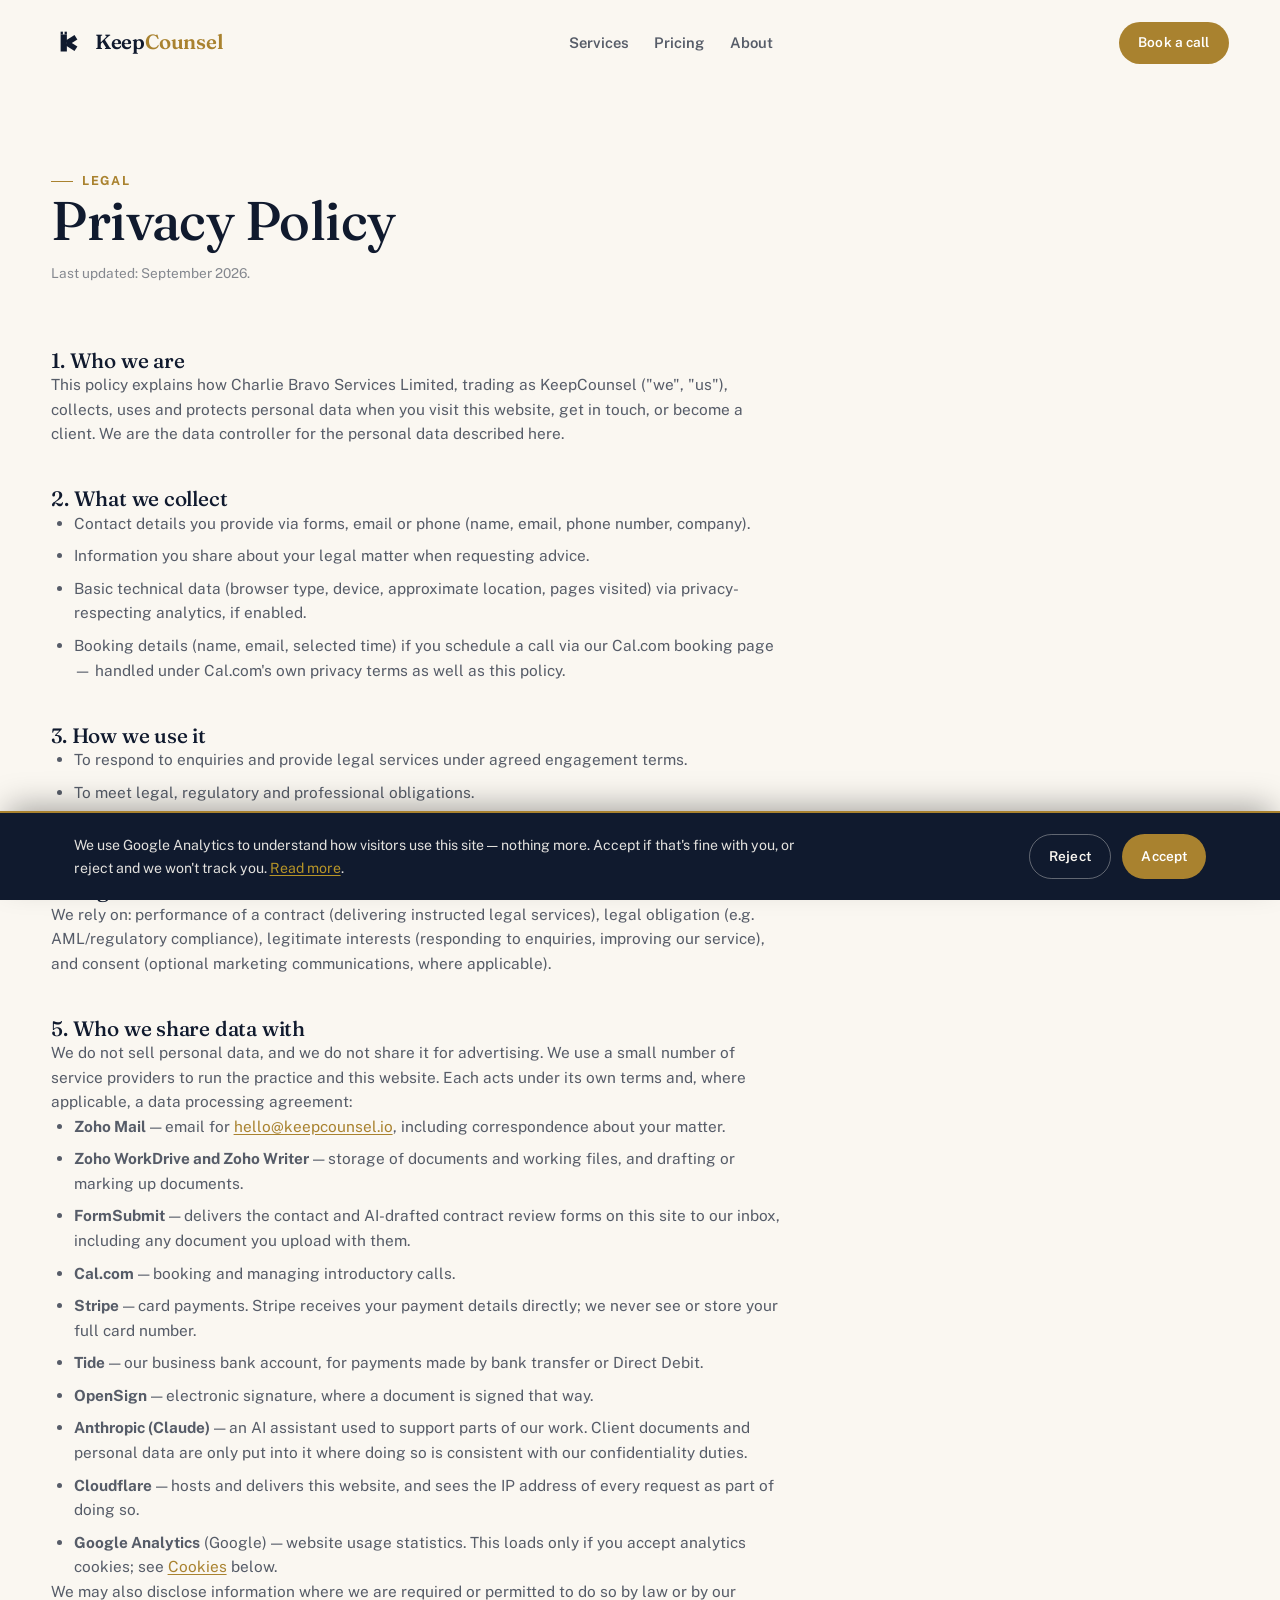
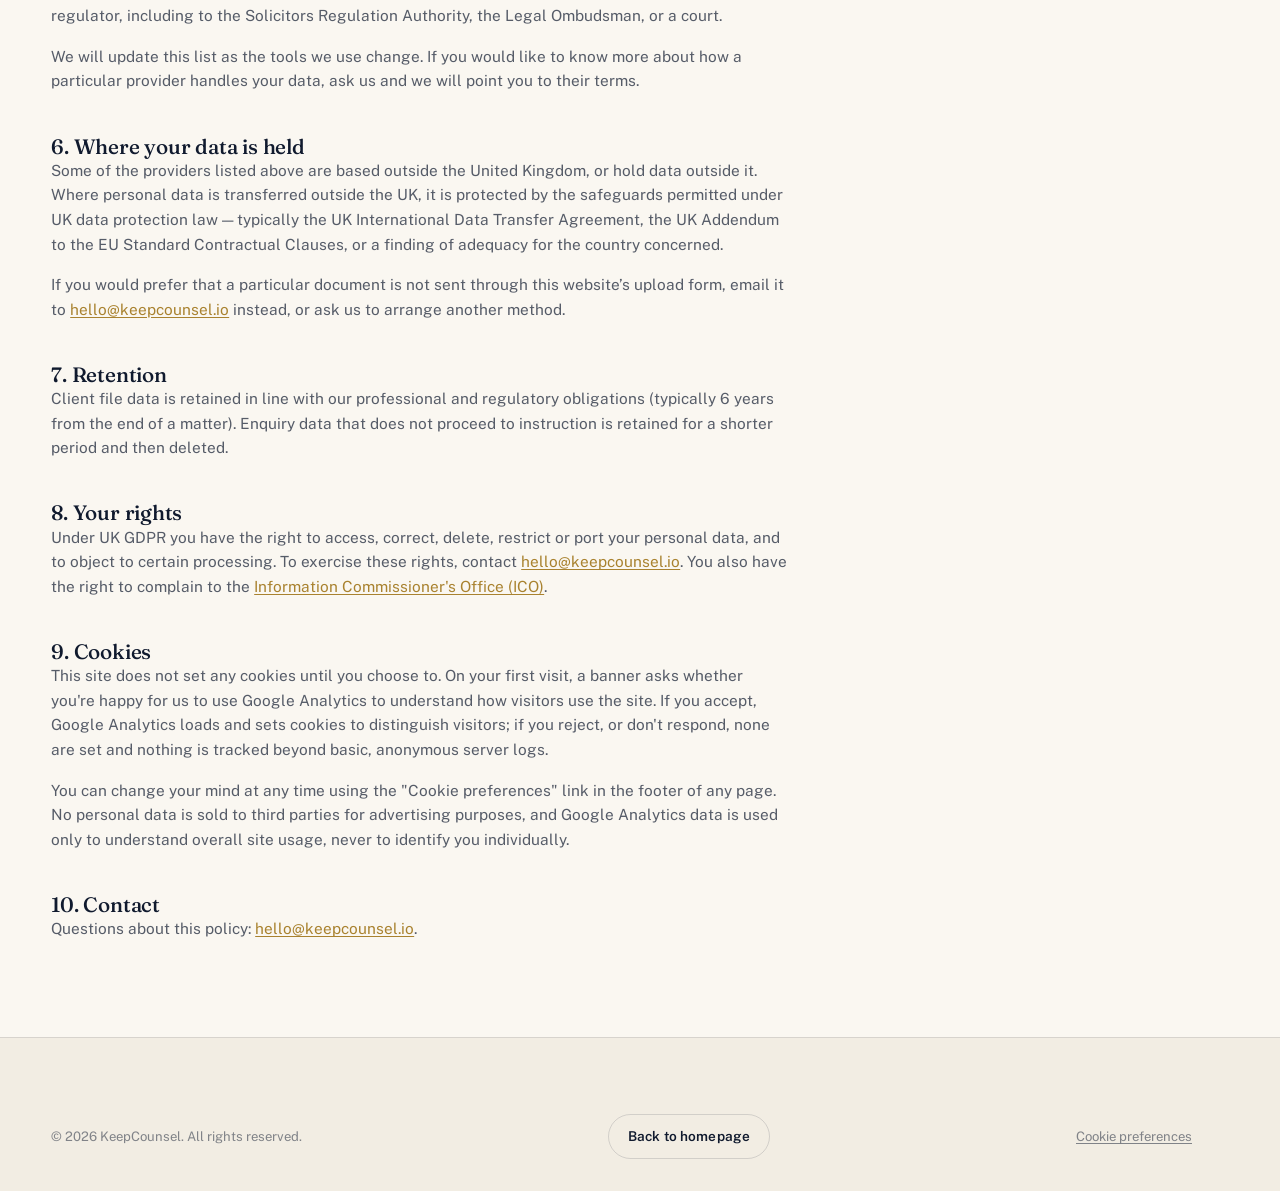
<file: privacy.html>
<!DOCTYPE html>
<html lang="en-GB">
<head>
<meta charset="UTF-8">
<meta name="viewport" content="width=device-width, initial-scale=1">
<title>Privacy Policy — KeepCounsel</title>
<meta name="theme-color" content="#101a2e">
<link rel="icon" href="data:image/svg+xml,%3Csvg xmlns='http://www.w3.org/2000/svg' viewBox='0 0 120 120'%3E%3Crect x='34' y='20' width='8' height='10' fill='%23101a2e'/%3E%3Crect x='48' y='20' width='8' height='10' fill='%23101a2e'/%3E%3Crect x='34' y='30' width='22' height='60' fill='%23101a2e'/%3E%3Cpath d='M56 60 L88 40' stroke='%23101a2e' stroke-width='19'/%3E%3Cpath d='M56 60 L88 80' stroke='%23101a2e' stroke-width='19'/%3E%3C/svg%3E">
<link rel="preload" href="fonts/public-sans-latin-var.woff2" as="font" type="font/woff2" crossorigin>
<link rel="preload" href="fonts/fraunces-latin-var.woff2" as="font" type="font/woff2" crossorigin>
<link rel="stylesheet" href="css/styles.css">
</head>
<body>
<a class="skip-link" href="#main">Skip to content</a>
<header class="site-header is-scrolled">
  <div class="wrap nav-inner">
    <a href="index.html" class="brand"><span class="brand-mark" aria-hidden="true"><svg viewBox="0 0 120 120" fill="none" xmlns="http://www.w3.org/2000/svg"><rect x="34" y="20" width="8" height="10" fill="currentColor"/><rect x="48" y="20" width="8" height="10" fill="currentColor"/><rect x="34" y="30" width="22" height="60" fill="currentColor"/><path d="M56 60 L88 40" stroke="currentColor" stroke-width="19"/><path d="M56 60 L88 80" stroke="currentColor" stroke-width="19"/></svg></span><span class="brand-word"><span class="brand-keep">Keep</span><span class="brand-counsel">Counsel</span></span></a>
    <nav class="main-nav nav-links-desktop" aria-label="Primary">
      <a href="index.html#services">Services</a>
      <a href="index.html#pricing">Pricing</a>
      <a href="index.html#about">About</a>
    </nav>
    <div class="nav-cta"><a href="index.html#contact" class="btn btn-gold btn-sm">Book a call</a></div>
  </div>
</header>

<main id="main" class="legal-page">
  <div class="wrap">
    <span class="eyebrow">Legal</span>
    <h1>Privacy Policy</h1>
    <p class="updated">Last updated: September 2026.</p>

    <div class="legal-body">
      <section>
        <h2>1. Who we are</h2>
        <p>This policy explains how Charlie Bravo Services Limited, trading as KeepCounsel ("we", "us"), collects, uses and protects personal data when you visit this website, get in touch, or become a client. We are the data controller for the personal data described here.</p>
      </section>
      <section>
        <h2>2. What we collect</h2>
        <ul>
          <li>Contact details you provide via forms, email or phone (name, email, phone number, company).</li>
          <li>Information you share about your legal matter when requesting advice.</li>
          <li>Basic technical data (browser type, device, approximate location, pages visited) via privacy-respecting analytics, if enabled.</li>
          <li>Booking details (name, email, selected time) if you schedule a call via our Cal.com booking page — handled under Cal.com's own privacy terms as well as this policy.</li>
        </ul>
      </section>
      <section>
        <h2>3. How we use it</h2>
        <ul>
          <li>To respond to enquiries and provide legal services under agreed engagement terms.</li>
          <li>To meet legal, regulatory and professional obligations.</li>
          <li>To improve this website and, where you've opted in, to send occasional updates.</li>
        </ul>
      </section>
      <section>
        <h2>4. Legal basis</h2>
        <p>We rely on: performance of a contract (delivering instructed legal services), legal obligation (e.g. AML/regulatory compliance), legitimate interests (responding to enquiries, improving our service), and consent (optional marketing communications, where applicable).</p>
      </section>
      <section>
        <h2>5. Who we share data with</h2>
        <p>We do not sell personal data, and we do not share it for advertising. We use a small number of service providers to run the practice and this website. Each acts under its own terms and, where applicable, a data processing agreement:</p>
        <ul>
          <li><strong>Zoho Mail</strong> &mdash; email for <a href="mailto:hello@keepcounsel.io">hello@keepcounsel.io</a>, including correspondence about your matter.</li>
          <li><strong>Zoho WorkDrive and Zoho Writer</strong> &mdash; storage of documents and working files, and drafting or marking up documents.</li>
          <li><strong>FormSubmit</strong> &mdash; delivers the contact and AI-drafted contract review forms on this site to our inbox, including any document you upload with them.</li>
          <li><strong>Cal.com</strong> &mdash; booking and managing introductory calls.</li>
          <li><strong>Stripe</strong> &mdash; card payments. Stripe receives your payment details directly; we never see or store your full card number.</li>
          <li><strong>Tide</strong> &mdash; our business bank account, for payments made by bank transfer or Direct Debit.</li>
          <li><strong>OpenSign</strong> &mdash; electronic signature, where a document is signed that way.</li>
          <li><strong>Anthropic (Claude)</strong> &mdash; an AI assistant used to support parts of our work. Client documents and personal data are only put into it where doing so is consistent with our confidentiality duties.</li>
          <li><strong>Cloudflare</strong> &mdash; hosts and delivers this website, and sees the IP address of every request as part of doing so.</li>
          <li><strong>Google Analytics</strong> (Google) &mdash; website usage statistics. This loads only if you accept analytics cookies; see <a href="#cookies">Cookies</a> below.</li>
        </ul>
        <p>We may also disclose information where we are required or permitted to do so by law or by our regulator, including to the Solicitors Regulation Authority, the Legal Ombudsman, or a court.</p>
        <p>We will update this list as the tools we use change. If you would like to know more about how a particular provider handles your data, ask us and we will point you to their terms.</p>
      </section>
      <section>
        <h2>6. Where your data is held</h2>
        <p>Some of the providers listed above are based outside the United Kingdom, or hold data outside it. Where personal data is transferred outside the UK, it is protected by the safeguards permitted under UK data protection law &mdash; typically the UK International Data Transfer Agreement, the UK Addendum to the EU Standard Contractual Clauses, or a finding of adequacy for the country concerned.</p>
        <p>If you would prefer that a particular document is not sent through this website&rsquo;s upload form, email it to <a href="mailto:hello@keepcounsel.io">hello@keepcounsel.io</a> instead, or ask us to arrange another method.</p>
      </section>
      <section>
        <h2>7. Retention</h2>
        <p>Client file data is retained in line with our professional and regulatory obligations (typically 6 years from the end of a matter). Enquiry data that does not proceed to instruction is retained for a shorter period and then deleted.</p>
      </section>
      <section>
        <h2>8. Your rights</h2>
        <p>Under UK GDPR you have the right to access, correct, delete, restrict or port your personal data, and to object to certain processing. To exercise these rights, contact <a href="mailto:hello@keepcounsel.io">hello@keepcounsel.io</a>. You also have the right to complain to the <a href="https://ico.org.uk/" target="_blank" rel="noopener">Information Commissioner's Office (ICO)</a>.</p>
      </section>
      <section id="cookies">
        <h2>9. Cookies</h2>
        <p>This site does not set any cookies until you choose to. On your first visit, a banner asks whether you're happy for us to use Google Analytics to understand how visitors use the site. If you accept, Google Analytics loads and sets cookies to distinguish visitors; if you reject, or don't respond, none are set and nothing is tracked beyond basic, anonymous server logs.</p>
        <p>You can change your mind at any time using the "Cookie preferences" link in the footer of any page. No personal data is sold to third parties for advertising purposes, and Google Analytics data is used only to understand overall site usage, never to identify you individually.</p>
      </section>
      <section>
        <h2>10. Contact</h2>
        <p>Questions about this policy: <a href="mailto:hello@keepcounsel.io">hello@keepcounsel.io</a>.</p>
      </section>
    </div>
  </div>
</main>

<footer class="site-footer">
  <div class="wrap footer-bottom" style="border-top:none;padding-top:0;margin-top:0;">
    <span>© <span data-year>2026</span> KeepCounsel. All rights reserved.</span>
    <a href="index.html" class="btn btn-ghost btn-sm">Back to homepage</a>
  </div>
</footer>
<script src="js/main.js"></script>
<script src="js/cookie-consent.js" defer></script>
</body>
</html>
</file>
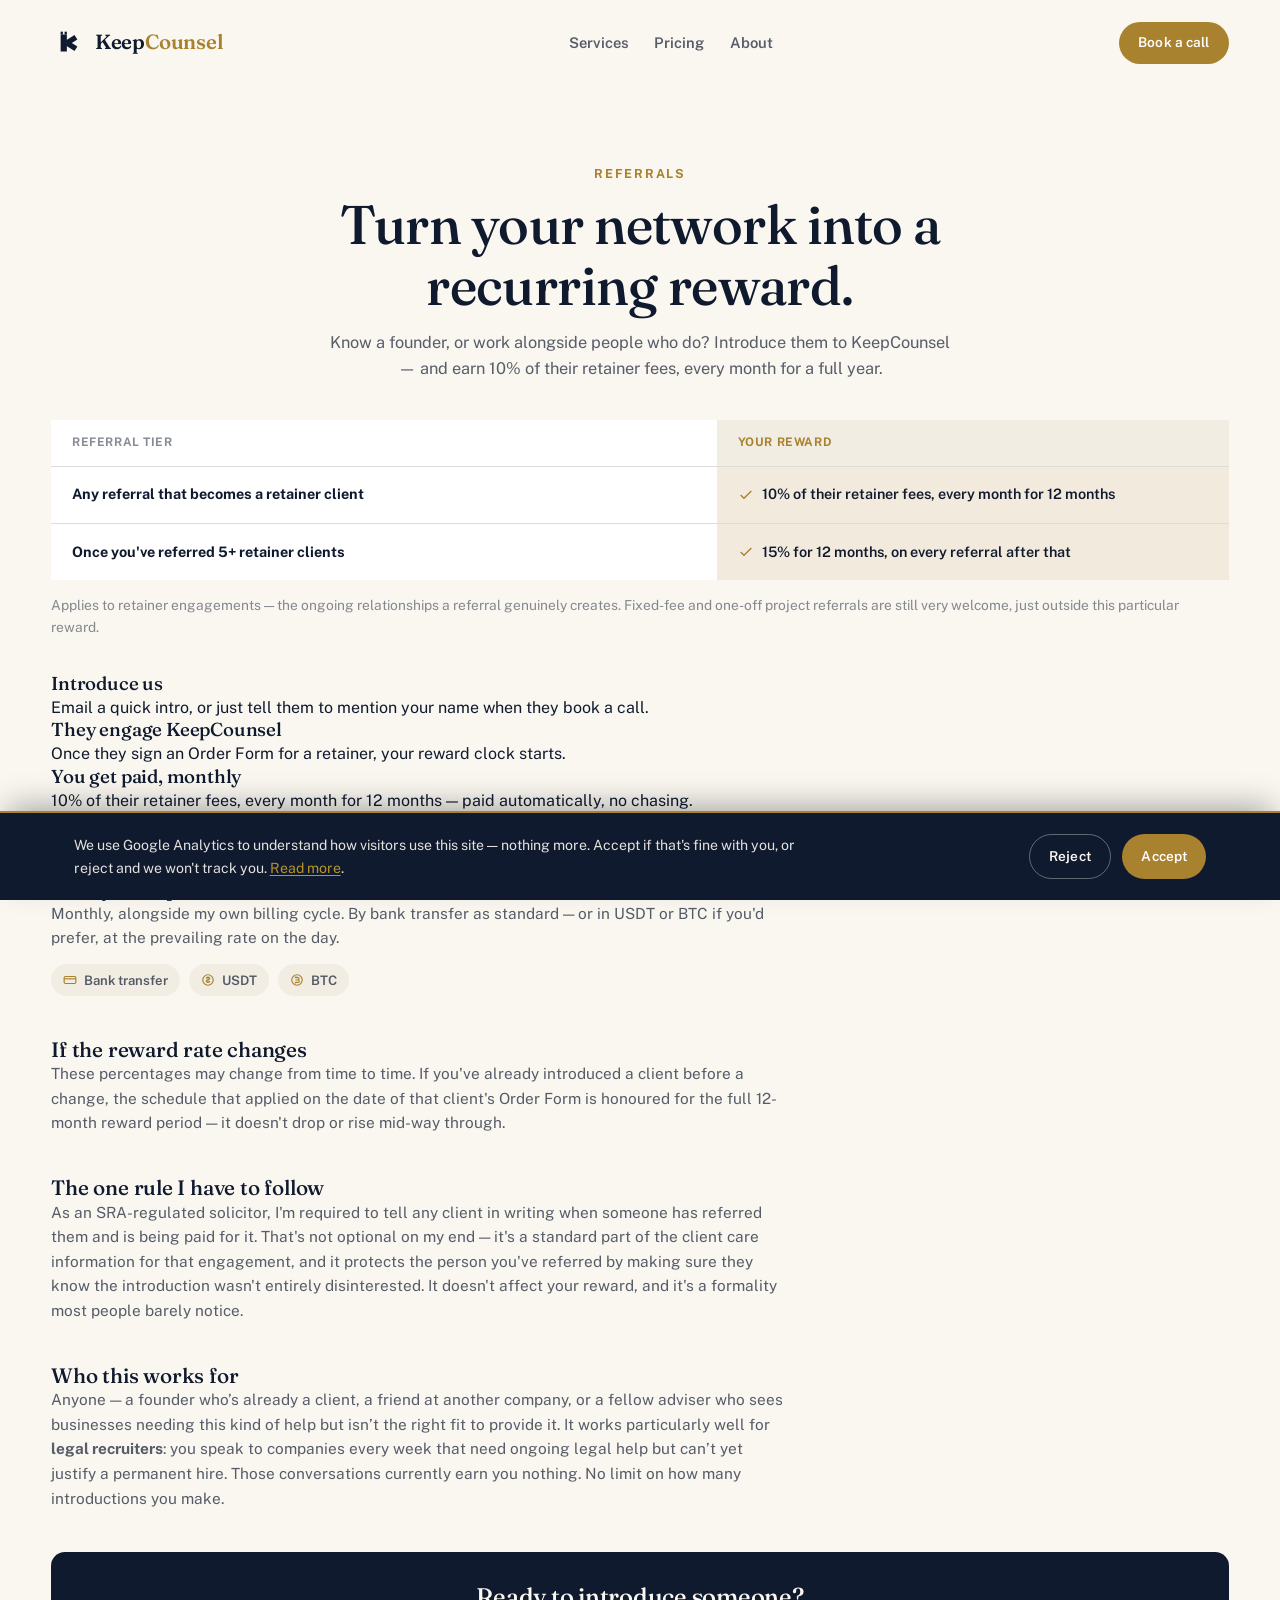
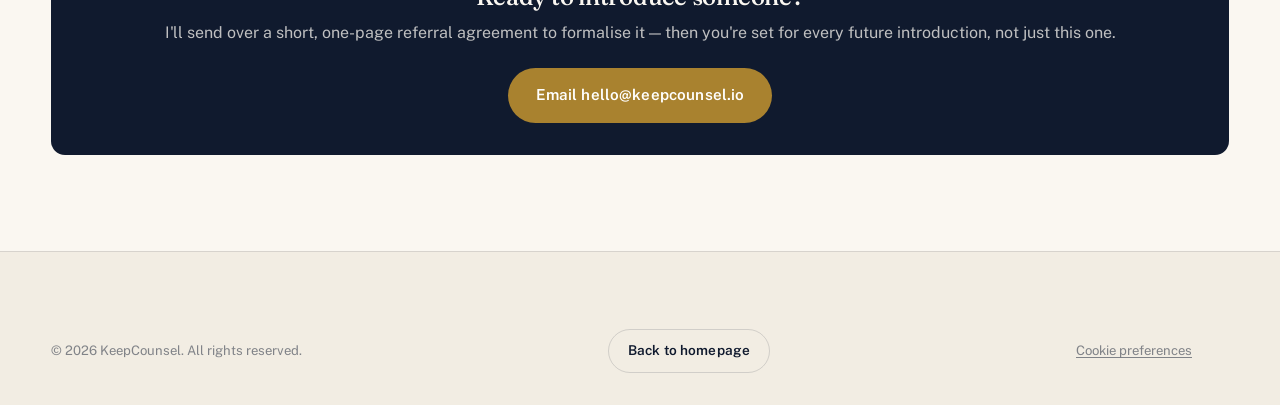
<file: referrals.html>
<!DOCTYPE html>
<html lang="en-GB">
<head>
<meta charset="UTF-8">
<meta name="viewport" content="width=device-width, initial-scale=1">
<title>Refer a Client — KeepCounsel</title>
<meta name="description" content="Introduce a client to KeepCounsel and earn 10% of their retainer fees, every month for 12 months.">
<meta name="theme-color" content="#101a2e">
<link rel="icon" href="data:image/svg+xml,%3Csvg xmlns='http://www.w3.org/2000/svg' viewBox='0 0 120 120'%3E%3Crect x='34' y='20' width='8' height='10' fill='%23101a2e'/%3E%3Crect x='48' y='20' width='8' height='10' fill='%23101a2e'/%3E%3Crect x='34' y='30' width='22' height='60' fill='%23101a2e'/%3E%3Cpath d='M56 60 L88 40' stroke='%23101a2e' stroke-width='19'/%3E%3Cpath d='M56 60 L88 80' stroke='%23101a2e' stroke-width='19'/%3E%3C/svg%3E">
<link rel="preload" href="fonts/public-sans-latin-var.woff2" as="font" type="font/woff2" crossorigin>
<link rel="preload" href="fonts/fraunces-latin-var.woff2" as="font" type="font/woff2" crossorigin>
<link rel="stylesheet" href="css/styles.css">
<style>
  .ref-hero { text-align: center; max-width: 40rem; margin: 0 auto 2.4rem; }
  .ref-hero .eyebrow { display: block; margin-bottom: 0.7rem; }
  .ref-hero h1 { margin-bottom: 0.8rem; }
  .ref-hero p { color: var(--fg-muted); font-size: 1.02rem; }
  .ref-table .compare-row { grid-template-columns: 1.3fr 1fr; }
  .ref-table .compare-head { grid-template-columns: 1.3fr 1fr; }
  .ref-steps { grid-template-columns: repeat(3, 1fr) !important; margin: 2.2rem 0; }
  @media (max-width: 720px) { .ref-steps { grid-template-columns: 1fr !important; } }
  .ref-pay { display: flex; flex-wrap: wrap; gap: 0.6rem; margin-top: 0.9rem; }
  .ref-pay span { display: inline-flex; align-items: center; gap: 0.4rem; font-size: 0.82rem; font-weight: 600; color: var(--fg-muted); background: var(--bg-alt); padding: 0.35rem 0.75rem; border-radius: 999px; }
  .ref-pay svg { color: var(--gold); flex-shrink: 0; }
  .ref-cta { text-align: center; margin-top: 2.6rem; padding: 2rem; background: var(--ink); border-radius: var(--radius-md); }
  .ref-cta h2 { color: var(--paper); margin-bottom: 0.6rem; }
  .ref-cta p { color: rgba(250,247,241,0.75); margin-bottom: 1.4rem; }
</style>
</head>
<body>
<a class="skip-link" href="#main">Skip to content</a>
<header class="site-header is-scrolled">
  <div class="wrap nav-inner">
    <a href="index.html" class="brand"><span class="brand-mark" aria-hidden="true"><svg viewBox="0 0 120 120" fill="none" xmlns="http://www.w3.org/2000/svg"><rect x="34" y="20" width="8" height="10" fill="currentColor"/><rect x="48" y="20" width="8" height="10" fill="currentColor"/><rect x="34" y="30" width="22" height="60" fill="currentColor"/><path d="M56 60 L88 40" stroke="currentColor" stroke-width="19"/><path d="M56 60 L88 80" stroke="currentColor" stroke-width="19"/></svg></span><span class="brand-word"><span class="brand-keep">Keep</span><span class="brand-counsel">Counsel</span></span></a>
    <nav class="main-nav nav-links-desktop" aria-label="Primary">
      <a href="index.html#services">Services</a>
      <a href="index.html#pricing">Pricing</a>
      <a href="index.html#about">About</a>
    </nav>
    <div class="nav-cta"><a href="index.html#contact" class="btn btn-gold btn-sm">Book a call</a></div>
  </div>
</header>

<main id="main" class="legal-page">
  <div class="wrap">
    <div class="ref-hero" data-reveal>
      <span class="eyebrow">Referrals</span>
      <h1>Turn your network into a recurring reward.</h1>
      <p>Know a founder, or work alongside people who do? Introduce them to KeepCounsel — and earn 10% of their retainer fees, every month for a full year.</p>
    </div>

    <div class="compare-table ref-table" data-reveal>
      <div class="compare-row compare-head">
        <div class="compare-label">Referral tier</div>
        <div class="compare-us">Your reward</div>
      </div>
      <div class="compare-row">
        <div class="compare-label">Any referral that becomes a retainer client</div>
        <div class="compare-us"><svg width="16" height="16" viewBox="0 0 24 24" fill="none" stroke="currentColor" stroke-width="2"><path d="M20 6 9 17l-5-5"/></svg> 10% of their retainer fees, every month for 12 months</div>
      </div>
      <div class="compare-row">
        <div class="compare-label">Once you've referred 5+ retainer clients</div>
        <div class="compare-us"><svg width="16" height="16" viewBox="0 0 24 24" fill="none" stroke="currentColor" stroke-width="2"><path d="M20 6 9 17l-5-5"/></svg> 15% for 12 months, on every referral after that</div>
      </div>
    </div>
    <p style="font-size:0.86rem;color:var(--fg-faint);margin-top:0.9rem;">Applies to retainer engagements — the ongoing relationships a referral genuinely creates. Fixed-fee and one-off project referrals are still very welcome, just outside this particular reward.</p>

    <div class="process-list ref-steps" data-reveal-group>
      <div class="process-step" data-reveal>
        <h3>Introduce us</h3>
        <p>Email a quick intro, or just tell them to mention your name when they book a call.</p>
      </div>
      <div class="process-step" data-reveal style="transition-delay:80ms">
        <h3>They engage KeepCounsel</h3>
        <p>Once they sign an Order Form for a retainer, your reward clock starts.</p>
      </div>
      <div class="process-step" data-reveal style="transition-delay:160ms">
        <h3>You get paid, monthly</h3>
        <p>10% of their retainer fees, every month for 12 months &mdash; paid automatically, no chasing.</p>
      </div>
    </div>

    <div class="legal-body">
      <section>
        <h2>How you're paid</h2>
        <p>Monthly, alongside my own billing cycle. By bank transfer as standard &mdash; or in USDT or BTC if you'd prefer, at the prevailing rate on the day.</p>
        <div class="ref-pay">
          <span><svg width="14" height="14" viewBox="0 0 24 24" fill="none" stroke="currentColor" stroke-width="2"><rect x="2" y="6" width="20" height="12" rx="2"/><path d="M2 10h20"/></svg> Bank transfer</span>
          <span><svg width="14" height="14" viewBox="0 0 24 24" fill="none" stroke="currentColor" stroke-width="2"><circle cx="12" cy="12" r="9"/><path d="M12 7v10M9 9.5c0-1.4 1.3-2.5 3-2.5s3 1.1 3 2.5-1.3 2-3 2-3 .6-3 2 1.3 2.5 3 2.5 3-1.1 3-2.5"/></svg> USDT</span>
          <span><svg width="14" height="14" viewBox="0 0 24 24" fill="none" stroke="currentColor" stroke-width="2"><circle cx="12" cy="12" r="9"/><path d="M9 8h4.5a2 2 0 0 1 0 4H9m0 0h5a2 2 0 0 1 0 4H9m0-8V6m0 12v-2m3-10v1m0 9v1"/></svg> BTC</span>
        </div>
      </section>

      <section>
        <h2>If the reward rate changes</h2>
        <p>These percentages may change from time to time. If you've already introduced a client before a change, the schedule that applied on the date of that client's Order Form is honoured for the full 12-month reward period &mdash; it doesn't drop or rise mid-way through.</p>
      </section>

      <section>
        <h2>The one rule I have to follow</h2>
        <p>As an SRA-regulated solicitor, I'm required to tell any client in writing when someone has referred them and is being paid for it. That's not optional on my end &mdash; it's a standard part of the client care information for that engagement, and it protects the person you've referred by making sure they know the introduction wasn't entirely disinterested. It doesn't affect your reward, and it's a formality most people barely notice.</p>
      </section>

      <section>
        <h2>Who this works for</h2>
        <p>Anyone &mdash; a founder who&rsquo;s already a client, a friend at another company, or a fellow adviser who sees businesses needing this kind of help but isn&rsquo;t the right fit to provide it. It works particularly well for <strong>legal recruiters</strong>: you speak to companies every week that need ongoing legal help but can&rsquo;t yet justify a permanent hire. Those conversations currently earn you nothing. No limit on how many introductions you make.</p>
      </section>
    </div>

    <div class="ref-cta" data-reveal>
      <h2>Ready to introduce someone?</h2>
      <p>I'll send over a short, one-page referral agreement to formalise it &mdash; then you're set for every future introduction, not just this one.</p>
      <a href="mailto:hello@keepcounsel.io?subject=Referral%20agreement" class="btn btn-gold">Email hello@keepcounsel.io</a>
    </div>
  </div>
</main>

<footer class="site-footer">
  <div class="wrap footer-bottom" style="border-top:none;padding-top:0;margin-top:0;">
    <span>© <span data-year>2026</span> KeepCounsel. All rights reserved.</span>
    <a href="index.html" class="btn btn-ghost btn-sm">Back to homepage</a>
  </div>
</footer>
<script src="js/main.js"></script>
<script src="js/cookie-consent.js" defer></script>
</body>
</html>
</file>
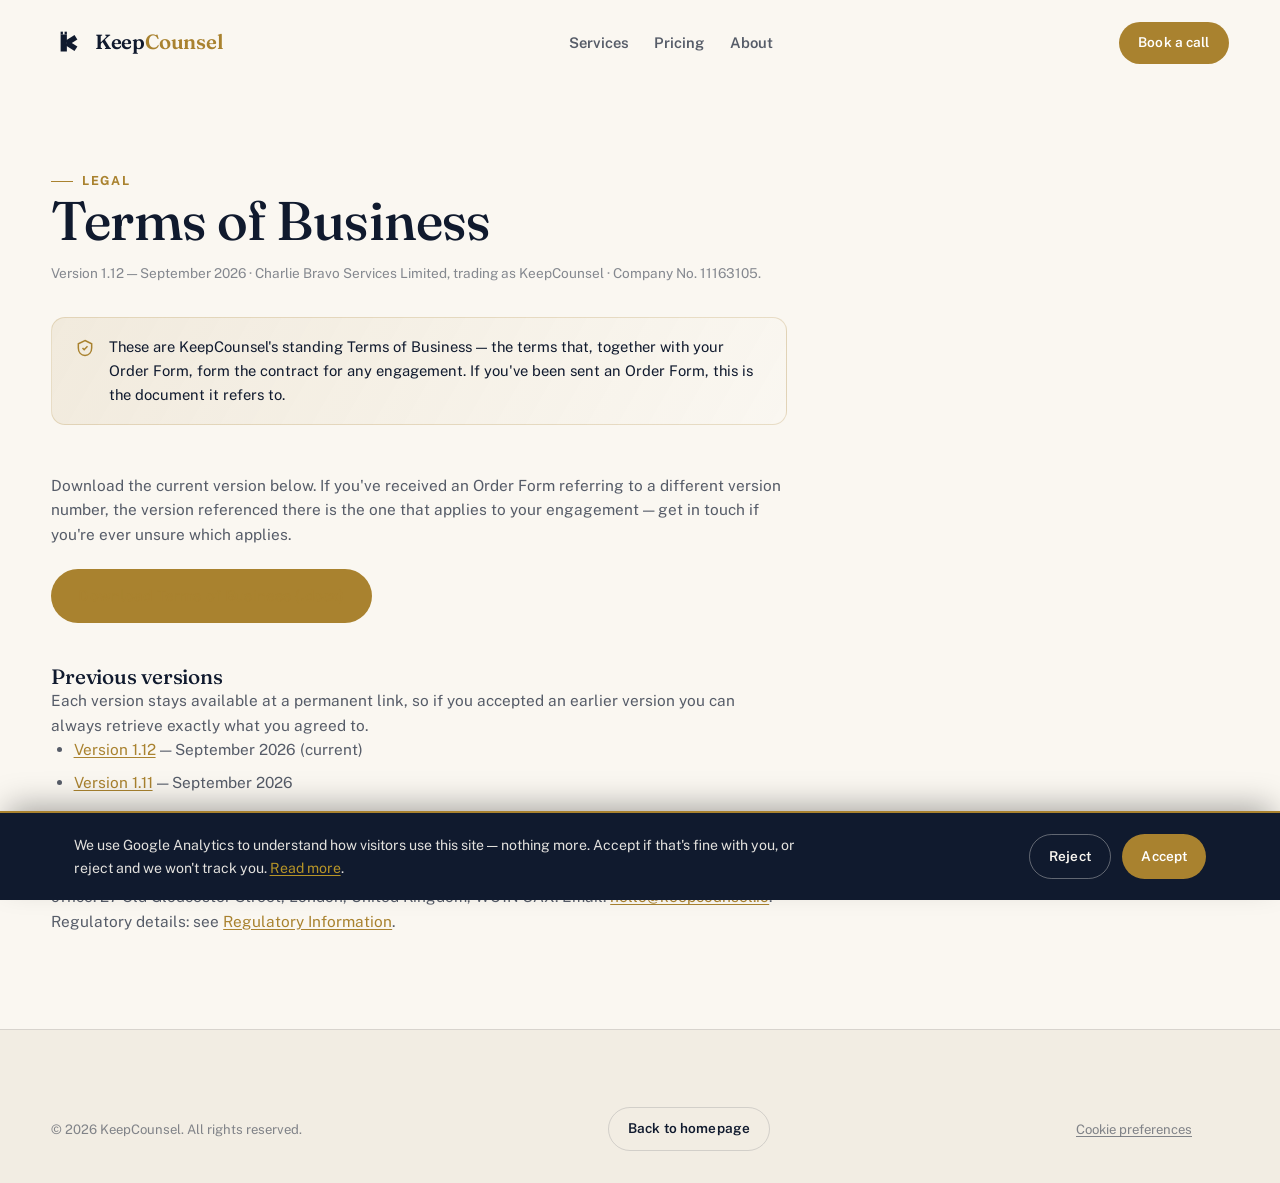
<file: terms-of-business.html>
<!DOCTYPE html>
<html lang="en-GB">
<head>
<meta charset="UTF-8">
<meta name="viewport" content="width=device-width, initial-scale=1">
<title>Terms of Business — KeepCounsel</title>
<meta name="description" content="KeepCounsel's standing Terms of Business, issued alongside every Order Form.">
<meta name="theme-color" content="#101a2e">
<meta name="robots" content="noindex">
<link rel="icon" href="data:image/svg+xml,%3Csvg xmlns='http://www.w3.org/2000/svg' viewBox='0 0 120 120'%3E%3Crect x='34' y='20' width='8' height='10' fill='%23101a2e'/%3E%3Crect x='48' y='20' width='8' height='10' fill='%23101a2e'/%3E%3Crect x='34' y='30' width='22' height='60' fill='%23101a2e'/%3E%3Cpath d='M56 60 L88 40' stroke='%23101a2e' stroke-width='19'/%3E%3Cpath d='M56 60 L88 80' stroke='%23101a2e' stroke-width='19'/%3E%3C/svg%3E">
<link rel="preload" href="fonts/public-sans-latin-var.woff2" as="font" type="font/woff2" crossorigin>
<link rel="preload" href="fonts/fraunces-latin-var.woff2" as="font" type="font/woff2" crossorigin>
<link rel="stylesheet" href="css/styles.css">
</head>
<body>
<a class="skip-link" href="#main">Skip to content</a>
<header class="site-header is-scrolled">
  <div class="wrap nav-inner">
    <a href="index.html" class="brand"><span class="brand-mark" aria-hidden="true"><svg viewBox="0 0 120 120" fill="none" xmlns="http://www.w3.org/2000/svg"><rect x="34" y="20" width="8" height="10" fill="currentColor"/><rect x="48" y="20" width="8" height="10" fill="currentColor"/><rect x="34" y="30" width="22" height="60" fill="currentColor"/><path d="M56 60 L88 40" stroke="currentColor" stroke-width="19"/><path d="M56 60 L88 80" stroke="currentColor" stroke-width="19"/></svg></span><span class="brand-word"><span class="brand-keep">Keep</span><span class="brand-counsel">Counsel</span></span></a>
    <nav class="main-nav nav-links-desktop" aria-label="Primary">
      <a href="index.html#services">Services</a>
      <a href="index.html#pricing">Pricing</a>
      <a href="index.html#about">About</a>
    </nav>
    <div class="nav-cta"><a href="index.html#contact" class="btn btn-gold btn-sm">Book a call</a></div>
  </div>
</header>

<main id="main" class="legal-page">
  <div class="wrap">
    <span class="eyebrow">Legal</span>
    <h1>Terms of Business</h1>
    <p class="updated">Version 1.12 — September 2026 · Charlie Bravo Services Limited, trading as KeepCounsel · Company No. 11163105.</p>

    <div class="legal-brief" data-reveal>
      <svg width="20" height="20" viewBox="0 0 24 24" fill="none" stroke="currentColor" stroke-width="1.8"><path d="M9 12l2 2 4-4M12 3l8 4v5c0 5-3.4 8.6-8 9-4.6-.4-8-4-8-9V7l8-4Z"/></svg>
      <p>These are KeepCounsel's standing Terms of Business — the terms that, together with your Order Form, form the contract for any engagement. If you've been sent an Order Form, this is the document it refers to.</p>
    </div>

    <div class="legal-body">
      <section>
        <p>Download the current version below. If you've received an Order Form referring to a different version number, the version referenced there is the one that applies to your engagement — get in touch if you're ever unsure which applies.</p>
        <p style="margin-top:1.4rem;"><a href="downloads/keepcounsel-terms-of-business.docx" class="btn btn-gold" download>Download Terms of Business (.docx)</a></p>
      </section>

      <section>
        <h2>Previous versions</h2>
        <p>Each version stays available at a permanent link, so if you accepted an earlier version you can always retrieve exactly what you agreed to.</p>
        <ul>
          <li><a href="downloads/keepcounsel-terms-of-business-v1-12.docx" download>Version 1.12</a> &mdash; September 2026 (current)</li>
          <li><a href="downloads/keepcounsel-terms-of-business-v1-11.docx" download>Version 1.11</a> &mdash; September 2026</li>
        </ul>
      </section>

      <section>
        <h2>Contact</h2>
        <p>Charlie Bravo Services Limited, trading as KeepCounsel. Company number 11163105. Registered office: 27 Old Gloucester Street, London, United Kingdom, WC1N 3AX. Email: <a href="mailto:hello@keepcounsel.io">hello@keepcounsel.io</a>. Regulatory details: see <a href="complaints.html">Regulatory Information</a>.</p>
      </section>
    </div>
  </div>
</main>

<footer class="site-footer">
  <div class="wrap footer-bottom" style="border-top:none;padding-top:0;margin-top:0;">
    <span>© <span data-year>2026</span> KeepCounsel. All rights reserved.</span>
    <a href="index.html" class="btn btn-ghost btn-sm">Back to homepage</a>
  </div>
</footer>
<script src="js/main.js"></script>
<script src="js/cookie-consent.js" defer></script>
</body>
</html>
</file>
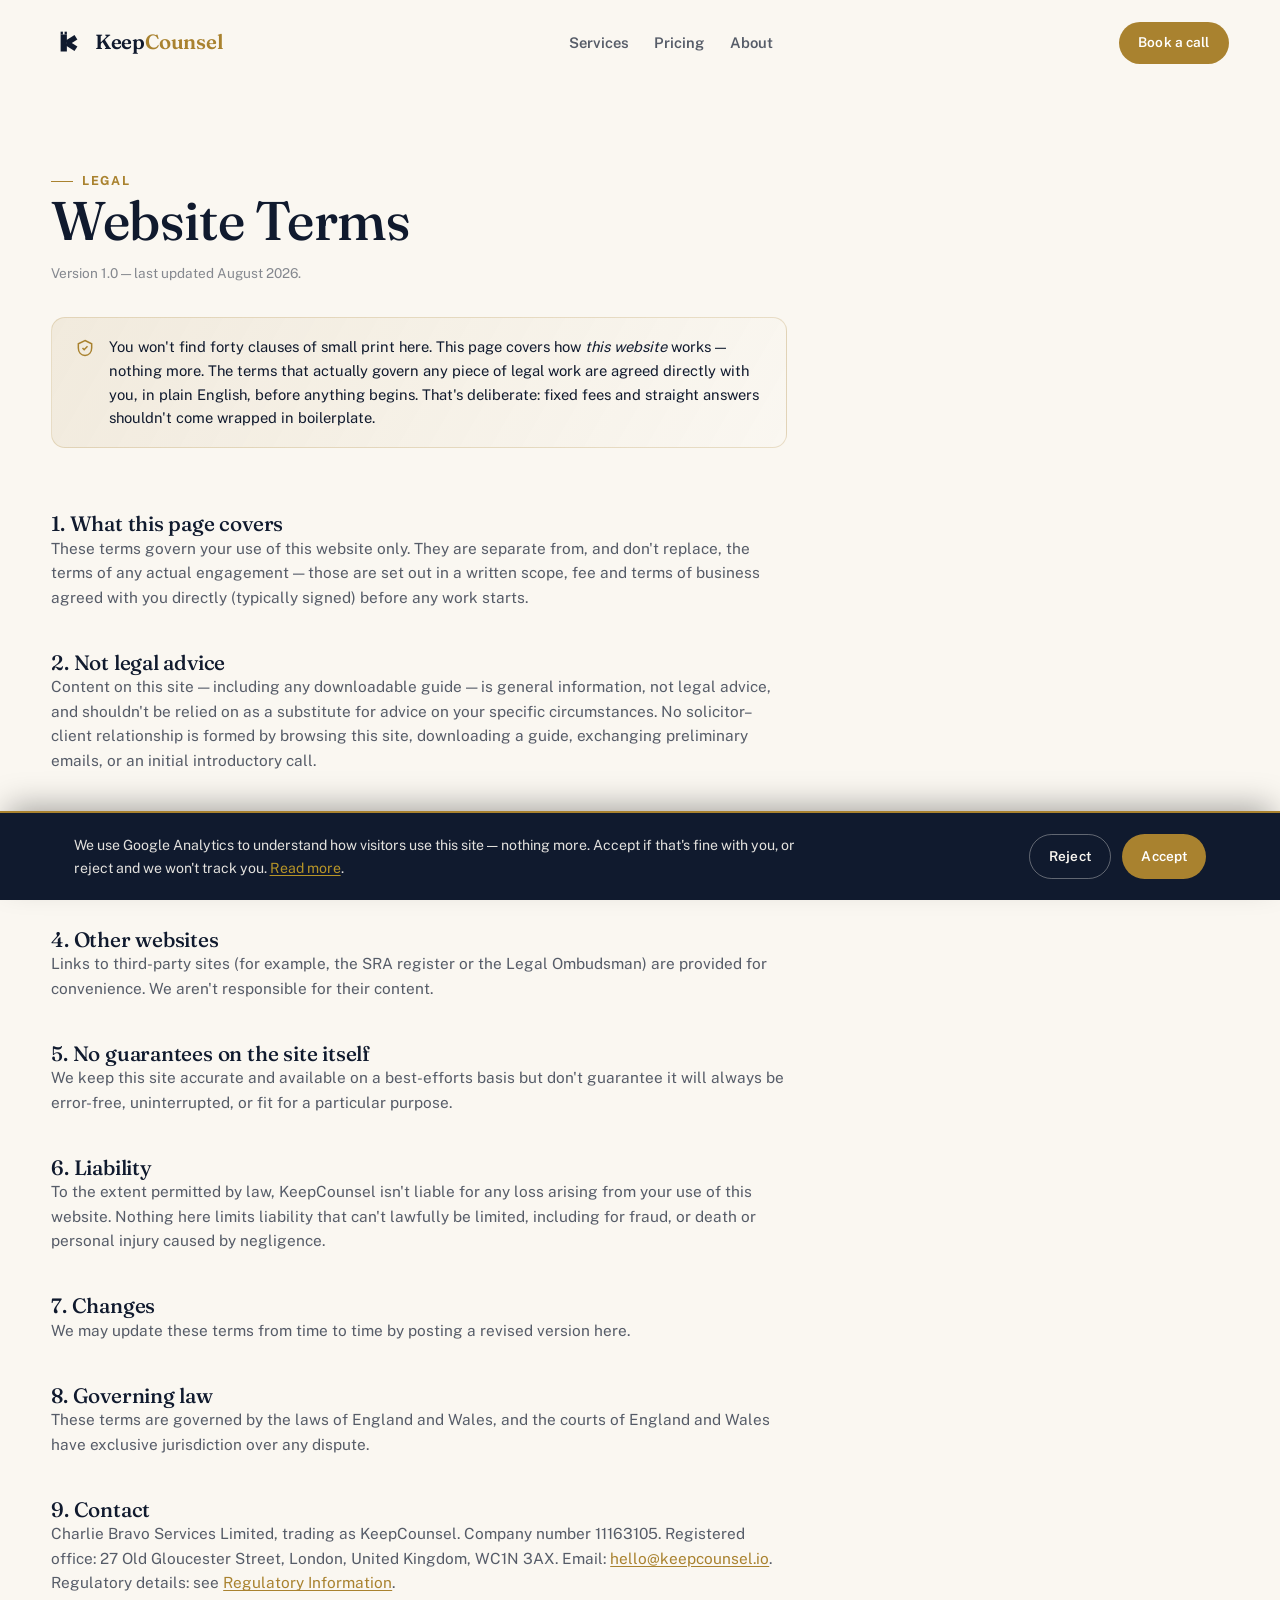
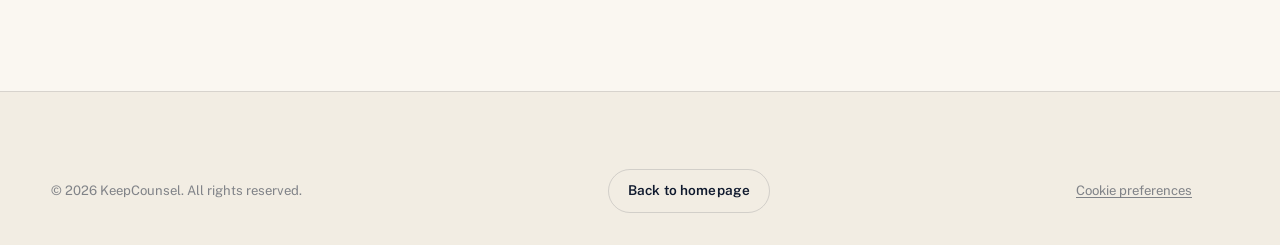
<file: terms.html>
<!DOCTYPE html>
<html lang="en-GB">
<head>
<meta charset="UTF-8">
<meta name="viewport" content="width=device-width, initial-scale=1">
<title>Website Terms — KeepCounsel</title>
<meta name="description" content="Short, plain-English terms governing use of the KeepCounsel website.">
<meta name="theme-color" content="#101a2e">
<link rel="icon" href="data:image/svg+xml,%3Csvg xmlns='http://www.w3.org/2000/svg' viewBox='0 0 120 120'%3E%3Crect x='34' y='20' width='8' height='10' fill='%23101a2e'/%3E%3Crect x='48' y='20' width='8' height='10' fill='%23101a2e'/%3E%3Crect x='34' y='30' width='22' height='60' fill='%23101a2e'/%3E%3Cpath d='M56 60 L88 40' stroke='%23101a2e' stroke-width='19'/%3E%3Cpath d='M56 60 L88 80' stroke='%23101a2e' stroke-width='19'/%3E%3C/svg%3E">
<link rel="preload" href="fonts/public-sans-latin-var.woff2" as="font" type="font/woff2" crossorigin>
<link rel="preload" href="fonts/fraunces-latin-var.woff2" as="font" type="font/woff2" crossorigin>
<link rel="stylesheet" href="css/styles.css">
</head>
<body>
<a class="skip-link" href="#main">Skip to content</a>
<header class="site-header is-scrolled">
  <div class="wrap nav-inner">
    <a href="index.html" class="brand"><span class="brand-mark" aria-hidden="true"><svg viewBox="0 0 120 120" fill="none" xmlns="http://www.w3.org/2000/svg"><rect x="34" y="20" width="8" height="10" fill="currentColor"/><rect x="48" y="20" width="8" height="10" fill="currentColor"/><rect x="34" y="30" width="22" height="60" fill="currentColor"/><path d="M56 60 L88 40" stroke="currentColor" stroke-width="19"/><path d="M56 60 L88 80" stroke="currentColor" stroke-width="19"/></svg></span><span class="brand-word"><span class="brand-keep">Keep</span><span class="brand-counsel">Counsel</span></span></a>
    <nav class="main-nav nav-links-desktop" aria-label="Primary">
      <a href="index.html#services">Services</a>
      <a href="index.html#pricing">Pricing</a>
      <a href="index.html#about">About</a>
    </nav>
    <div class="nav-cta"><a href="index.html#contact" class="btn btn-gold btn-sm">Book a call</a></div>
  </div>
</header>

<main id="main" class="legal-page">
  <div class="wrap">
    <span class="eyebrow">Legal</span>
    <h1>Website Terms</h1>
    <p class="updated">Version 1.0 — last updated August 2026.</p>

    <div class="legal-brief" data-reveal>
      <svg width="20" height="20" viewBox="0 0 24 24" fill="none" stroke="currentColor" stroke-width="1.8"><path d="M9 12l2 2 4-4M12 3l8 4v5c0 5-3.4 8.6-8 9-4.6-.4-8-4-8-9V7l8-4Z"/></svg>
      <p>You won't find forty clauses of small print here. This page covers how <em>this website</em> works — nothing more. The terms that actually govern any piece of legal work are agreed directly with you, in plain English, before anything begins. That's deliberate: fixed fees and straight answers shouldn't come wrapped in boilerplate.</p>
    </div>

    <div class="legal-body">
      <section>
        <h2>1. What this page covers</h2>
        <p>These terms govern your use of this website only. They are separate from, and don't replace, the terms of any actual engagement — those are set out in a written scope, fee and terms of business agreed with you directly (typically signed) before any work starts.</p>
      </section>

      <section>
        <h2>2. Not legal advice</h2>
        <p>Content on this site — including any downloadable guide — is general information, not legal advice, and shouldn't be relied on as a substitute for advice on your specific circumstances. No solicitor–client relationship is formed by browsing this site, downloading a guide, exchanging preliminary emails, or an initial introductory call.</p>
      </section>

      <section>
        <h2>3. Intellectual property</h2>
        <p>Unless stated otherwise, the content on this site — text, design and branding — belongs to KeepCounsel and may not be reproduced without permission.</p>
      </section>

      <section>
        <h2>4. Other websites</h2>
        <p>Links to third-party sites (for example, the SRA register or the Legal Ombudsman) are provided for convenience. We aren't responsible for their content.</p>
      </section>

      <section>
        <h2>5. No guarantees on the site itself</h2>
        <p>We keep this site accurate and available on a best-efforts basis but don't guarantee it will always be error-free, uninterrupted, or fit for a particular purpose.</p>
      </section>

      <section>
        <h2>6. Liability</h2>
        <p>To the extent permitted by law, KeepCounsel isn't liable for any loss arising from your use of this website. Nothing here limits liability that can't lawfully be limited, including for fraud, or death or personal injury caused by negligence.</p>
      </section>

      <section>
        <h2>7. Changes</h2>
        <p>We may update these terms from time to time by posting a revised version here.</p>
      </section>

      <section>
        <h2>8. Governing law</h2>
        <p>These terms are governed by the laws of England and Wales, and the courts of England and Wales have exclusive jurisdiction over any dispute.</p>
      </section>

      <section>
        <h2>9. Contact</h2>
        <p>Charlie Bravo Services Limited, trading as KeepCounsel. Company number 11163105. Registered office: 27 Old Gloucester Street, London, United Kingdom, WC1N 3AX. Email: <a href="mailto:hello@keepcounsel.io">hello@keepcounsel.io</a>. Regulatory details: see <a href="complaints.html">Regulatory Information</a>.</p>
      </section>
    </div>
  </div>
</main>

<footer class="site-footer">
  <div class="wrap footer-bottom" style="border-top:none;padding-top:0;margin-top:0;">
    <span>© <span data-year>2026</span> KeepCounsel. All rights reserved.</span>
    <a href="index.html" class="btn btn-ghost btn-sm">Back to homepage</a>
  </div>
</footer>
<script src="js/main.js"></script>
<script src="js/cookie-consent.js" defer></script>
</body>
</html>
</file>
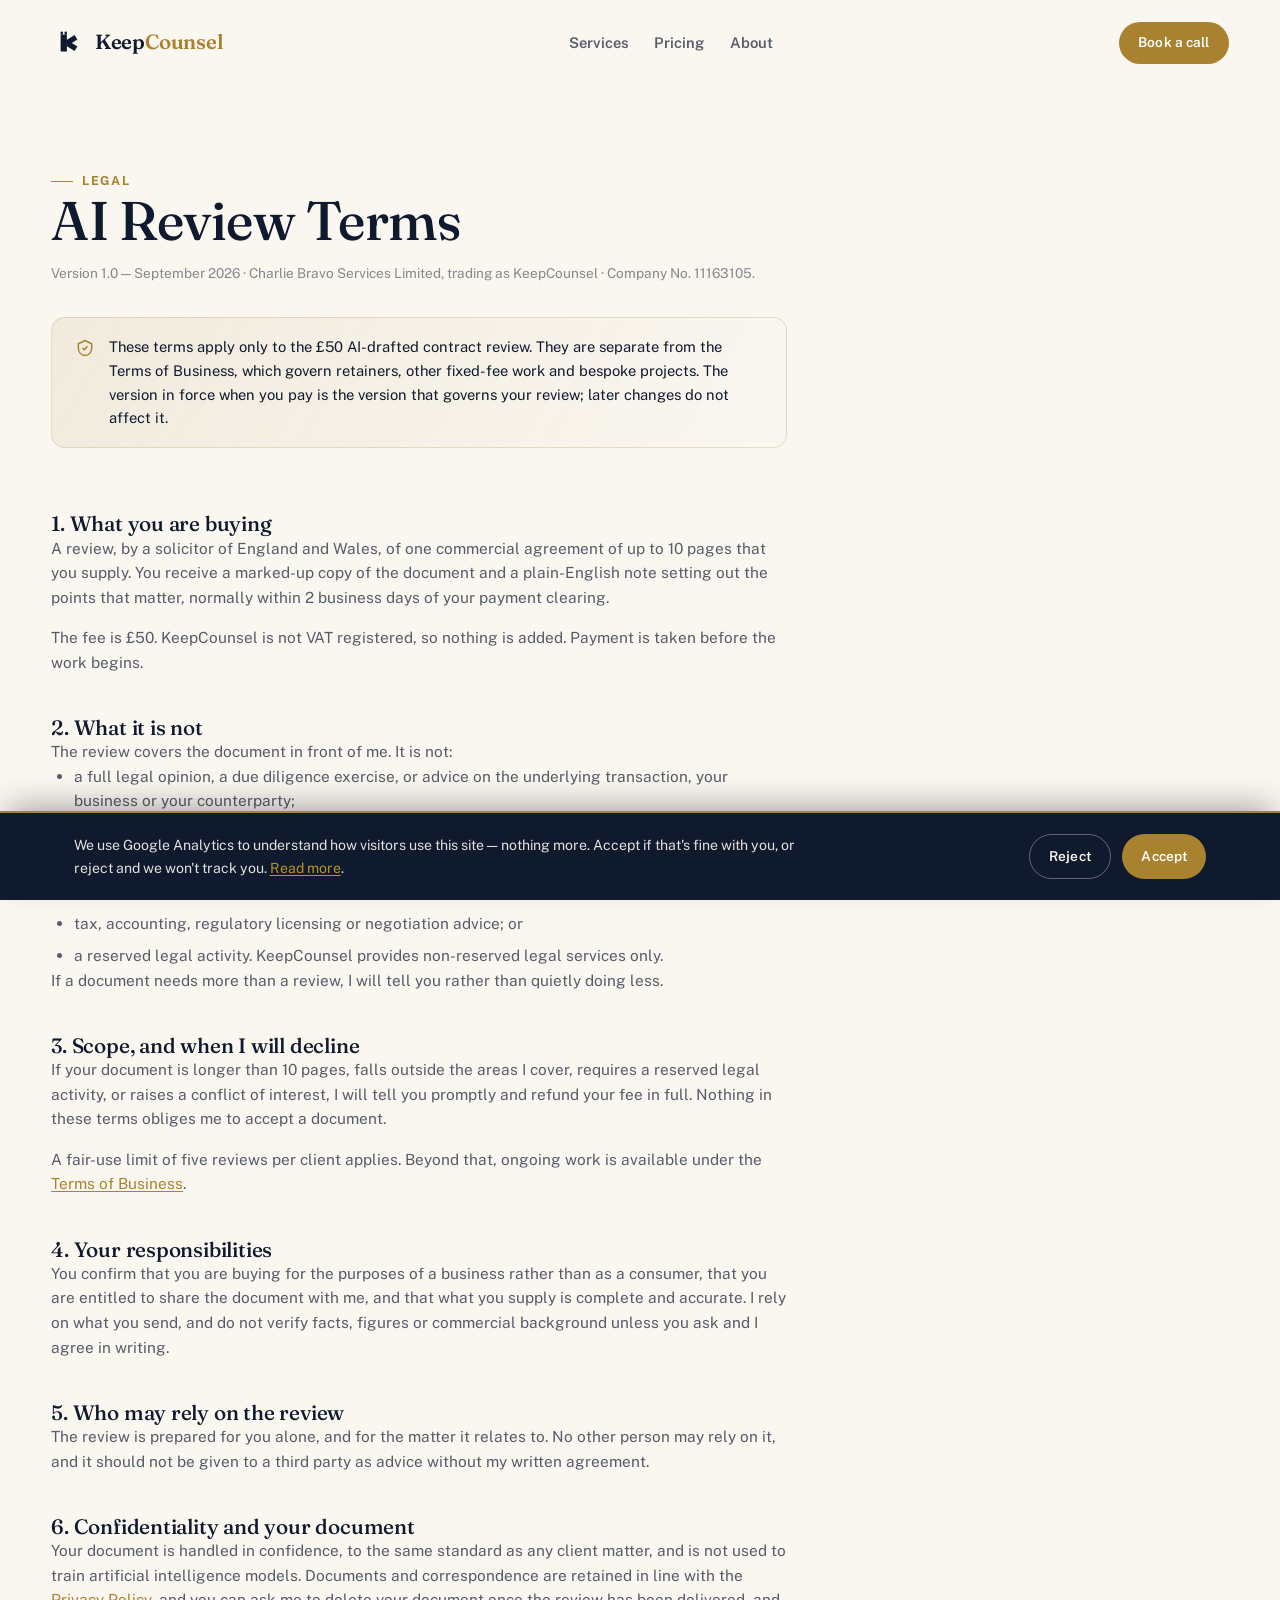
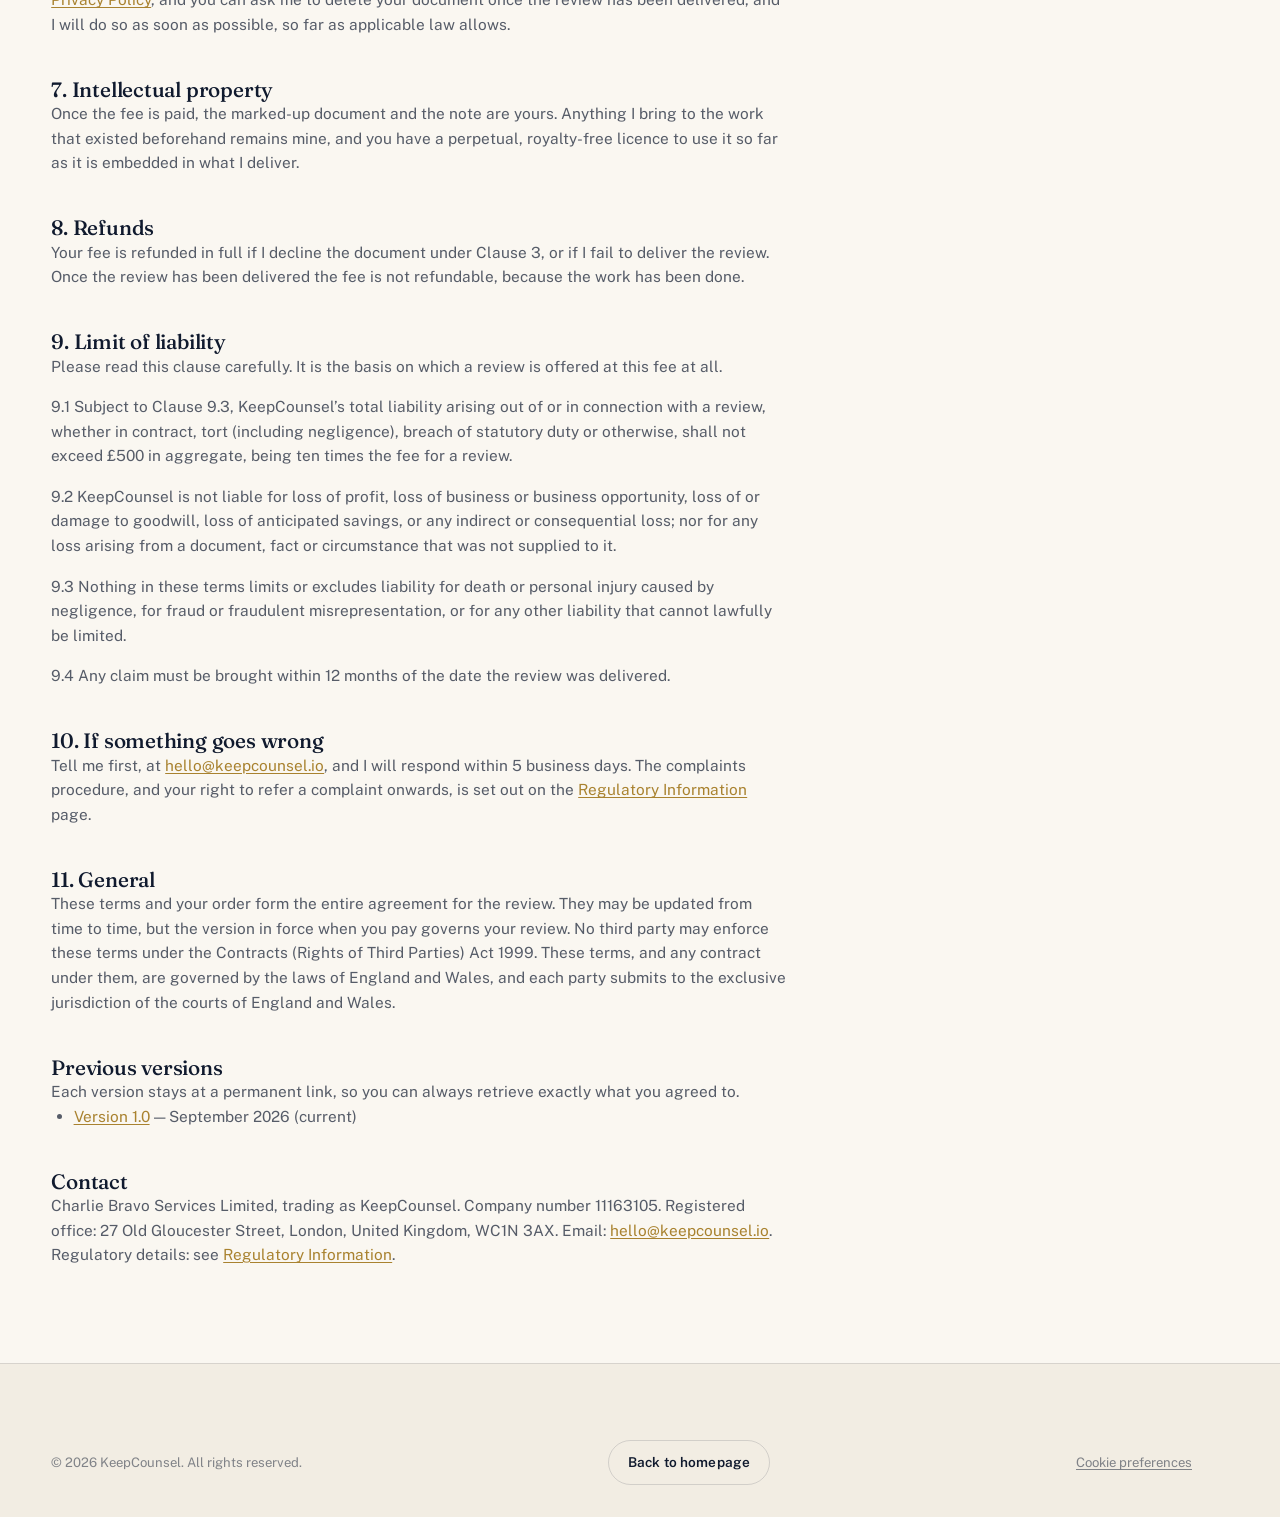
<file: downloads/ai-review-terms-v1-0.html>
<!DOCTYPE html>
<html lang="en-GB">
<head>
<meta charset="UTF-8">
<meta name="viewport" content="width=device-width, initial-scale=1">
<title>AI Review Terms — KeepCounsel</title>
<meta name="description" content="The terms that apply to KeepCounsel's fixed-fee AI-drafted contract review.">
<meta name="theme-color" content="#101a2e">
<link rel="icon" href="data:image/svg+xml,%3Csvg xmlns='http://www.w3.org/2000/svg' viewBox='0 0 120 120'%3E%3Crect x='34' y='20' width='8' height='10' fill='%23101a2e'/%3E%3Crect x='48' y='20' width='8' height='10' fill='%23101a2e'/%3E%3Crect x='34' y='30' width='22' height='60' fill='%23101a2e'/%3E%3Cpath d='M56 60 L88 40' stroke='%23101a2e' stroke-width='19'/%3E%3Cpath d='M56 60 L88 80' stroke='%23101a2e' stroke-width='19'/%3E%3C/svg%3E">
<link rel="preload" href="../fonts/public-sans-latin-var.woff2" as="font" type="font/woff2" crossorigin>
<link rel="preload" href="../fonts/fraunces-latin-var.woff2" as="font" type="font/woff2" crossorigin>
<link rel="stylesheet" href="../css/styles.css">
</head>
<body>
<a class="skip-link" href="#main">Skip to content</a>
<header class="site-header is-scrolled">
  <div class="wrap nav-inner">
    <a href="../index.html" class="brand"><span class="brand-mark" aria-hidden="true"><svg viewBox="0 0 120 120" fill="none" xmlns="http://www.w3.org/2000/svg"><rect x="34" y="20" width="8" height="10" fill="currentColor"/><rect x="48" y="20" width="8" height="10" fill="currentColor"/><rect x="34" y="30" width="22" height="60" fill="currentColor"/><path d="M56 60 L88 40" stroke="currentColor" stroke-width="19"/><path d="M56 60 L88 80" stroke="currentColor" stroke-width="19"/></svg></span><span class="brand-word"><span class="brand-keep">Keep</span><span class="brand-counsel">Counsel</span></span></a>
    <nav class="main-nav nav-links-desktop" aria-label="Primary">
      <a href="../index.html#services">Services</a>
      <a href="../index.html#pricing">Pricing</a>
      <a href="../index.html#about">About</a>
    </nav>
    <div class="nav-cta"><a href="../index.html#contact" class="btn btn-gold btn-sm">Book a call</a></div>
  </div>
</header>

<main id="main" class="legal-page">
  <div class="wrap">
    <span class="eyebrow">Legal</span>
    <h1>AI Review Terms</h1>
    <p class="updated">Version 1.0 &mdash; September 2026 &middot; Charlie Bravo Services Limited, trading as KeepCounsel &middot; Company No. 11163105.</p>

    <div class="legal-brief">
      <svg width="20" height="20" viewBox="0 0 24 24" fill="none" stroke="currentColor" stroke-width="1.8"><path d="M9 12l2 2 4-4M12 3l8 4v5c0 5-3.4 8.6-8 9-4.6-.4-8-4-8-9V7l8-4Z"/></svg>
      <p>These terms apply only to the &pound;50 AI-drafted contract review. They are separate from the Terms of Business, which govern retainers, other fixed-fee work and bespoke projects. The version in force when you pay is the version that governs your review; later changes do not affect it.</p>
    </div>

    <div class="legal-body">
      <section>
        <h2>1. What you are buying</h2>
        <p>A review, by a solicitor of England and Wales, of one commercial agreement of up to 10 pages that you supply. You receive a marked-up copy of the document and a plain-English note setting out the points that matter, normally within 2 business days of your payment clearing.</p>
        <p>The fee is &pound;50. KeepCounsel is not VAT registered, so nothing is added. Payment is taken before the work begins.</p>
      </section>
      <section>
        <h2>2. What it is not</h2>
        <p>The review covers the document in front of me. It is not:</p>
        <ul>
          <li>a full legal opinion, a due diligence exercise, or advice on the underlying transaction, your business or your counterparty;</li>
          <li>advice on documents referred to but not supplied, such as schedules, policies or agreements incorporated by reference;</li>
          <li>advice on the law of any jurisdiction other than England and Wales;</li>
          <li>tax, accounting, regulatory licensing or negotiation advice; or</li>
          <li>a reserved legal activity. KeepCounsel provides non-reserved legal services only.</li>
        </ul>
        <p>If a document needs more than a review, I will tell you rather than quietly doing less.</p>
      </section>
      <section>
        <h2>3. Scope, and when I will decline</h2>
        <p>If your document is longer than 10 pages, falls outside the areas I cover, requires a reserved legal activity, or raises a conflict of interest, I will tell you promptly and refund your fee in full. Nothing in these terms obliges me to accept a document.</p>
        <p>A fair-use limit of five reviews per client applies. Beyond that, ongoing work is available under the <a href="../terms-of-business.html">Terms of Business</a>.</p>
      </section>
      <section>
        <h2>4. Your responsibilities</h2>
        <p>You confirm that you are buying for the purposes of a business rather than as a consumer, that you are entitled to share the document with me, and that what you supply is complete and accurate. I rely on what you send, and do not verify facts, figures or commercial background unless you ask and I agree in writing.</p>
      </section>
      <section>
        <h2>5. Who may rely on the review</h2>
        <p>The review is prepared for you alone, and for the matter it relates to. No other person may rely on it, and it should not be given to a third party as advice without my written agreement.</p>
      </section>
      <section>
        <h2>6. Confidentiality and your document</h2>
        <p>Your document is handled in confidence, to the same standard as any client matter, and is not used to train artificial intelligence models. Documents and correspondence are retained in line with the <a href="../privacy.html">Privacy Policy</a>, and you can ask me to delete your document once the review has been delivered, and I will do so as soon as possible, so far as applicable law allows.</p>
      </section>
      <section>
        <h2>7. Intellectual property</h2>
        <p>Once the fee is paid, the marked-up document and the note are yours. Anything I bring to the work that existed beforehand remains mine, and you have a perpetual, royalty-free licence to use it so far as it is embedded in what I deliver.</p>
      </section>
      <section>
        <h2>8. Refunds</h2>
        <p>Your fee is refunded in full if I decline the document under Clause 3, or if I fail to deliver the review. Once the review has been delivered the fee is not refundable, because the work has been done.</p>
      </section>
      <section>
        <h2>9. Limit of liability</h2>
        <p>Please read this clause carefully. It is the basis on which a review is offered at this fee at all.</p>
        <p>9.1 Subject to Clause 9.3, KeepCounsel&rsquo;s total liability arising out of or in connection with a review, whether in contract, tort (including negligence), breach of statutory duty or otherwise, shall not exceed &pound;500 in aggregate, being ten times the fee for a review.</p>
        <p>9.2 KeepCounsel is not liable for loss of profit, loss of business or business opportunity, loss of or damage to goodwill, loss of anticipated savings, or any indirect or consequential loss; nor for any loss arising from a document, fact or circumstance that was not supplied to it.</p>
        <p>9.3 Nothing in these terms limits or excludes liability for death or personal injury caused by negligence, for fraud or fraudulent misrepresentation, or for any other liability that cannot lawfully be limited.</p>
        <p>9.4 Any claim must be brought within 12 months of the date the review was delivered.</p>
      </section>
      <section>
        <h2>10. If something goes wrong</h2>
        <p>Tell me first, at <a href="mailto:hello@keepcounsel.io">hello@keepcounsel.io</a>, and I will respond within 5 business days. The complaints procedure, and your right to refer a complaint onwards, is set out on the <a href="../complaints.html">Regulatory Information</a> page.</p>
      </section>
      <section>
        <h2>11. General</h2>
        <p>These terms and your order form the entire agreement for the review. They may be updated from time to time, but the version in force when you pay governs your review. No third party may enforce these terms under the Contracts (Rights of Third Parties) Act 1999. These terms, and any contract under them, are governed by the laws of England and Wales, and each party submits to the exclusive jurisdiction of the courts of England and Wales.</p>
      </section>
      <section>
        <h2>Previous versions</h2>
        <p>Each version stays at a permanent link, so you can always retrieve exactly what you agreed to.</p>
        <ul>
          <li><a href="ai-review-terms-v1-0.html">Version 1.0</a> &mdash; September 2026 (current)</li>
        </ul>
      </section>
      <section>
        <h2>Contact</h2>
        <p>Charlie Bravo Services Limited, trading as KeepCounsel. Company number 11163105. Registered office: 27 Old Gloucester Street, London, United Kingdom, WC1N 3AX. Email: <a href="mailto:hello@keepcounsel.io">hello@keepcounsel.io</a>. Regulatory details: see <a href="../complaints.html">Regulatory Information</a>.</p>
      </section>
    </div>
  </div>
</main>
<footer class="site-footer">
  <div class="wrap footer-bottom" style="border-top:none;padding-top:0;margin-top:0;">
    <span>© <span data-year>2026</span> KeepCounsel. All rights reserved.</span>
    <a href="../index.html" class="btn btn-ghost btn-sm">Back to homepage</a>
  </div>
</footer>
<script src="../js/main.js"></script>
<script src="../js/cookie-consent.js" defer></script>
</body>
</html>
</file>
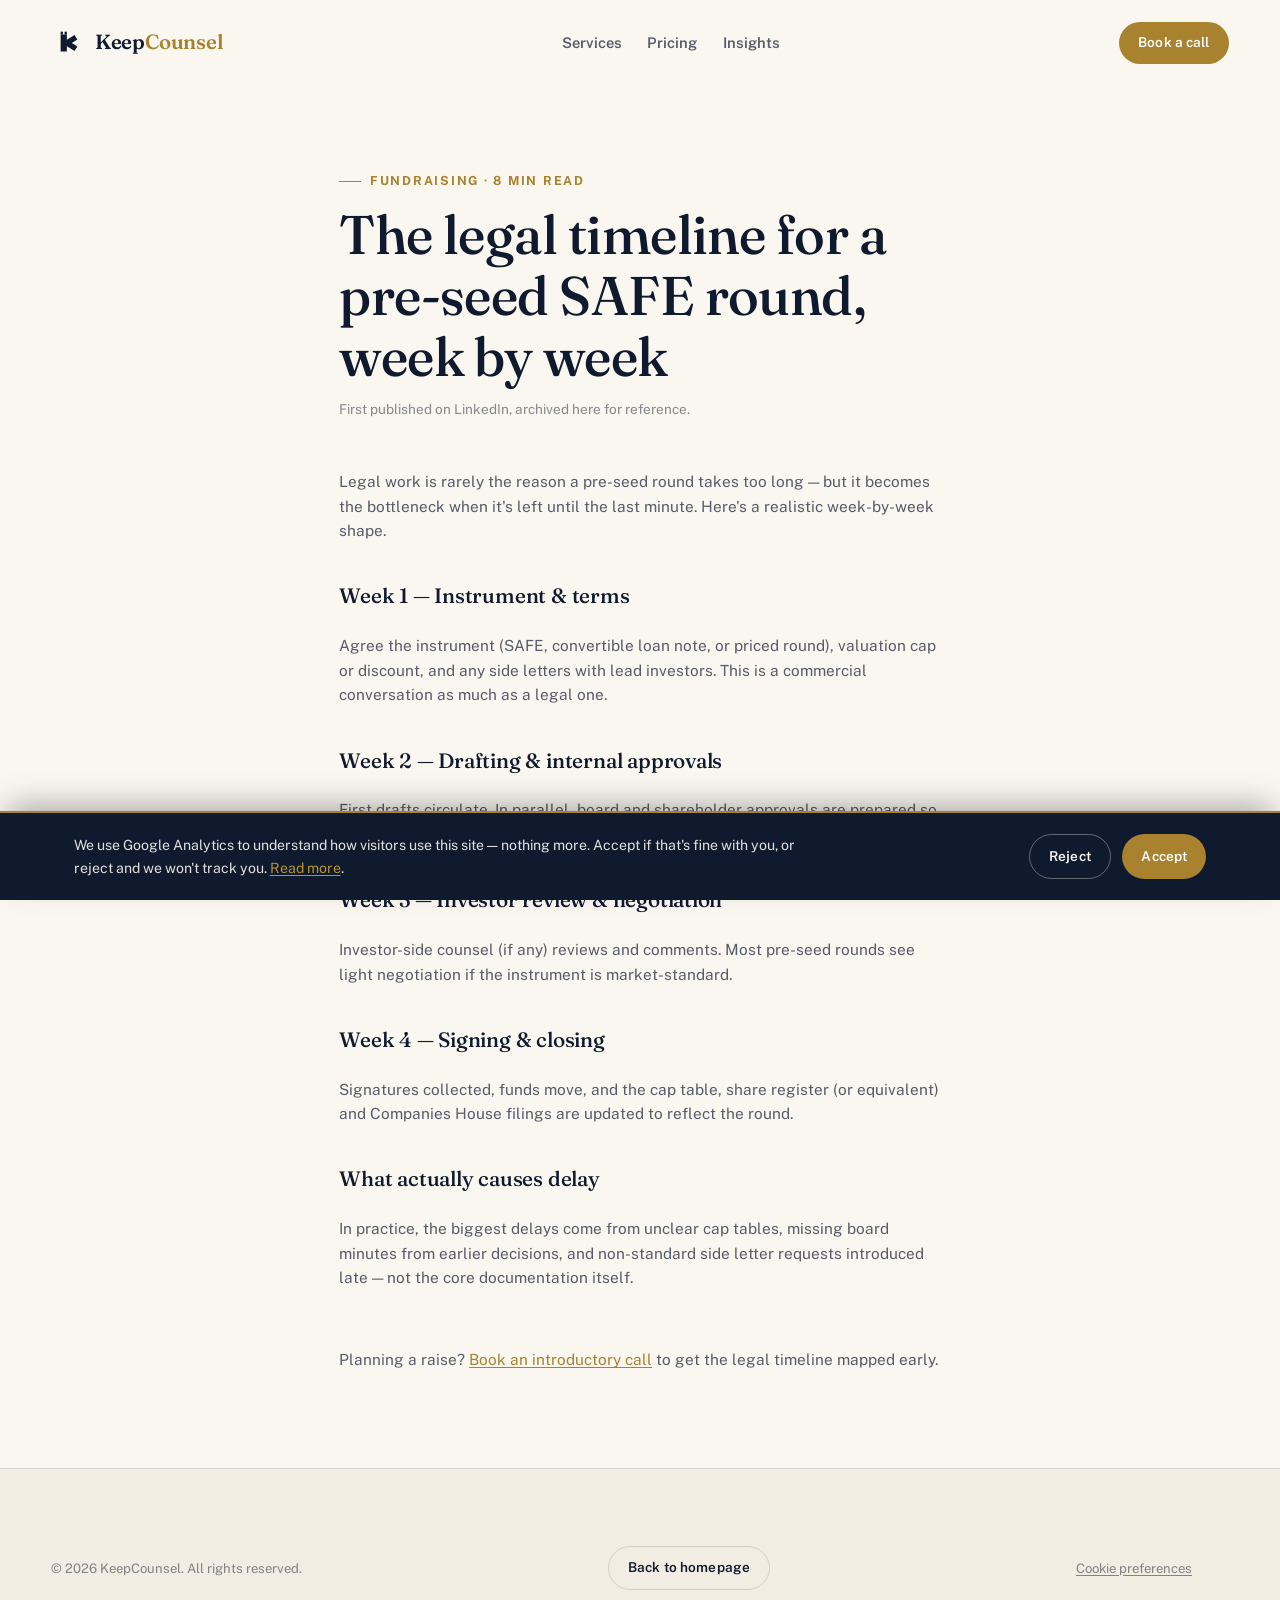
<file: insights/fundraising-legal-timeline.html>
<!DOCTYPE html>
<html lang="en-GB">
<head>
<meta charset="UTF-8">
<meta name="viewport" content="width=device-width, initial-scale=1">
<title>The Legal Timeline for a Pre-Seed SAFE Round — KeepCounsel</title>
<meta name="theme-color" content="#101a2e">
<link rel="icon" href="data:image/svg+xml,%3Csvg xmlns='http://www.w3.org/2000/svg' viewBox='0 0 120 120'%3E%3Crect x='34' y='20' width='8' height='10' fill='%23101a2e'/%3E%3Crect x='48' y='20' width='8' height='10' fill='%23101a2e'/%3E%3Crect x='34' y='30' width='22' height='60' fill='%23101a2e'/%3E%3Cpath d='M56 60 L88 40' stroke='%23101a2e' stroke-width='19'/%3E%3Cpath d='M56 60 L88 80' stroke='%23101a2e' stroke-width='19'/%3E%3C/svg%3E">
<link rel="preload" href="../fonts/public-sans-latin-var.woff2" as="font" type="font/woff2" crossorigin>
<link rel="preload" href="../fonts/fraunces-latin-var.woff2" as="font" type="font/woff2" crossorigin>
<link rel="stylesheet" href="../css/styles.css">
</head>
<body>
<a class="skip-link" href="#main">Skip to content</a>
<header class="site-header is-scrolled">
  <div class="wrap nav-inner">
    <a href="../index.html" class="brand"><span class="brand-mark" aria-hidden="true"><svg viewBox="0 0 120 120" fill="none" xmlns="http://www.w3.org/2000/svg"><rect x="34" y="20" width="8" height="10" fill="currentColor"/><rect x="48" y="20" width="8" height="10" fill="currentColor"/><rect x="34" y="30" width="22" height="60" fill="currentColor"/><path d="M56 60 L88 40" stroke="currentColor" stroke-width="19"/><path d="M56 60 L88 80" stroke="currentColor" stroke-width="19"/></svg></span><span class="brand-word"><span class="brand-keep">Keep</span><span class="brand-counsel">Counsel</span></span></a>
    <nav class="main-nav nav-links-desktop" aria-label="Primary">
      <a href="../index.html#services">Services</a>
      <a href="../index.html#pricing">Pricing</a>
      <a href="index.html">Insights</a>
    </nav>
    <div class="nav-cta"><a href="../index.html#contact" class="btn btn-gold btn-sm">Book a call</a></div>
  </div>
</header>

<main id="main" class="legal-page">
  <div class="wrap" style="max-width:44rem;">
    <span class="eyebrow">Fundraising · 8 min read</span>
    <h1 style="margin-top:0.9rem;">The legal timeline for a pre-seed SAFE round, week by week</h1>
    <p class="updated">First published on LinkedIn, archived here for reference.</p>

    <div class="legal-body">
      <p>Legal work is rarely the reason a pre-seed round takes too long — but it becomes the bottleneck when it's left until the last minute. Here's a realistic week-by-week shape.</p>

      <h2>Week 1 — Instrument &amp; terms</h2>
      <p>Agree the instrument (SAFE, convertible loan note, or priced round), valuation cap or discount, and any side letters with lead investors. This is a commercial conversation as much as a legal one.</p>

      <h2>Week 2 — Drafting &amp; internal approvals</h2>
      <p>First drafts circulate. In parallel, board and shareholder approvals are prepared so signing isn't held up by a missing resolution.</p>

      <h2>Week 3 — Investor review &amp; negotiation</h2>
      <p>Investor-side counsel (if any) reviews and comments. Most pre-seed rounds see light negotiation if the instrument is market-standard.</p>

      <h2>Week 4 — Signing &amp; closing</h2>
      <p>Signatures collected, funds move, and the cap table, share register (or equivalent) and Companies House filings are updated to reflect the round.</p>

      <h2>What actually causes delay</h2>
      <p>In practice, the biggest delays come from unclear cap tables, missing board minutes from earlier decisions, and non-standard side letter requests introduced late — not the core documentation itself.</p>

      <p style="margin-top:2rem;">Planning a raise? <a href="../index.html#contact">Book an introductory call</a> to get the legal timeline mapped early.</p>
    </div>
  </div>
</main>

<footer class="site-footer">
  <div class="wrap footer-bottom" style="border-top:none;padding-top:0;margin-top:0;">
    <span>© <span data-year>2026</span> KeepCounsel. All rights reserved.</span>
    <a href="../index.html" class="btn btn-ghost btn-sm">Back to homepage</a>
  </div>
</footer>
<script src="../js/main.js"></script>
<script src="../js/cookie-consent.js" defer></script>
</body>
</html>
</file>
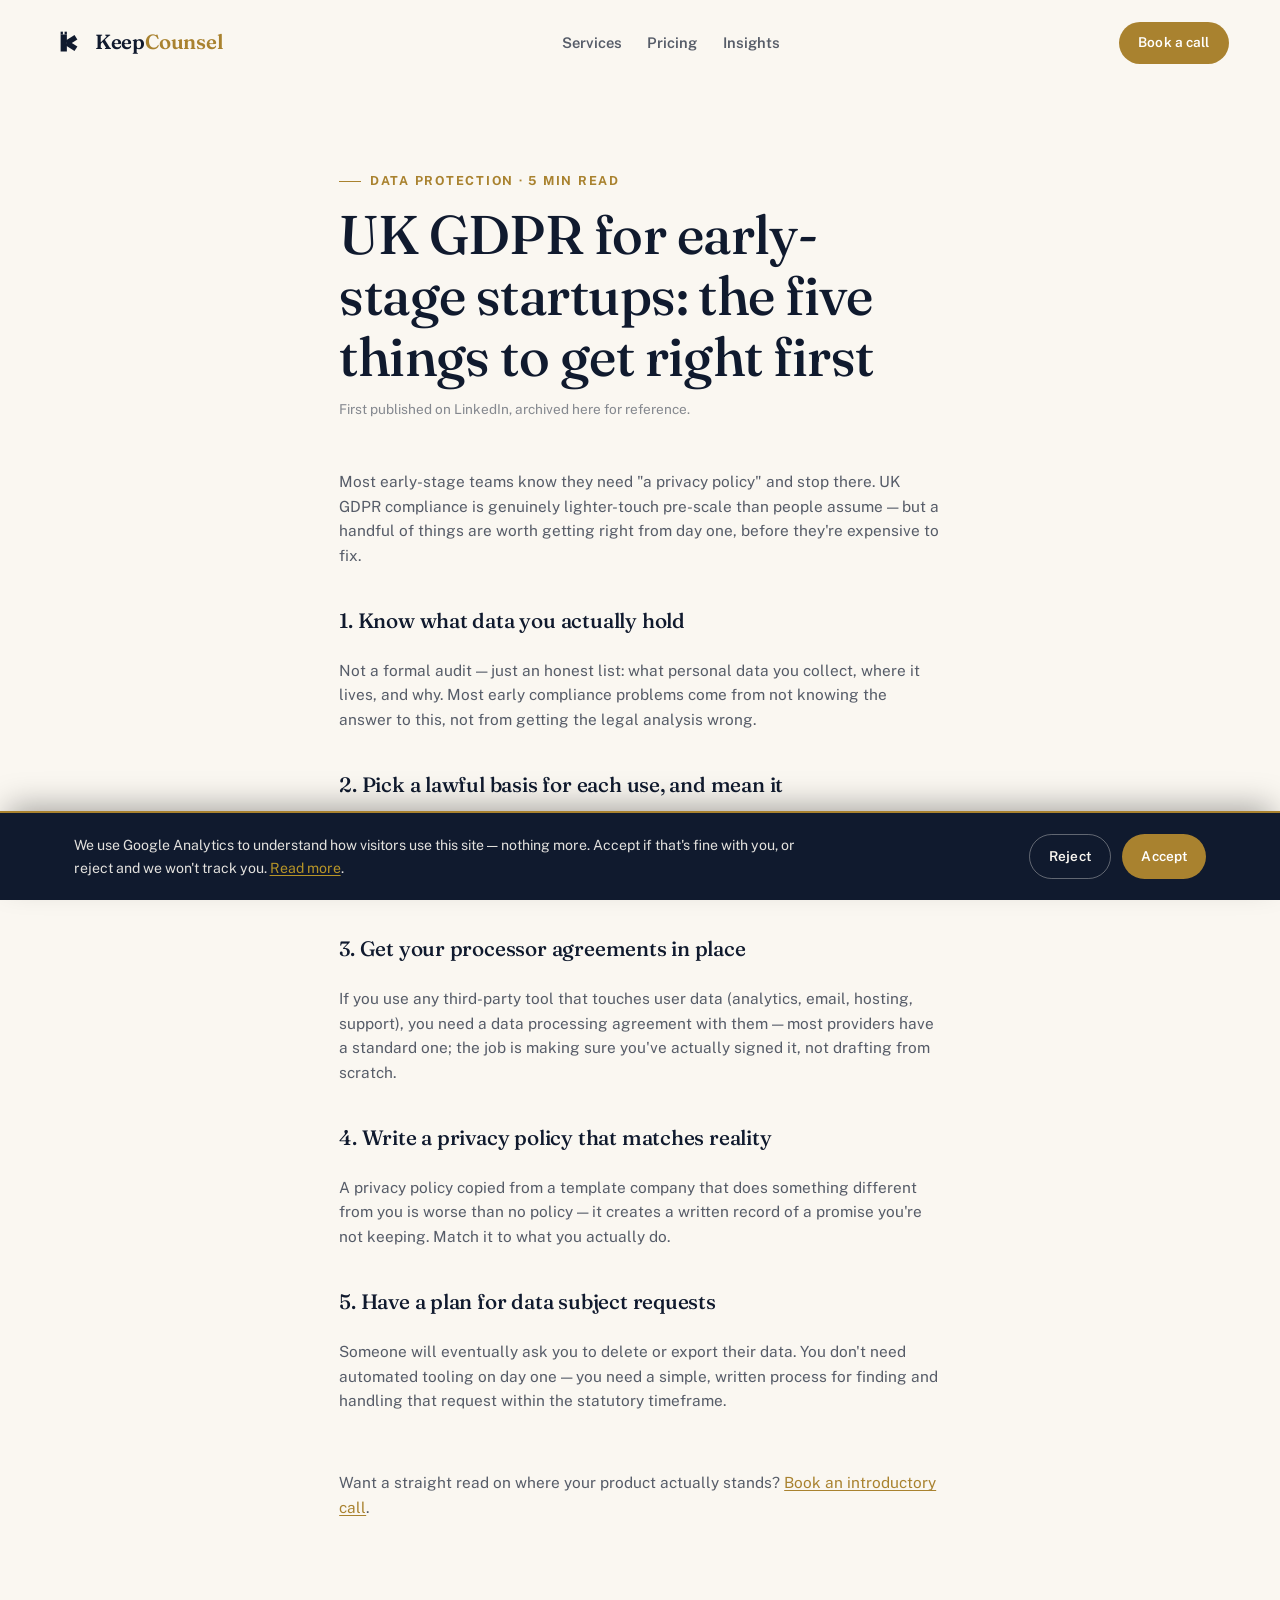
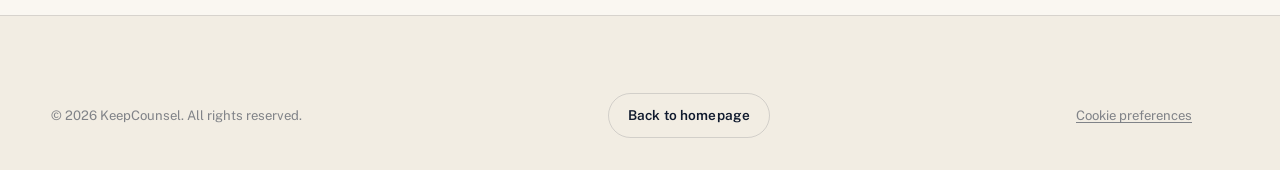
<file: insights/gdpr-basics-for-startups.html>
<!DOCTYPE html>
<html lang="en-GB">
<head>
<meta charset="UTF-8">
<meta name="viewport" content="width=device-width, initial-scale=1">
<title>UK GDPR for Early-Stage Startups — KeepCounsel</title>
<meta name="theme-color" content="#101a2e">
<link rel="icon" href="data:image/svg+xml,%3Csvg xmlns='http://www.w3.org/2000/svg' viewBox='0 0 120 120'%3E%3Crect x='34' y='20' width='8' height='10' fill='%23101a2e'/%3E%3Crect x='48' y='20' width='8' height='10' fill='%23101a2e'/%3E%3Crect x='34' y='30' width='22' height='60' fill='%23101a2e'/%3E%3Cpath d='M56 60 L88 40' stroke='%23101a2e' stroke-width='19'/%3E%3Cpath d='M56 60 L88 80' stroke='%23101a2e' stroke-width='19'/%3E%3C/svg%3E">
<link rel="preload" href="../fonts/public-sans-latin-var.woff2" as="font" type="font/woff2" crossorigin>
<link rel="preload" href="../fonts/fraunces-latin-var.woff2" as="font" type="font/woff2" crossorigin>
<link rel="stylesheet" href="../css/styles.css">
</head>
<body>
<a class="skip-link" href="#main">Skip to content</a>
<header class="site-header is-scrolled">
  <div class="wrap nav-inner">
    <a href="../index.html" class="brand"><span class="brand-mark" aria-hidden="true"><svg viewBox="0 0 120 120" fill="none" xmlns="http://www.w3.org/2000/svg"><rect x="34" y="20" width="8" height="10" fill="currentColor"/><rect x="48" y="20" width="8" height="10" fill="currentColor"/><rect x="34" y="30" width="22" height="60" fill="currentColor"/><path d="M56 60 L88 40" stroke="currentColor" stroke-width="19"/><path d="M56 60 L88 80" stroke="currentColor" stroke-width="19"/></svg></span><span class="brand-word"><span class="brand-keep">Keep</span><span class="brand-counsel">Counsel</span></span></a>
    <nav class="main-nav nav-links-desktop" aria-label="Primary">
      <a href="../index.html#services">Services</a>
      <a href="../index.html#pricing">Pricing</a>
      <a href="index.html">Insights</a>
    </nav>
    <div class="nav-cta"><a href="../index.html#contact" class="btn btn-gold btn-sm">Book a call</a></div>
  </div>
</header>

<main id="main" class="legal-page">
  <div class="wrap" style="max-width:44rem;">
    <span class="eyebrow">Data protection · 5 min read</span>
    <h1 style="margin-top:0.9rem;">UK GDPR for early-stage startups: the five things to get right first</h1>
    <p class="updated">First published on LinkedIn, archived here for reference.</p>

    <div class="legal-body">
      <p>Most early-stage teams know they need "a privacy policy" and stop there. UK GDPR compliance is genuinely lighter-touch pre-scale than people assume — but a handful of things are worth getting right from day one, before they're expensive to fix.</p>

      <h2>1. Know what data you actually hold</h2>
      <p>Not a formal audit — just an honest list: what personal data you collect, where it lives, and why. Most early compliance problems come from not knowing the answer to this, not from getting the legal analysis wrong.</p>

      <h2>2. Pick a lawful basis for each use, and mean it</h2>
      <p>"Consent" is not the default answer for everything — for a lot of ordinary product functionality, "legitimate interests" or "contract" is the right basis, and is more robust than a consent banner nobody reads.</p>

      <h2>3. Get your processor agreements in place</h2>
      <p>If you use any third-party tool that touches user data (analytics, email, hosting, support), you need a data processing agreement with them — most providers have a standard one; the job is making sure you've actually signed it, not drafting from scratch.</p>

      <h2>4. Write a privacy policy that matches reality</h2>
      <p>A privacy policy copied from a template company that does something different from you is worse than no policy — it creates a written record of a promise you're not keeping. Match it to what you actually do.</p>

      <h2>5. Have a plan for data subject requests</h2>
      <p>Someone will eventually ask you to delete or export their data. You don't need automated tooling on day one — you need a simple, written process for finding and handling that request within the statutory timeframe.</p>

      <p style="margin-top:2rem;">Want a straight read on where your product actually stands? <a href="../index.html#contact">Book an introductory call</a>.</p>
    </div>
  </div>
</main>

<footer class="site-footer">
  <div class="wrap footer-bottom" style="border-top:none;padding-top:0;margin-top:0;">
    <span>© <span data-year>2026</span> KeepCounsel. All rights reserved.</span>
    <a href="../index.html" class="btn btn-ghost btn-sm">Back to homepage</a>
  </div>
</footer>
<script src="../js/main.js"></script>
<script src="../js/cookie-consent.js" defer></script>
</body>
</html>
</file>
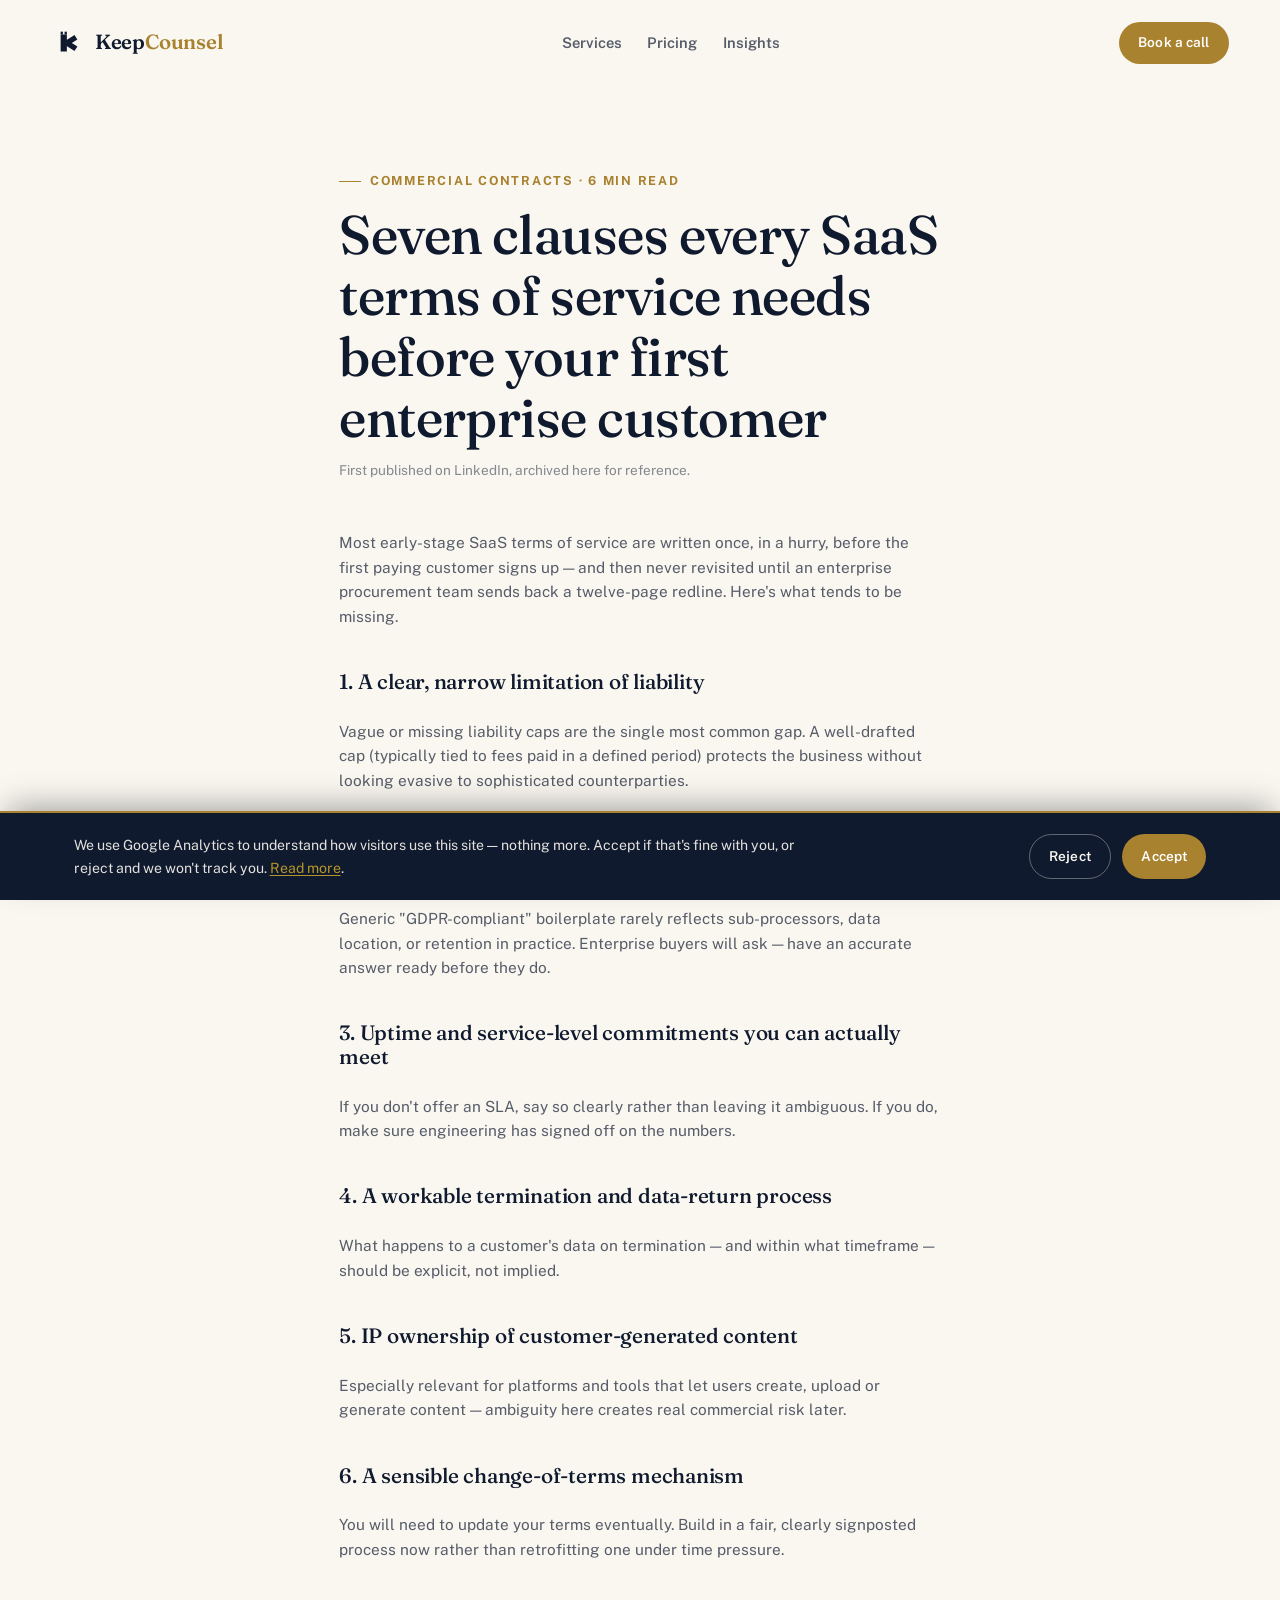
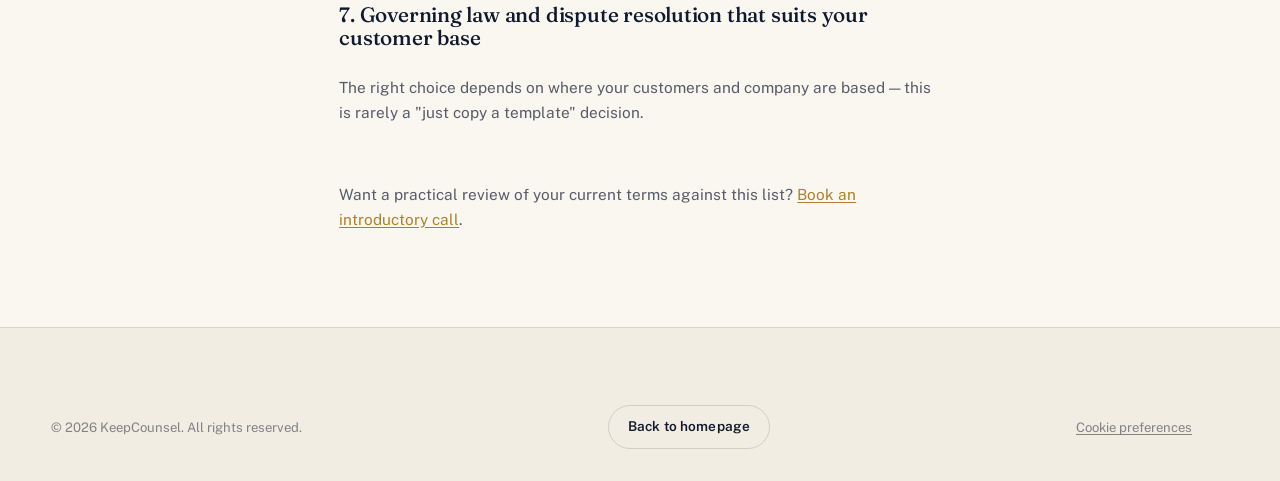
<file: insights/saas-terms-checklist.html>
<!DOCTYPE html>
<html lang="en-GB">
<head>
<meta charset="UTF-8">
<meta name="viewport" content="width=device-width, initial-scale=1">
<title>Seven Clauses Every SaaS Terms of Service Needs — KeepCounsel</title>
<meta name="theme-color" content="#101a2e">
<link rel="icon" href="data:image/svg+xml,%3Csvg xmlns='http://www.w3.org/2000/svg' viewBox='0 0 120 120'%3E%3Crect x='34' y='20' width='8' height='10' fill='%23101a2e'/%3E%3Crect x='48' y='20' width='8' height='10' fill='%23101a2e'/%3E%3Crect x='34' y='30' width='22' height='60' fill='%23101a2e'/%3E%3Cpath d='M56 60 L88 40' stroke='%23101a2e' stroke-width='19'/%3E%3Cpath d='M56 60 L88 80' stroke='%23101a2e' stroke-width='19'/%3E%3C/svg%3E">
<link rel="preload" href="../fonts/public-sans-latin-var.woff2" as="font" type="font/woff2" crossorigin>
<link rel="preload" href="../fonts/fraunces-latin-var.woff2" as="font" type="font/woff2" crossorigin>
<link rel="stylesheet" href="../css/styles.css">
</head>
<body>
<a class="skip-link" href="#main">Skip to content</a>
<header class="site-header is-scrolled">
  <div class="wrap nav-inner">
    <a href="../index.html" class="brand"><span class="brand-mark" aria-hidden="true"><svg viewBox="0 0 120 120" fill="none" xmlns="http://www.w3.org/2000/svg"><rect x="34" y="20" width="8" height="10" fill="currentColor"/><rect x="48" y="20" width="8" height="10" fill="currentColor"/><rect x="34" y="30" width="22" height="60" fill="currentColor"/><path d="M56 60 L88 40" stroke="currentColor" stroke-width="19"/><path d="M56 60 L88 80" stroke="currentColor" stroke-width="19"/></svg></span><span class="brand-word"><span class="brand-keep">Keep</span><span class="brand-counsel">Counsel</span></span></a>
    <nav class="main-nav nav-links-desktop" aria-label="Primary">
      <a href="../index.html#services">Services</a>
      <a href="../index.html#pricing">Pricing</a>
      <a href="index.html">Insights</a>
    </nav>
    <div class="nav-cta"><a href="../index.html#contact" class="btn btn-gold btn-sm">Book a call</a></div>
  </div>
</header>

<main id="main" class="legal-page">
  <div class="wrap" style="max-width:44rem;">
    <span class="eyebrow">Commercial contracts · 6 min read</span>
    <h1 style="margin-top:0.9rem;">Seven clauses every SaaS terms of service needs before your first enterprise customer</h1>
    <p class="updated">First published on LinkedIn, archived here for reference.</p>

    <div class="legal-body">
      <p>Most early-stage SaaS terms of service are written once, in a hurry, before the first paying customer signs up — and then never revisited until an enterprise procurement team sends back a twelve-page redline. Here's what tends to be missing.</p>

      <h2>1. A clear, narrow limitation of liability</h2>
      <p>Vague or missing liability caps are the single most common gap. A well-drafted cap (typically tied to fees paid in a defined period) protects the business without looking evasive to sophisticated counterparties.</p>

      <h2>2. Data processing terms that actually match your architecture</h2>
      <p>Generic "GDPR-compliant" boilerplate rarely reflects sub-processors, data location, or retention in practice. Enterprise buyers will ask — have an accurate answer ready before they do.</p>

      <h2>3. Uptime and service-level commitments you can actually meet</h2>
      <p>If you don't offer an SLA, say so clearly rather than leaving it ambiguous. If you do, make sure engineering has signed off on the numbers.</p>

      <h2>4. A workable termination and data-return process</h2>
      <p>What happens to a customer's data on termination — and within what timeframe — should be explicit, not implied.</p>

      <h2>5. IP ownership of customer-generated content</h2>
      <p>Especially relevant for platforms and tools that let users create, upload or generate content — ambiguity here creates real commercial risk later.</p>

      <h2>6. A sensible change-of-terms mechanism</h2>
      <p>You will need to update your terms eventually. Build in a fair, clearly signposted process now rather than retrofitting one under time pressure.</p>

      <h2>7. Governing law and dispute resolution that suits your customer base</h2>
      <p>The right choice depends on where your customers and company are based — this is rarely a "just copy a template" decision.</p>

      <p style="margin-top:2rem;">Want a practical review of your current terms against this list? <a href="../index.html#contact">Book an introductory call</a>.</p>
    </div>
  </div>
</main>

<footer class="site-footer">
  <div class="wrap footer-bottom" style="border-top:none;padding-top:0;margin-top:0;">
    <span>© <span data-year>2026</span> KeepCounsel. All rights reserved.</span>
    <a href="../index.html" class="btn btn-ghost btn-sm">Back to homepage</a>
  </div>
</footer>
<script src="../js/main.js"></script>
<script src="../js/cookie-consent.js" defer></script>
</body>
</html>
</file>
<file: css/styles.css>
/* ==========================================================================
   KEEP COUNSEL — Design System & Styles
   A composed, established-feeling trust aesthetic for a principal legal advisor.
   ========================================================================== */

/* ---- Self-hosted fonts (no third-party request; see privacy policy) ----
   Variable files, latin subset. Fraunces covers 400-700 upright and italic;
   Public Sans covers 400-800, so every weight used on the site is real
   rather than synthesised by the browser. */
@font-face {
  font-family: 'Fraunces';
  font-style: normal;
  font-weight: 400 700;
  font-display: swap;
  src: url('../fonts/fraunces-latin-var.woff2') format('woff2');
  unicode-range: U+0000-00FF, U+0131, U+0152-0153, U+02BB-02BC, U+02C6, U+02DA, U+02DC, U+0304, U+0308, U+0329, U+2000-206F, U+20AC, U+2122, U+2191, U+2193, U+2212, U+2215, U+FEFF, U+FFFD;
}
@font-face {
  font-family: 'Fraunces';
  font-style: italic;
  font-weight: 400 700;
  font-display: swap;
  src: url('../fonts/fraunces-latin-italic-var.woff2') format('woff2');
  unicode-range: U+0000-00FF, U+0131, U+0152-0153, U+02BB-02BC, U+02C6, U+02DA, U+02DC, U+0304, U+0308, U+0329, U+2000-206F, U+20AC, U+2122, U+2191, U+2193, U+2212, U+2215, U+FEFF, U+FFFD;
}
@font-face {
  font-family: 'Public Sans';
  font-style: normal;
  font-weight: 400 800;
  font-display: swap;
  src: url('../fonts/public-sans-latin-var.woff2') format('woff2');
  unicode-range: U+0000-00FF, U+0131, U+0152-0153, U+02BB-02BC, U+02C6, U+02DA, U+02DC, U+0304, U+0308, U+0329, U+2000-206F, U+20AC, U+2122, U+2191, U+2193, U+2212, U+2215, U+FEFF, U+FFFD;
}

/* ---- Design tokens ------------------------------------------------------ */
:root {
  /* Brand palette */
  --ink: #101a2e;
  --ink-70: rgba(16, 26, 46, 0.7);
  --ink-50: rgba(16, 26, 46, 0.5);
  --ink-20: rgba(16, 26, 46, 0.14);
  --ink-10: rgba(16, 26, 46, 0.08);
  --paper: #faf7f1;
  --paper-dim: #f2ede3;
  --surface: #ffffff;
  --gold: #a9822f;
  --gold-bright: #c9a227;
  --gold-10: rgba(169, 130, 47, 0.1);
  --gold-20: rgba(169, 130, 47, 0.22);
  --green: #34573f;
  --red: #a63b32;
  --red-10: rgba(166, 59, 50, 0.1);
  --red-20: rgba(166, 59, 50, 0.28);
  --line: rgba(16, 26, 46, 0.12);

  /* Semantic */
  --bg: var(--paper);
  --bg-alt: var(--paper-dim);
  --fg: var(--ink);
  --fg-muted: var(--ink-70);
  --fg-faint: var(--ink-50);
  --accent: var(--gold);
  --accent-strong: var(--gold-bright);
  --border: var(--line);

  /* Type */
  --font-display: 'Fraunces', 'Iowan Old Style', 'Palatino Linotype', Georgia, serif;
  --font-body: 'Public Sans', -apple-system, BlinkMacSystemFont, 'Segoe UI', Roboto, sans-serif;

  --fs-hero: clamp(2.6rem, 5.4vw + 1rem, 5.4rem);
  --fs-h1: clamp(2.1rem, 3.2vw + 1rem, 3.4rem);
  --fs-h2: clamp(1.6rem, 1.6vw + 1rem, 2.3rem);
  --fs-h3: clamp(1.15rem, 0.6vw + 1rem, 1.4rem);
  --fs-lead: clamp(1.05rem, 0.5vw + 1rem, 1.25rem);
  --fs-body: 1rem;
  --fs-small: 0.875rem;

  /* Spacing / layout */
  --gutter: clamp(1.25rem, 4vw, 3.5rem);
  --section-pad: clamp(4rem, 9vw, 8rem);
  --radius-sm: 8px;
  --radius-md: 14px;
  --radius-lg: 28px;
  --max-w: 1280px;

  /* Motion */
  --ease-out: cubic-bezier(0.16, 1, 0.3, 1);
  --ease-in-out: cubic-bezier(0.65, 0, 0.35, 1);
  --dur-fast: 220ms;
  --dur-med: 520ms;
  --dur-slow: 900ms;

  --shadow-sm: 0 1px 2px rgba(16, 26, 46, 0.06), 0 1px 1px rgba(16, 26, 46, 0.04);
  --shadow-md: 0 12px 32px -12px rgba(16, 26, 46, 0.18);
  --shadow-lg: 0 30px 60px -20px rgba(16, 26, 46, 0.28);
}

/* ---- Reset --------------------------------------------------------------*/
*, *::before, *::after { box-sizing: border-box; }
* { margin: 0; }
html { -webkit-text-size-adjust: 100%; scroll-behavior: smooth; }
body {
  font-family: var(--font-body);
  font-size: var(--fs-body);
  line-height: 1.6;
  color: var(--fg);
  background: var(--bg);
  -webkit-font-smoothing: antialiased;
  overflow-x: hidden;
}
img, svg, video { display: block; max-width: 100%; }
a { color: inherit; text-decoration: none; }
ul, ol { list-style: none; padding: 0; }
button { font: inherit; color: inherit; background: none; border: none; cursor: pointer; }
input, textarea, select { font: inherit; color: inherit; }
h1, h2, h3, h4 { font-family: var(--font-display); font-weight: 500; line-height: 1.12; letter-spacing: -0.01em; }
::selection { background: var(--gold-20); color: var(--ink); }

@media (prefers-reduced-motion: reduce) {
  html { scroll-behavior: auto; }
  *, *::before, *::after {
    animation-duration: 0.001ms !important;
    animation-iteration-count: 1 !important;
    transition-duration: 0.001ms !important;
    scroll-behavior: auto !important;
  }
}

/* Skip link */
.skip-link {
  position: absolute;
  left: -999px;
  top: 0;
  background: var(--ink);
  color: var(--paper);
  padding: 0.9rem 1.4rem;
  z-index: 999;
  border-radius: 0 0 var(--radius-sm) 0;
}
.skip-link:focus { left: 0; }

:focus-visible { outline: 2px solid var(--gold-bright); outline-offset: 3px; }

/* ---- Layout helpers -------------------------------------------------- */
.wrap {
  max-width: var(--max-w);
  margin-inline: auto;
  padding-inline: var(--gutter);
}
section { position: relative; }
.section-pad { padding-block: var(--section-pad); }
.section-pad-sm { padding-block: calc(var(--section-pad) * 0.55); }

.eyebrow {
  display: inline-flex;
  align-items: center;
  gap: 0.55rem;
  font-family: var(--font-body);
  font-size: 0.78rem;
  font-weight: 700;
  letter-spacing: 0.14em;
  text-transform: uppercase;
  color: var(--gold);
}
.eyebrow::before {
  content: '';
  width: 22px;
  height: 1px;
  background: var(--gold);
}

.section-head {
  max-width: 46rem;
  margin-bottom: clamp(2.5rem, 5vw, 4rem);
}
.section-head h2 { font-size: var(--fs-h1); margin-top: 0.75rem; }
.section-head p { font-size: var(--fs-lead); color: var(--fg-muted); margin-top: 1.1rem; max-width: 42rem; }
.section-head.center { margin-inline: auto; text-align: center; }
.section-head.center p { margin-inline: auto; }
.section-head.center .eyebrow::before { display: none; }

/* ---- Buttons ----------------------------------------------------------- */
.btn {
  display: inline-flex;
  align-items: center;
  justify-content: center;
  gap: 0.6rem;
  padding: 0.95rem 1.7rem;
  border-radius: 999px;
  font-weight: 600;
  font-size: 0.95rem;
  letter-spacing: 0.01em;
  white-space: nowrap;
  transition: transform var(--dur-fast) var(--ease-out), box-shadow var(--dur-fast) var(--ease-out), background var(--dur-fast) var(--ease-out), color var(--dur-fast) var(--ease-out);
  position: relative;
}
.btn-primary { background: var(--ink); color: var(--paper); box-shadow: var(--shadow-sm); }
.btn-primary:hover { transform: translateY(-2px); box-shadow: var(--shadow-md); background: #1a2a4a; }
.btn-gold { background: var(--gold); color: #fff; }
.btn-gold:hover { transform: translateY(-2px); box-shadow: 0 14px 28px -10px var(--gold-20); background: var(--gold-bright); }
.btn-ghost { background: transparent; border: 1px solid var(--ink-20); color: var(--ink); }
.btn-ghost:hover { border-color: var(--ink); background: var(--ink-10); }
.btn-arrow svg { transition: transform var(--dur-fast) var(--ease-out); }
.btn-arrow:hover svg { transform: translateX(4px); }
.btn-sm { padding: 0.65rem 1.2rem; font-size: 0.85rem; }
.btn-block { width: 100%; }

/* ---- Header / nav -------------------------------------------------------*/
.site-header {
  position: sticky;
  inset-inline: 0;
  top: var(--preheader-h, 0px);
  z-index: 100;
  padding-block: 1.35rem;
  background: var(--bg);
  transition: padding var(--dur-med) var(--ease-out), background var(--dur-med) var(--ease-out), box-shadow var(--dur-med) var(--ease-out), border-color var(--dur-med) var(--ease-out);
  border-bottom: 1px solid transparent;
}
.site-header.is-scrolled {
  padding-block: 0.8rem;
  background: rgba(250, 247, 241, 0.86);
  backdrop-filter: blur(14px) saturate(140%);
  -webkit-backdrop-filter: blur(14px) saturate(140%);
  border-bottom: 1px solid var(--border);
  box-shadow: 0 1px 0 rgba(16,26,46,0.02);
}
.nav-inner { display: flex; align-items: center; justify-content: space-between; gap: 1.5rem; }
.brand { display: flex; align-items: center; gap: 0.6rem; font-family: var(--font-display); font-size: 1.28rem; font-weight: 600; letter-spacing: -0.01em; }
.brand-keep { color: var(--ink); }
.brand-counsel { color: var(--gold); }
.brand-mark {
  width: 34px; height: 34px;
  display: flex; align-items: center; justify-content: center;
  flex-shrink: 0;
  color: var(--ink);
  transition: transform var(--dur-fast) var(--ease-out);
}
.brand-mark svg { width: 100%; height: 100%; }
.brand:hover .brand-mark { transform: translateY(-2px); }

.main-nav { display: flex; align-items: center; gap: clamp(1.2rem, 2vw, 2.4rem); }
.main-nav a {
  font-size: 0.92rem;
  font-weight: 600;
  color: var(--fg-muted);
  position: relative;
  padding-block: 0.3rem;
  transition: color var(--dur-fast) var(--ease-out);
}
.main-nav a:hover, .main-nav a.is-active { color: var(--ink); }
.main-nav a::after {
  content: '';
  position: absolute; left: 0; right: 100%; bottom: 0;
  height: 1.5px; background: var(--gold);
  transition: right var(--dur-med) var(--ease-out);
}
.main-nav a:hover::after, .main-nav a.is-active::after { right: 0; }
.nav-cta { display: flex; align-items: center; gap: 0.9rem; }
.nav-links-desktop { display: flex; }

.nav-toggle {
  display: none;
  width: 44px; height: 44px;
  border-radius: 50%;
  align-items: center; justify-content: center;
  border: 1px solid var(--ink-20);
  flex-direction: column; gap: 5px;
}
.nav-toggle span { width: 18px; height: 1.5px; background: var(--ink); transition: transform var(--dur-fast) var(--ease-out), opacity var(--dur-fast) var(--ease-out); display:block; }
.nav-toggle[aria-expanded="true"] span:nth-child(1) { transform: translateY(6.5px) rotate(45deg); }
.nav-toggle[aria-expanded="true"] span:nth-child(2) { opacity: 0; }
.nav-toggle[aria-expanded="true"] span:nth-child(3) { transform: translateY(-6.5px) rotate(-45deg); }

.mobile-nav {
  position: fixed; inset: 0; z-index: 99;
  background: var(--paper);
  display: flex; flex-direction: column; justify-content: center;
  overflow-y: auto;
  padding: 6rem var(--gutter) 2.4rem;
  transform: translateY(-100%);
  opacity: 0;
  visibility: hidden;
  transition: transform var(--dur-med) var(--ease-in-out), opacity var(--dur-med) var(--ease-in-out), visibility 0s linear var(--dur-med);
}
.mobile-nav.is-open { transform: translateY(0); opacity: 1; visibility: visible; transition: transform var(--dur-med) var(--ease-in-out), opacity var(--dur-med) var(--ease-in-out); }
.mobile-nav a { display: block; font-family: var(--font-display); font-size: 2rem; padding-block: 0.6rem; border-bottom: 1px solid var(--border); }
.mobile-nav .btn { margin-top: 1.8rem; }
.mobile-nav-foot { margin-top: auto; padding-top: 2.6rem; display: flex; flex-direction: column; gap: 0.4rem; }
.mobile-nav-foot a { font-family: var(--font-body); font-size: 0.95rem; font-weight: 600; color: var(--gold); border-bottom: 0; padding-block: 0.3rem; }
.mobile-nav-foot span { font-size: 0.8rem; color: var(--fg-faint); }

/* ---- Hero ---------------------------------------------------------------*/
.hero {
  padding-top: clamp(3rem, 6vw, 5rem);
  padding-bottom: clamp(4rem, 8vw, 6rem);
  position: relative;
  overflow: hidden;
}
.hero-bg {
  position: absolute; inset: 0; z-index: -1;
  background:
    radial-gradient(60% 55% at 82% 8%, rgba(169,130,47,0.14), transparent 60%),
    radial-gradient(50% 45% at 8% 92%, rgba(16,26,46,0.08), transparent 60%);
}
.hero-grid {
  display: grid;
  grid-template-columns: 1.1fr 0.8fr;
  gap: clamp(2rem, 5vw, 4rem);
  align-items: center;
}
.hero h1 { font-size: var(--fs-hero); text-wrap: balance; }
.hero h1 em { font-style: italic; color: var(--gold); }
.hero h1 .hl { color: var(--gold); font-style: italic; }
.hero-lead { font-size: var(--fs-lead); color: var(--fg-muted); max-width: 34rem; margin-top: 1.5rem; }
.hero-actions { display: flex; align-items: center; gap: 1.1rem; margin-top: 2.2rem; flex-wrap: wrap; }
.hero-note { font-size: var(--fs-small); color: var(--fg-faint); margin-top: 1.4rem; }

.hero-badges { display: flex; flex-wrap: wrap; gap: 0.6rem 0.7rem; margin-top: 2.4rem; }
.badge {
  display: inline-flex; align-items: center; gap: 0.5rem;
  font-size: 0.8rem; font-weight: 600; color: var(--fg-muted);
  padding: 0.5rem 0.9rem;
  border: 1px solid var(--border);
  border-radius: 999px;
  background: var(--surface);
}
.badge svg { color: var(--gold); flex-shrink: 0; }

.hero-panel {
  position: relative;
  background: var(--ink);
  color: var(--paper);
  border-radius: var(--radius-lg);
  padding: clamp(1.8rem, 3vw, 2.6rem);
  box-shadow: var(--shadow-lg);
}
.hero-panel::before {
  content: '';
  position: absolute; inset: 0;
  border-radius: inherit;
  padding: 1px;
  background: linear-gradient(160deg, rgba(201,162,39,0.55), transparent 40%);
  -webkit-mask: linear-gradient(#000 0 0) content-box, linear-gradient(#000 0 0);
  -webkit-mask-composite: xor; mask-composite: exclude;
  pointer-events: none;
}
.hero-panel-label { font-size: 0.78rem; letter-spacing: 0.12em; text-transform: uppercase; color: var(--gold-bright); font-weight: 700; }
.hero-stat-grid { display: grid; grid-template-columns: 1fr 1fr; gap: 1.6rem; margin-top: 1.6rem; }
.hero-stat .num { font-family: var(--font-display); font-size: clamp(1.8rem, 2.6vw, 2.4rem); font-weight: 600; }
.hero-stat .label { font-size: 0.82rem; color: rgba(250,247,241,0.62); margin-top: 0.2rem; }
.hero-panel-quote { margin-top: 1.8rem; padding-top: 1.6rem; border-top: 1px solid rgba(250,247,241,0.14); font-family: var(--font-display); font-size: 1.05rem; font-style: italic; line-height: 1.5; }
.hero-panel-quote cite { display: block; margin-top: 0.9rem; font-family: var(--font-body); font-style: normal; font-size: 0.8rem; color: rgba(250,247,241,0.62); }
.hero-panel-quote cite a { color: var(--gold-bright); text-decoration: underline; text-underline-offset: 2px; }

/* ---- Logo / trust strip ---------------------------------------------- */

.trust-strip { border-top: 1px solid var(--border); border-bottom: 1px solid var(--border); background: var(--surface); }
.trust-strip .wrap { display: flex; flex-wrap: wrap; align-items: center; justify-content: center; gap: 0.7rem; padding-block: 1.7rem; }
.trust-item {
  display: flex; align-items: center; gap: 0.5rem;
  font-size: 0.82rem; font-weight: 700; color: var(--fg);
  padding: 0.5rem 0.95rem; border-radius: 999px;
  border: 1px solid var(--gold-20); background: var(--gold-10);
  white-space: nowrap;
}
.trust-item svg { color: var(--gold); flex-shrink: 0; }

/* ---- Cards / services --------------------------------------------------*/
.services-grid { display: grid; grid-template-columns: repeat(3, 1fr); gap: 1.4rem; }
.service-card {
  background: var(--surface);
  border: 1px solid var(--border);
  border-radius: var(--radius-md);
  padding: clamp(1.6rem, 2vw, 2.1rem);
  transition: transform var(--dur-med) var(--ease-out), box-shadow var(--dur-med) var(--ease-out), border-color var(--dur-med) var(--ease-out);
}
.service-card:hover { transform: translateY(-6px); box-shadow: var(--shadow-md); border-color: var(--ink-20); }
.service-icon {
  width: 46px; height: 46px; border-radius: 12px;
  background: var(--gold-10);
  color: var(--gold);
  display: flex; align-items: center; justify-content: center;
  margin-bottom: 1.3rem;
}
.service-card h3 { font-size: var(--fs-h3); margin-bottom: 0.6rem; }
.service-card p { color: var(--fg-muted); font-size: 0.94rem; }
.service-card .tags { display: flex; flex-wrap: wrap; gap: 0.4rem; margin-top: 1.1rem; }
.service-card .tags span { font-size: 0.72rem; font-weight: 700; letter-spacing: 0.03em; color: var(--fg-faint); background: var(--bg-alt); padding: 0.28rem 0.6rem; border-radius: 999px; }

/* ---- Sectors ------------------------------------------------------------*/
.sector-row { display: flex; flex-wrap: wrap; gap: 0.9rem; }
.sector-note { margin-top: 1.1rem; font-size: 0.95rem; color: var(--fg-muted); }
.sector-pill {
  display: flex; align-items: center; gap: 0.7rem;
  padding: 0.85rem 1.3rem;
  border-radius: 999px;
  border: 1px solid var(--border);
  background: var(--surface);
  font-weight: 600; font-size: 0.92rem;
  transition: transform var(--dur-fast) var(--ease-out), border-color var(--dur-fast) var(--ease-out), background var(--dur-fast) var(--ease-out);
}
.sector-pill:hover { border-color: var(--gold); background: var(--gold-10); transform: translateY(-3px); }
.sector-pill svg { color: var(--gold); }
.sector-pill.sector-more { background: var(--ink); color: var(--paper); border-color: var(--ink); }
.sector-pill.sector-more:hover { background: var(--gold); border-color: var(--gold); }
.sector-pill.sector-more svg { color: var(--gold-bright); }

/* ---- Pricing --------------------------------------------------------- */
.pricing-tabs { display: inline-flex; gap: 0.35rem; padding: 0.4rem; background: var(--bg-alt); border: 1px solid var(--border); border-radius: 999px; margin-bottom: 1.6rem; }
.pricing-tab { display: inline-flex; align-items: center; gap: 0.5rem; padding: 0.75rem 1.4rem; border-radius: 999px; font-weight: 700; font-size: 0.92rem; color: var(--fg-muted); transition: background var(--dur-fast), color var(--dur-fast), box-shadow var(--dur-fast); }
.pricing-tab svg { flex-shrink: 0; opacity: 0.7; }
.pricing-tab.is-active svg { opacity: 1; color: var(--gold-bright); }
.pricing-tab.is-active { box-shadow: var(--shadow-sm); }
.panel-kicker { display: flex; align-items: center; gap: 0.6rem; font-family: var(--font-display); font-size: 1.1rem; color: var(--fg); margin-bottom: 1.8rem; padding-bottom: 1.2rem; border-bottom: 1px solid var(--border); }
.panel-kicker svg { color: var(--gold); flex-shrink: 0; }
.panel-kicker strong { font-weight: 600; }
.panel-kicker span.sub { font-family: var(--font-body); font-size: 0.88rem; color: var(--fg-muted); font-weight: 400; }
.rate-compare { max-width: 34rem; margin: 1.6rem auto 0; text-align: center; font-size: 0.92rem; color: var(--fg-muted); background: var(--bg-alt); border: 1px solid var(--border); border-radius: var(--radius-md); padding: 0.9rem 1.4rem; }
.rate-compare strong { color: var(--fg); }
.pricing-tab.is-active { background: var(--ink); color: var(--paper); }
.pricing-panels { position: relative; display: flow-root; }
.pricing-panel { display: none; }
.pricing-panel.is-active { display: block; animation: fadeUp var(--dur-med) var(--ease-out); }

.fee-grid { display: grid; grid-template-columns: repeat(2, 1fr); gap: 1.2rem; }
.fee-card { background: var(--surface); border: 1px solid var(--border); border-radius: var(--radius-md); padding: 1.7rem; display: flex; flex-direction: column; gap: 0.9rem; }
.fee-card-top { display: flex; align-items: baseline; justify-content: space-between; gap: 1rem; }
.fee-card h3 { font-size: 1.15rem; }
.fee-price { font-family: var(--font-display); font-size: 1.4rem; color: var(--gold); white-space: nowrap; }
.fee-card .retainer-price-row { margin-top: 0.7rem; }
.fee-card .price-first-month { margin-top: 0.3rem; color: var(--red); }
.fee-card p { color: var(--fg-muted); font-size: 0.92rem; }

.retainer-grid { display: grid; grid-template-columns: repeat(4, 1fr); gap: 1.2rem; }
.retainer-card { position: relative; background: var(--surface); border: 1px solid var(--border); border-radius: var(--radius-lg); padding: 1.8rem 1.4rem; display: flex; flex-direction: column; }
.retainer-card.is-popular { border-color: var(--gold); box-shadow: 0 20px 45px -22px var(--gold-20); }
.retainer-badge { position: absolute; top: -13px; left: 1.4rem; background: var(--gold); color: #fff; font-size: 0.7rem; font-weight: 800; letter-spacing: 0.06em; padding: 0.35rem 0.75rem; border-radius: 999px; text-transform: uppercase; }
.retainer-card h3 { font-size: 1.15rem; }
.retainer-hours { font-size: 0.79rem; color: var(--fg-muted); font-weight: 600; margin-top: 0.45rem; }
.retainer-card .desc { margin-top: 0.45rem; }
.retainer-card p.desc { color: var(--fg-muted); font-size: 0.87rem; margin-top: 0.6rem; }

/* ---- Retainer first-month discount pricing (crossed-out + %off) -------- */
.retainer-price-block { margin-top: 1rem; }
.retainer-price-row { display: flex; align-items: baseline; gap: 0.6rem; flex-wrap: wrap; }
.price-was {
  position: relative; display: inline-block;
  font-family: var(--font-display); font-size: 1.3rem; color: var(--fg-faint);
}
.price-was span { font-family: var(--font-body); font-size: 0.72rem; font-weight: 600; }
.price-was::after {
  content: ''; position: absolute; left: 0; top: 52%; height: 2px; width: 0;
  background: var(--red); transform: translateY(-50%);
  transition: width 650ms var(--ease-out) 450ms;
}
.retainer-card.is-visible .price-was::after, .fee-card.is-visible .price-was::after { width: 105%; }
.price-off {
  font-family: var(--font-display); font-weight: 600; font-size: 1.65rem; color: var(--red);
  display: inline-flex; align-items: baseline; gap: 0.3rem; line-height: 1;
  opacity: 0; transform: scale(0.85); transition: opacity 380ms var(--ease-out) 950ms, transform 380ms var(--ease-out) 950ms;
}
.price-off small { font-family: var(--font-body); font-size: 0.68rem; font-weight: 700; text-transform: uppercase; letter-spacing: 0.04em; color: var(--red); }
.retainer-card.is-visible .price-off, .fee-card.is-visible .price-off { opacity: 1; transform: scale(1); animation: price-off-pulse 900ms ease-out 1050ms; }
@keyframes price-off-pulse {
  0% { text-shadow: 0 0 0 rgba(166,59,50,0); }
  35% { text-shadow: 0 0 14px var(--red-20); }
  100% { text-shadow: 0 0 0 rgba(166,59,50,0); }
}
.price-first-month { font-family: var(--font-display); font-weight: 600; font-size: 1.05rem; color: var(--red); margin-top: 0.4rem; }
.price-now { font-family: var(--font-display); font-size: 1.9rem; font-weight: 600; color: var(--fg); line-height: 1.1; }
.price-now span { font-family: var(--font-body); font-size: 0.78rem; font-weight: 600; color: var(--fg-faint); }
.sample-month { background: var(--surface); border: 1px solid var(--border); border-radius: var(--radius-md); padding: 1.3rem 1.5rem; margin-bottom: 1.8rem; }
.sample-month h4 { font-size: 0.95rem; margin-bottom: 0.8rem; }
.sample-month ul { list-style: none; padding: 0; margin: 0; display: grid; grid-template-columns: repeat(2, 1fr); gap: 0.5rem 1.4rem; }
.sample-month li { position: relative; padding-left: 1.1rem; font-size: 0.87rem; color: var(--fg-muted); line-height: 1.45; }
.sample-month li::before { content: ''; position: absolute; left: 0; top: 0.55em; width: 5px; height: 5px; border-radius: 50%; background: var(--gold); }
.sample-month > p { margin-top: 0.9rem; font-size: 0.82rem; color: var(--fg-faint); }
@media (max-width: 720px) { .sample-month ul { grid-template-columns: 1fr; } }
.price-revert-note { font-size: 0.74rem; color: var(--fg-faint); margin-top: 0.2rem; }
@media (prefers-reduced-motion: reduce) {
  .price-was::after, .price-off { transition-duration: 1ms; animation: none; }
}
.retainer-includes { margin-top: 1.4rem; font-size: 0.82rem; font-weight: 700; color: var(--gold); }
.retainer-list { margin-top: 1.4rem; display: flex; flex-direction: column; gap: 0.65rem; flex-grow: 1; }
.retainer-includes + .retainer-list { margin-top: 0.6rem; }
.retainer-list li { display: flex; gap: 0.6rem; font-size: 0.88rem; color: var(--fg-muted); align-items: flex-start; }
.retainer-list svg { flex-shrink: 0; margin-top: 0.15rem; color: var(--green); }
.retainer-card .btn { margin-top: 1.6rem; }

.bespoke-panel { background: var(--ink); color: var(--paper); border-radius: var(--radius-lg); padding: clamp(2rem, 5vw, 3.4rem); display: grid; grid-template-columns: 1.2fr 0.8fr; gap: 2.5rem; align-items: center; }
.bespoke-panel h3 { font-size: var(--fs-h2); color: var(--paper); }
.bespoke-panel p { color: rgba(250,247,241,0.72); margin-top: 1rem; }
.bespoke-list { display: flex; flex-direction: column; gap: 0.9rem; }
.bespoke-list li { display: flex; align-items: center; gap: 0.7rem; font-weight: 600; font-size: 0.94rem; }
.bespoke-list svg { color: var(--gold-bright); flex-shrink: 0; }
.pricing-note { text-align: center; color: var(--fg-faint); font-size: 0.85rem; line-height: 1.6; margin: 2rem auto 0; max-width: 60rem; }
.pricing-panels + .pricing-note { margin-top: 2.8rem; }

/* ---- About / why (no portrait — credential card grid) ------------------ */
.credential-grid { display: grid; grid-template-columns: repeat(2, 1fr); gap: 1.2rem; }
.credential-card {
  background: var(--surface); border: 1px solid var(--border); border-radius: var(--radius-md);
  padding: 1.6rem; display: flex; gap: 1rem; align-items: flex-start;
  transition: transform var(--dur-med) var(--ease-out), box-shadow var(--dur-med) var(--ease-out), border-color var(--dur-med) var(--ease-out);
}
.credential-card:hover { transform: translateY(-5px); box-shadow: var(--shadow-md); border-color: var(--ink-20); }
.credential-card .icon {
  width: 42px; height: 42px; border-radius: 11px; background: var(--gold-10); color: var(--gold);
  display: flex; align-items: center; justify-content: center; flex-shrink: 0;
}
.credential-card strong { display: block; font-size: 1rem; margin-bottom: 0.35rem; }
.credential-card span { color: var(--fg-muted); font-size: 0.9rem; }

/* ---- Traditional firm vs in-house vs KeepCounsel comparison ------------ */
.compare-scroll { overflow-x: auto; overflow-y: hidden; margin-top: 2.4rem; -webkit-overflow-scrolling: touch; border: 1px solid var(--border); border-radius: var(--radius-md); }
.compare-table { min-width: 640px; }
.compare-row { display: grid; grid-template-columns: minmax(108px, 0.9fr) minmax(175px, 1fr) minmax(175px, 1fr) minmax(175px, 1fr); }
.compare-row + .compare-row { border-top: 1px solid var(--border); }
.compare-row > div { padding: 1.1rem 1.3rem; font-size: 0.9rem; line-height: 1.45; }
.compare-head { background: var(--bg-alt); }
.compare-head > div { padding-block: 0.9rem; font-size: 0.74rem; font-weight: 700; text-transform: uppercase; letter-spacing: 0.05em; color: var(--fg-faint); }
.compare-head .compare-us { color: var(--gold); background: none; }
.compare-label { font-weight: 700; color: var(--fg); background: var(--surface); position: sticky; left: 0; z-index: 1; }
.compare-them, .compare-inhouse { color: var(--fg-muted); }
.compare-us { color: var(--fg); background: var(--gold-10); display: flex; align-items: flex-start; gap: 0.55rem; font-weight: 600; }
.compare-us svg { flex-shrink: 0; color: var(--gold); margin-top: 0.15rem; }
.compare-scroll-hint { display: none; }
.compare-cta { display: flex; justify-content: center; margin-top: 1.8rem; }
.compare-maths { margin-top: 1.6rem; border: 1px solid var(--border); border-radius: var(--radius-md); padding: 1rem 1.3rem; background: var(--surface); }
.compare-maths summary { cursor: pointer; font-weight: 600; font-size: 0.9rem; color: var(--fg); list-style: none; display: flex; align-items: center; gap: 0.5rem; }
.compare-maths summary::-webkit-details-marker { display: none; }
.compare-maths summary::before { content: '+'; color: var(--gold); font-weight: 700; font-size: 1.1rem; width: 1em; flex-shrink: 0; }
.compare-maths[open] summary::before { content: '\2212'; }
.compare-maths-body { margin-top: 1rem; padding-top: 1rem; border-top: 1px solid var(--border); display: flex; flex-direction: column; gap: 0.8rem; }
.compare-maths-body p { color: var(--fg-muted); font-size: 0.88rem; line-height: 1.55; margin: 0; }
.compare-maths-body strong { color: var(--fg); }


/* Mobile: a card per competitor instead of a row per criterion — far more
   scannable on a narrow screen, and lets the KeepCounsel card close on its
   own "Book an introductory call" button right where the case lands. */
.compare-mobile { display: none; }
@media (max-width: 640px) {
  .compare-scroll, .compare-cta { display: none; }
  .compare-mobile { display: flex; flex-direction: column; gap: 1.1rem; margin-top: 1.8rem; }
  .cm-card { background: var(--surface); border: 1px solid var(--border); border-radius: var(--radius-lg); padding: 1.4rem 1.3rem; }
  .cm-name { font-size: 1.05rem; }
  .cm-list { list-style: none; margin: 0.9rem 0 0; padding: 0; display: flex; flex-direction: column; gap: 0.7rem; }
  .cm-list li { font-size: 0.86rem; line-height: 1.42; color: var(--fg-muted); }
  .cm-list strong { display: block; font-size: 0.68rem; font-weight: 700; text-transform: uppercase; letter-spacing: 0.03em; color: var(--fg-faint); margin-bottom: 0.2rem; }
  .cm-featured { border-color: var(--gold); background: var(--gold-10); box-shadow: 0 16px 34px -20px var(--gold-20); position: relative; }
  .cm-badge { display: inline-block; background: var(--ink); color: var(--gold-bright); font-size: 0.68rem; font-weight: 700; text-transform: uppercase; letter-spacing: 0.04em; padding: 0.3rem 0.7rem; border-radius: 999px; margin-bottom: 0.8rem; }
  .cm-list-win li { color: var(--fg); font-weight: 600; display: flex; gap: 0.5rem; align-items: flex-start; }
  .cm-item { flex: 1 1 auto; min-width: 0; }
  .cm-list-win li svg { flex-shrink: 0; color: var(--gold); margin-top: 0.2rem; }
  .cm-list-win strong { color: var(--gold); }
}
.about-layout { display: grid; grid-template-columns: 260px 1fr; gap: 2.6rem; align-items: start; max-width: 52rem; }
.about-layout:not(:has(.about-photo)) { grid-template-columns: 1fr; max-width: 44rem; }
.about-photo { margin: 0; }
.about-photo img { width: 100%; height: auto; aspect-ratio: 1; object-fit: cover; border-radius: 50%; border: 1px solid var(--border); display: block; }
@media (max-width: 720px) {
  .about-layout { grid-template-columns: 1fr; gap: 1.6rem; }
  .about-photo img { max-width: 200px; }
}
.about-copy p { color: var(--fg-muted); margin-bottom: 1.1rem; }
.about-copy p:first-of-type { font-size: var(--fs-lead); color: var(--fg); }

/* ---- Downloadable guide (lead capture) -----------------------------------*/
.freebie-grid { display: grid; grid-template-columns: repeat(3, 1fr); gap: 1.4rem; margin-bottom: 2rem; }
.freebie-card {
  position: relative;
  background: var(--surface); border: 1px solid var(--border); border-radius: var(--radius-md);
  padding: 1.6rem; display: flex; flex-direction: column;
}
.freebie-page-badge {
  position: absolute; top: 1.3rem; right: 1.3rem;
  background: var(--gold-10); border: 1px solid var(--gold-20); color: var(--gold);
  font-family: var(--font-body); font-weight: 800; font-size: 0.68rem; letter-spacing: 0.05em; text-transform: uppercase;
  padding: 0.3rem 0.65rem; border-radius: 999px;
}
.freebie-card h3 { font-size: var(--fs-h3); margin: 1rem 0 0.6rem; padding-right: 4.5rem; }
.freebie-card > p { color: var(--fg-muted); font-size: 0.9rem; margin: 0; }
.freebie-card .freebie-claim {
  font-family: var(--font-display); font-style: italic; color: var(--gold);
  font-size: 0.95rem; line-height: 1.4; margin-top: 0.9rem;
}
.freebie-card .tags { display: flex; flex-wrap: wrap; gap: 0.4rem; margin-top: 1.1rem; }
.freebie-card .tags span { font-size: 0.72rem; font-weight: 700; letter-spacing: 0.03em; color: var(--fg-faint); background: var(--bg-alt); padding: 0.28rem 0.6rem; border-radius: 999px; }
.freebie-btn { margin-top: 1.4rem; }

.lead-resource-picks { display: flex; flex-direction: column; gap: 0.6rem; margin-bottom: 0.4rem; }
.resource-pick { display: flex; align-items: center; gap: 0.6rem; font-size: 0.88rem; color: var(--fg); cursor: pointer; }
.resource-pick input { width: 16px; height: 16px; accent-color: var(--gold); flex-shrink: 0; }

/* ---- Freebie modal --------------------------------------------------- */
.modal-overlay {
  position: fixed; inset: 0; z-index: 2000; display: flex; align-items: center; justify-content: center;
  padding: 1.5rem; background: rgba(16, 26, 46, 0.55);
  opacity: 0; pointer-events: none; transition: opacity 0.25s var(--ease-out);
}
.modal-overlay.is-open { opacity: 1; pointer-events: auto; }
.modal-box {
  background: var(--paper); border-radius: var(--radius-lg); padding: clamp(1.6rem, 4vw, 2.4rem);
  max-width: 26rem; width: 100%; max-height: 90vh; overflow-y: auto; position: relative;
  box-shadow: 0 30px 60px -20px rgba(0, 0, 0, 0.45);
  transform: translateY(14px); transition: transform 0.25s var(--ease-out);
}
.modal-overlay.is-open .modal-box { transform: translateY(0); }
.modal-box h3 { font-size: var(--fs-h2); margin-bottom: 0.4rem; padding-right: 2rem; }
.modal-sub { color: var(--fg-muted); font-size: 0.92rem; margin-bottom: 1.2rem; }
.modal-close {
  position: absolute; top: 1.1rem; right: 1.1rem; width: 32px; height: 32px; border-radius: 50%;
  display: flex; align-items: center; justify-content: center; color: var(--fg-faint);
  background: var(--bg-alt); border: 1px solid var(--border);
}
.modal-close:hover { color: var(--fg); border-color: var(--ink-20); }

.lead-panel {
  background: var(--surface); border: 1px solid var(--border); border-radius: var(--radius-lg);
  padding: clamp(1.8rem, 4vw, 3rem); display: grid; grid-template-columns: 1.1fr 0.9fr; gap: clamp(2rem, 4vw, 3.5rem); align-items: center;
}
.lead-panel-copy h3 { font-size: var(--fs-h2); margin-bottom: 0.9rem; }
.lead-panel-copy p { color: var(--fg-muted); margin-bottom: 1.2rem; }
.lead-points { display: flex; flex-direction: column; gap: 0.7rem; }
.lead-points li { display: flex; gap: 0.6rem; font-size: 0.92rem; color: var(--fg-muted); align-items: flex-start; }
.lead-points svg { color: var(--gold); flex-shrink: 0; margin-top: 0.2rem; }
.lead-form { background: var(--bg-alt); border: 1px solid var(--border); border-radius: var(--radius-md); padding: 1.8rem; }
.lead-form .field label { color: var(--fg); }
.lead-form .field input { background: var(--surface); border: 1px solid var(--border); color: var(--fg); }
.lead-form .field input::placeholder { color: var(--fg-faint); }
.lead-form .field input:focus { border-color: var(--gold); outline: none; }
.lead-form-foot { font-size: 0.76rem; color: var(--fg-faint); margin-top: 0.9rem; }
.lead-archive-note { text-align: center; margin-top: 2rem; font-size: 0.88rem; color: var(--fg-faint); }
.lead-archive-note a { color: var(--gold); text-decoration: underline; text-underline-offset: 2px; }

/* ---- AI Contract Review section ----------------------------------------*/
.ai-review-panel {
  background: var(--surface); border: 1px solid var(--border); border-radius: var(--radius-lg);
  padding: clamp(1.8rem, 4vw, 3rem); display: grid; grid-template-columns: 1fr 1fr; gap: clamp(2rem, 4vw, 3.5rem);
}
.dropzone {
  border: 2px dashed var(--ink-20); border-radius: var(--radius-md);
  padding: clamp(2rem, 4vw, 3rem) 1.5rem; text-align: center;
  display: flex; flex-direction: column; align-items: center; gap: 0.9rem;
  cursor: pointer; transition: border-color var(--dur-fast), background var(--dur-fast);
  background: var(--bg-alt);
}
.dropzone:hover, .dropzone.is-dragover { border-color: var(--gold); background: var(--gold-10); }
.dropzone .dz-icon { width: 52px; height: 52px; border-radius: 50%; background: var(--surface); border: 1px solid var(--border); display: flex; align-items: center; justify-content: center; color: var(--gold); }
.dropzone strong { font-size: 1rem; }
.dropzone span.hint { font-size: 0.82rem; color: var(--fg-faint); }
.dropzone input[type="file"] { position: absolute; width: 1px; height: 1px; opacity: 0; overflow: hidden; }
.dropzone-file {
  display: none; align-items: center; justify-content: space-between; gap: 0.8rem;
  background: var(--surface); border: 1px solid var(--gold-20); border-radius: var(--radius-sm);
  padding: 0.8rem 1rem; margin-top: 0.6rem; font-size: 0.88rem; font-weight: 600;
}
.dropzone-file.is-visible { display: flex; }
.dropzone-file button { color: var(--fg-faint); flex-shrink: 0; }
.dropzone-note { font-size: 0.78rem; color: var(--fg-faint); margin-top: 0.9rem; text-align: center; }

.ai-review-form { margin-top: 0; }
.ai-review-form .field { margin-top: 1rem; margin-bottom: 0; }
.ai-review-form .field label { color: var(--fg); }
.ai-review-form .field input { background: var(--surface); border: 1px solid var(--border); color: var(--fg); }
.ai-review-form .field input::placeholder { color: var(--fg-faint); }
.ai-review-form .field input:focus { border-color: var(--gold); outline: none; }
.ai-review-form .btn { margin-top: 1.3rem; }

.ai-review-copy h3 { font-size: var(--fs-h2); margin-bottom: 0.9rem; }
.ai-review-copy p { color: var(--fg-muted); margin-bottom: 1.2rem; }
.ai-review-points { display: flex; flex-direction: column; gap: 0.7rem; margin-top: 1.2rem; }
.ai-review-points li { display: flex; gap: 0.6rem; font-size: 0.9rem; color: var(--fg-muted); align-items: flex-start; }
.ai-review-points svg { color: var(--gold); flex-shrink: 0; margin-top: 0.2rem; }

.tier-grid { display: grid; grid-template-columns: repeat(2, 1fr); gap: 1.2rem; margin-top: 2.2rem; }
.tier-card { border: 1px solid var(--border); border-radius: var(--radius-md); padding: 1.5rem; background: var(--surface); display: flex; flex-direction: column; gap: 0.7rem; }
.tier-card.is-recommended { border-color: var(--gold); box-shadow: 0 16px 34px -20px var(--gold-20); position: relative; }
.tier-card .tier-name { font-weight: 700; font-size: 0.95rem; }
.tier-card .tier-price { font-family: var(--font-display); font-size: 1.9rem; color: var(--gold); }
.tier-card .tier-price span { font-family: var(--font-body); font-size: 0.82rem; color: var(--fg-faint); font-weight: 600; }
.tier-card p { color: var(--fg-muted); font-size: 0.86rem; margin: 0; }

.redline-demo { margin-top: 2.6rem; background: var(--ink); border-radius: var(--radius-md); padding: 1.6rem 1.8rem; color: var(--paper); }
.redline-demo .rd-label { font-size: 0.75rem; letter-spacing: 0.08em; text-transform: uppercase; color: var(--gold-bright); font-weight: 700; margin-bottom: 0.9rem; display: block; }
.redline-demo .rd-clause { font-family: 'Fraunces', serif; font-size: 0.98rem; line-height: 1.7; color: var(--paper); }
.redline-demo .rd-old { color: #e8a3a3; text-decoration: line-through; opacity: 0.8; }
.redline-demo .rd-caption { margin-top: 0.7rem; font-size: 0.78rem; color: rgba(250,247,241,0.6); }
.redline-demo .rd-new { color: var(--gold-bright); text-decoration: underline; text-underline-offset: 3px; }
.redline-demo .rd-annotation { margin-top: 1rem; padding-top: 1rem; border-top: 1px solid rgba(250,247,241,0.14); font-size: 0.84rem; color: rgba(250,247,241,0.72); display: flex; gap: 0.6rem; align-items: flex-start; }
.redline-demo .rd-annotation svg { color: var(--gold-bright); flex-shrink: 0; margin-top: 0.15rem; }

/* ---- Pricing extras: discount callout + payment options ----------------*/
.discount-callout {
  background: linear-gradient(120deg, var(--gold-10), transparent);
  border: 1px solid var(--gold-20); border-radius: var(--radius-md);
  padding: 1.2rem 1.5rem; margin-bottom: 1.8rem;
}
.discount-callout p { margin: 0; }
.discount-callout .badge-lg {
  display: inline-block; vertical-align: middle; background: var(--red); color: #fff; font-family: var(--font-display); font-weight: 600;
  font-size: 1.1rem; padding: 0.4rem 0.9rem; border-radius: 999px; white-space: nowrap; margin-right: 0.5rem;
  line-height: 1.5;
}
.discount-callout p { margin: 0; font-size: 0.92rem; color: var(--fg); }
.discount-callout strong { color: var(--gold); }

.payment-strip {
  margin-top: 1.6rem; padding-top: 1.6rem; border-top: 1px solid var(--border);
  display: flex; flex-wrap: wrap; align-items: center; gap: 0.6rem 1rem; justify-content: center; text-align: center;
}
.payment-strip span.label { font-size: 0.82rem; font-weight: 700; color: var(--fg-faint); }
.payment-strip .pay-chip { display: inline-flex; align-items: center; gap: 0.4rem; font-size: 0.82rem; font-weight: 600; color: var(--fg-muted); background: var(--bg-alt); padding: 0.35rem 0.75rem; border-radius: 999px; }
.payment-strip .pay-chip svg { color: var(--gold); flex-shrink: 0; }

/* ---- Testimonials ---------------------------------------------------- */
.testi-wrap { position: relative; max-width: 52rem; margin-inline: auto; text-align: center; }
.testi-slide { display: none; }
.testi-slide.is-active { display: block; animation: fadeUp var(--dur-med) var(--ease-out); }
.testi-slide blockquote { font-family: var(--font-display); font-size: clamp(1.35rem, 2.4vw, 1.9rem); line-height: 1.4; font-weight: 500; }
.testi-slide .author { margin-top: 1.6rem; display: flex; align-items: center; justify-content: center; gap: 0.8rem; }
.testi-avatar { width: 42px; height: 42px; border-radius: 50%; background: var(--gold-10); color: var(--gold); display: flex; align-items: center; justify-content: center; font-weight: 700; font-family: var(--font-display); }
.testi-author-info { text-align: left; }
.testi-author-info strong { display: block; font-size: 0.92rem; }
.testi-author-info span { font-size: 0.8rem; color: var(--fg-faint); }
.testi-dots { display: flex; justify-content: center; gap: 0.55rem; margin-top: 2.4rem; }
.testi-dot { width: 8px; height: 8px; border-radius: 50%; background: var(--ink-20); transition: background var(--dur-fast), transform var(--dur-fast); }
.testi-dot.is-active { background: var(--gold); transform: scale(1.3); }

/* ---- FAQ ------------------------------------------------------------- */
.faq-list { max-width: 46rem; margin-inline: auto; display: flex; flex-direction: column; gap: 0.9rem; }
.faq-item { border: 1px solid var(--border); border-radius: var(--radius-md); background: var(--surface); overflow: hidden; }
.faq-q { width: 100%; display: flex; align-items: center; justify-content: space-between; gap: 1rem; padding: 1.3rem 1.5rem; text-align: left; font-weight: 600; font-size: 1rem; }
.faq-q .plus { flex-shrink: 0; width: 22px; height: 22px; position: relative; }
.faq-q .plus::before, .faq-q .plus::after { content: ''; position: absolute; background: var(--ink); transition: transform var(--dur-fast) var(--ease-out); }
.faq-q .plus::before { top: 50%; left: 0; right: 0; height: 1.5px; transform: translateY(-50%); }
.faq-q .plus::after { left: 50%; top: 0; bottom: 0; width: 1.5px; transform: translateX(-50%); }
.faq-item.is-open .plus::after { transform: translateX(-50%) rotate(90deg); opacity: 0; }
.faq-a { max-height: 0; overflow: hidden; transition: max-height var(--dur-med) var(--ease-in-out); }
.faq-a-inner { padding: 0 1.5rem 1.4rem; color: var(--fg-muted); font-size: 0.94rem; }

/* ---- Insights ---------------------------------------------------------- */
.insight-grid { display: grid; grid-template-columns: repeat(3, 1fr); gap: 1.4rem; }
.insight-card { border: 1px solid var(--border); border-radius: var(--radius-md); background: var(--surface); overflow: hidden; display: flex; flex-direction: column; transition: transform var(--dur-med) var(--ease-out), box-shadow var(--dur-med) var(--ease-out); }
.insight-card:hover { transform: translateY(-6px); box-shadow: var(--shadow-md); }
.insight-media { aspect-ratio: 16/10; background: linear-gradient(135deg, var(--ink), #2a3d64); position: relative; }
.insight-media span { position: absolute; bottom: 0.9rem; left: 1rem; color: var(--gold-bright); font-size: 0.72rem; font-weight: 800; text-transform: uppercase; letter-spacing: 0.08em; }
.insight-body { padding: 1.4rem 1.5rem 1.7rem; display: flex; flex-direction: column; gap: 0.6rem; flex-grow: 1; }
.insight-body h3 { font-size: 1.05rem; }
.insight-body p { color: var(--fg-muted); font-size: 0.88rem; flex-grow: 1; }
.insight-meta { font-size: 0.78rem; color: var(--fg-faint); font-weight: 600; }

/* ---- CTA / contact ---------------------------------------------------- */
.cta-band { background: var(--ink); color: var(--paper); border-radius: var(--radius-lg); padding: clamp(2.6rem, 6vw, 4.5rem); position: relative; overflow: hidden; }
.cta-band::before { content: ''; position: absolute; inset: 0; background: radial-gradient(60% 90% at 90% 0%, rgba(201,162,39,0.22), transparent 60%); }
.cta-grid { position: relative; display: grid; grid-template-columns: 1.1fr 0.9fr; gap: 3rem; align-items: start; }
.cta-grid h2 { color: var(--paper); font-size: var(--fs-h1); }
.cta-grid > div > p { color: rgba(250,247,241,0.72); margin-top: 1rem; max-width: 30rem; }
.cta-form { background: rgba(250,247,241,0.06); border: 1px solid rgba(250,247,241,0.16); border-radius: var(--radius-md); padding: 1.8rem; backdrop-filter: blur(6px); }
.field { margin-bottom: 1rem; }
.field label { display: block; font-size: 0.8rem; font-weight: 600; margin-bottom: 0.45rem; color: rgba(250,247,241,0.8); }
.field input, .field textarea, .field select {
  width: 100%; padding: 0.85rem 1rem; border-radius: 10px;
  border: 1px solid rgba(250,247,241,0.22);
  background: rgba(250,247,241,0.06); color: var(--paper);
  transition: border-color var(--dur-fast);
}
.field input::placeholder, .field textarea::placeholder { color: rgba(250,247,241,0.4); }
.field input:focus, .field textarea:focus, .field select:focus { border-color: var(--gold-bright); outline: none; }
.field textarea { resize: vertical; min-height: 90px; }
.cta-form-foot { font-size: 0.76rem; color: rgba(250,247,241,0.5); margin-top: 0.9rem; }
.form-success { display: none; text-align: center; padding: 2rem 0; }
.form-success.is-visible { display: block; }
.form-success svg { color: var(--gold-bright); margin-inline: auto; margin-bottom: 1rem; }
.freebie-success { display: none; text-align: center; padding: 1.4rem 0 0.4rem; }
.freebie-success.is-visible { display: block; }
.freebie-success svg { margin-inline: auto; }
.freebie-success-links { display: flex; flex-direction: column; gap: 0.7rem; }
.freebie-success-links .btn { display: flex; align-items: center; justify-content: center; gap: 0.5rem; }

.contact-strip { display: flex; flex-wrap: wrap; gap: 1.6rem 2.6rem; margin-top: 2.2rem; }
.contact-item { display: flex; align-items: center; gap: 0.7rem; }
.contact-item svg { color: var(--gold-bright); }
.contact-item a, .contact-item span { font-weight: 600; }

/* ---- Footer -------------------------------------------------------------*/
.site-footer { background: var(--bg-alt); border-top: 1px solid var(--border); padding-block: clamp(3rem, 6vw, 5rem) 2rem; }
.footer-top { display: grid; grid-template-columns: 1.4fr 0.8fr 0.8fr 1fr; gap: 2.5rem; padding-bottom: 3rem; border-bottom: 1px solid var(--border); }
.footer-brand p { color: var(--fg-muted); font-size: 0.9rem; margin-top: 1rem; max-width: 24rem; }
.footer-col h4 { font-size: 0.8rem; text-transform: uppercase; letter-spacing: 0.08em; margin-bottom: 1rem; color: var(--fg-faint); }
.footer-col ul { display: flex; flex-direction: column; gap: 0.65rem; }
.footer-col a { font-size: 0.9rem; color: var(--fg-muted); transition: color var(--dur-fast); }
.footer-col a:hover { color: var(--ink); }
.footer-reg { padding-top: 2rem; display: flex; flex-direction: column; gap: 0.6rem; }
.footer-reg p { font-size: 0.78rem; color: var(--fg-faint); line-height: 1.7; max-width: 68rem; }
.footer-bottom { display: flex; justify-content: space-between; align-items: center; flex-wrap: wrap; gap: 0.8rem 1.6rem; margin-top: 1.6rem; padding-top: 1.6rem; padding-right: clamp(0rem, 10vw, 5.5rem); border-top: 1px solid var(--border); font-size: 0.82rem; color: var(--fg-faint); }
.footer-social { display: flex; gap: 0.8rem; }
.footer-social a { width: 36px; height: 36px; border-radius: 50%; border: 1px solid var(--border); display: flex; align-items: center; justify-content: center; transition: background var(--dur-fast), border-color var(--dur-fast); }
.footer-social a:hover { background: var(--ink); color: var(--paper); border-color: var(--ink); }

.back-to-top {
  position: fixed; right: clamp(1rem, 3vw, 2.2rem); bottom: clamp(1rem, 3vw, 2.2rem);
  width: 48px; height: 48px; border-radius: 50%;
  background: var(--ink); color: var(--paper);
  display: flex; align-items: center; justify-content: center;
  box-shadow: var(--shadow-md);
  opacity: 0; pointer-events: none; transform: translateY(10px);
  transition: opacity var(--dur-fast), transform var(--dur-fast);
  z-index: 60;
}
.back-to-top.is-visible { opacity: 1; pointer-events: auto; transform: translateY(0); }

/* ---- Scroll reveal ------------------------------------------------------*/
[data-reveal] { opacity: 0; transform: translateY(28px); transition: opacity var(--dur-slow) var(--ease-out), transform var(--dur-slow) var(--ease-out); }
[data-reveal].is-visible { opacity: 1; transform: translateY(0); }
[data-reveal-group] > * { transition-delay: calc(var(--i, 0) * 90ms); }

/* ---- Hero load-in sequence (fires on page load, not scroll-dependent) --- */
[data-load] { opacity: 0; transform: translateY(22px); transition: opacity 900ms var(--ease-out), transform 900ms var(--ease-out); }
[data-load].is-loaded { opacity: 1; transform: translateY(0); }
[data-load="1"] { transition-delay: 120ms; }
[data-load="2"] { transition-delay: 280ms; }
[data-load="3"] { transition-delay: 440ms; }
[data-load="4"] { transition-delay: 580ms; }
[data-load="5"] { transition-delay: 700ms; }
.hero-panel[data-load] { transform: translateY(22px) translateX(0); }
.hero-panel[data-load].is-loaded { transform: translateY(0) translateX(0); }

@keyframes fadeUp { from { opacity: 0; transform: translateY(14px); } to { opacity: 1; transform: translateY(0); } }
@keyframes floatSlow { 0%, 100% { transform: translate(0,0); } 50% { transform: translate(-16px, 18px); } }

.deco-blob { position: absolute; border-radius: 50%; filter: blur(60px); opacity: 0.55; z-index: -1; animation: floatSlow 11s ease-in-out infinite; }

/* ---- Ambient CTA shimmer (subtle, looping, disabled on reduced motion) -- */
@keyframes shimmerSweep { 0% { transform: translateX(-130%) skewX(-12deg); } 100% { transform: translateX(230%) skewX(-12deg); } }
.btn-shimmer { position: relative; overflow: hidden; }
.btn-shimmer::after {
  content: '';
  position: absolute; top: 0; bottom: 0; left: 0; width: 40%;
  background: linear-gradient(90deg, transparent, rgba(255,255,255,0.35), transparent);
  animation: shimmerSweep 3.4s ease-in-out infinite;
  animation-delay: 1.2s;
}
@media (prefers-reduced-motion: reduce) { .btn-shimmer::after { display: none; } }

/* ---- Animated underline for hero highlight word -------------------------*/
@keyframes underlineGrow { from { transform: scaleX(0); } to { transform: scaleX(1); } }
.hero h1 .hl { position: relative; display: inline-block; }
.hero h1 .hl::after {
  content: '';
  position: absolute; left: -2%; right: -2%; bottom: 0.08em; height: 0.22em;
  background: var(--gold-20); z-index: -1; border-radius: 3px;
  transform-origin: left center; transform: scaleX(0);
  animation: underlineGrow 700ms var(--ease-out) 1.1s forwards;
}
@media (prefers-reduced-motion: reduce) { .hero h1 .hl::after { animation: none; transform: scaleX(1); } }

/* ---- Utility banner (announcement) --------------------------------------*/
.pre-header {
  position: sticky; top: 0; z-index: 101;
  background: var(--ink); color: var(--paper); text-align: center; padding: 0.55rem 1rem; font-size: 0.8rem; font-weight: 600; letter-spacing: 0.02em;
  border-bottom: 2px solid var(--gold);
}
.pre-header a { text-decoration: underline; text-underline-offset: 2px; color: var(--gold-bright); }

/* ---- Legal pages ---------------------------------------------------------*/
.legal-page { padding-top: clamp(3rem, 6vw, 5rem); padding-bottom: 6rem; }
.legal-page h1 { font-size: var(--fs-h1); }
.legal-page .updated { color: var(--fg-faint); font-size: 0.85rem; margin-top: 0.7rem; }
.legal-body { max-width: 46rem; margin-top: 3rem; display: flex; flex-direction: column; gap: 1.6rem; }
.legal-body h2 { font-size: 1.3rem; margin-top: 1rem; }
.legal-body h3 { font-size: 1.05rem; }
.legal-body p, .legal-body li { color: var(--fg-muted); font-size: 0.96rem; }
.legal-body section p + p { margin-top: 1rem; }
.legal-body ul { list-style: disc; padding-left: 1.4rem; display: flex; flex-direction: column; gap: 0.5rem; }
.legal-body a { color: var(--gold); text-decoration: underline; text-underline-offset: 2px; }
.legal-body section { scroll-margin-top: 5.5rem; }

.legal-brief {
  max-width: 46rem; margin-top: 2rem; display: flex; gap: 0.9rem; align-items: flex-start;
  background: linear-gradient(120deg, var(--gold-10), transparent);
  border: 1px solid var(--gold-20); border-radius: var(--radius-md);
  padding: 1.1rem 1.4rem;
}
.legal-brief svg { color: var(--gold); flex-shrink: 0; margin-top: 0.15rem; }
.legal-brief p { margin: 0; font-size: 0.92rem; color: var(--fg); }

/* ---- Cookie consent banner --------------------------------------------- */
.cookie-banner {
  position: fixed; left: 0; right: 0; bottom: 0; z-index: 1000;
  background: var(--ink); color: var(--paper);
  border-top: 2px solid var(--gold);
  transform: translateY(100%);
  transition: transform 0.5s var(--ease-out);
  box-shadow: 0 -12px 32px -8px rgba(0, 0, 0, 0.35);
}
.cookie-banner.is-visible { transform: translateY(0); }
.cookie-banner-inner {
  max-width: 74rem; margin: 0 auto; padding: 1.3rem 1.6rem;
  display: flex; align-items: center; justify-content: space-between; gap: 1.6rem; flex-wrap: wrap;
}
.cookie-banner-inner p { margin: 0; font-size: 0.88rem; color: var(--paper); opacity: 0.9; max-width: 46rem; }
.cookie-banner-inner p a { color: var(--gold-bright); text-decoration: underline; text-underline-offset: 2px; }
.cookie-banner-actions { display: flex; gap: 0.7rem; flex-shrink: 0; }
.cookie-banner .btn-ghost { border-color: rgba(250, 247, 241, 0.35); color: var(--paper); }
.cookie-banner .btn-ghost:hover { border-color: var(--paper); background: rgba(250, 247, 241, 0.08); }

.cookie-prefs-link {
  background: none; border: none; padding: 0; margin: 0;
  font: inherit; font-size: 0.82rem; color: var(--fg-faint);
  text-decoration: underline; text-underline-offset: 2px; cursor: pointer;
}
.cookie-prefs-link:hover { color: var(--gold); }

@media (max-width: 640px) {
  .cookie-banner-inner { flex-direction: column; align-items: stretch; text-align: left; }
  .cookie-banner-actions { justify-content: flex-end; }
}

.legal-toc { max-width: 46rem; margin-top: 2.2rem; padding: 1.2rem 1.5rem; border: 1px solid var(--border); border-radius: 0.9rem; background: var(--surface); }
.legal-toc-label { display: block; font-size: 0.72rem; font-weight: 700; letter-spacing: 0.08em; text-transform: uppercase; color: var(--gold); margin-bottom: 0.7rem; }
.legal-toc ol { list-style: none; margin: 0; padding: 0; display: grid; grid-template-columns: repeat(2, 1fr); gap: 0.4rem 1.5rem; counter-reset: toc; }
.legal-toc li { counter-increment: toc; font-size: 0.88rem; }
.legal-toc li::before { content: counter(toc) ". "; color: var(--fg-faint); font-weight: 700; }
.legal-toc a { color: var(--fg); text-decoration: none; }
.legal-toc a:hover { color: var(--gold); text-decoration: underline; text-underline-offset: 2px; }
@media (max-width: 640px) { .legal-toc ol { grid-template-columns: 1fr; } }

/* ---- Responsive ---------------------------------------------------------*/
@media (max-width: 1180px) {
  .retainer-grid { grid-template-columns: repeat(2, 1fr); max-width: 44rem; margin-inline: auto; }
}
@media (max-width: 1020px) {
  .hero-grid { grid-template-columns: 1fr; }
  .hero-panel { max-width: 32rem; }
  .services-grid, .freebie-grid { grid-template-columns: repeat(2, 1fr); }
  .retainer-grid { grid-template-columns: 1fr; max-width: 26rem; margin-inline: auto; }
  .fee-grid { grid-template-columns: 1fr; }
  .credential-grid { grid-template-columns: 1fr; }
  .bespoke-panel { grid-template-columns: 1fr; }
  .ai-review-panel { grid-template-columns: 1fr; }
  .ai-review-copy { order: -1; }
  .lead-panel { grid-template-columns: 1fr; }
  .cta-grid { grid-template-columns: 1fr; }
  .insight-grid { grid-template-columns: repeat(2, 1fr); }
  .footer-top { grid-template-columns: 1fr 1fr; }
}

@media (max-width: 720px) {
  .nav-links-desktop, .nav-cta .btn-ghost { display: none; }
  .nav-toggle { display: flex; }
  .services-grid, .insight-grid, .tier-grid, .freebie-grid { grid-template-columns: 1fr; }
  .trust-strip .wrap { justify-content: flex-start; gap: 0.6rem; }
  .footer-top { grid-template-columns: 1fr; gap: 2rem; }
  .hero-stat-grid { gap: 1.2rem; }
}

@media (max-width: 480px) {
  .btn { width: 100%; }
  .hero-actions { flex-direction: column; align-items: stretch; }
  .hero-actions .btn { width: 100%; }
}

@media (max-width: 400px) {
  .brand { font-size: 1.02rem; gap: 0.5rem; }
  .brand-mark { width: 32px; height: 32px; font-size: 0.82rem; }
  .nav-cta { gap: 0.5rem; }
  .nav-cta .btn-sm { padding: 0.6rem 1rem; font-size: 0.82rem; }
}

.ai-review-foot { margin-top: 0.8rem; font-size: 0.78rem; color: var(--fg-faint); text-align: center; line-height: 1.45; }


/* ---- Retainer terms strip ---------------------------------------------- */
.retainer-terms { list-style: none; margin: 2.6rem 0 0; padding: 2rem 0 0; border-top: 1px solid var(--border); display: grid; grid-template-columns: repeat(3, 1fr); gap: 1.8rem; }
.retainer-terms li { font-size: 0.84rem; color: var(--fg-muted); line-height: 1.45; padding-left: 0.9rem; border-left: 2px solid var(--gold-20); }
.retainer-terms strong { display: block; color: var(--fg); font-weight: 700; font-size: 0.84rem; margin-bottom: 0.15rem; }
.sample-month h4 span { font-weight: 400; color: var(--fg-faint); font-size: 0.85em; }
@media (max-width: 860px) { .retainer-terms { grid-template-columns: repeat(2, 1fr); gap: 1.4rem; } }
@media (max-width: 520px) { .retainer-terms { grid-template-columns: 1fr; } }

/* ---- Case studies ------------------------------------------------------ */
.case-grid { display: grid; gap: 1.2rem; margin-top: 2.8rem; }
.case-card {
  background: var(--surface); border: 1px solid var(--border); border-radius: var(--radius-lg);
  padding: clamp(1.5rem, 2.6vw, 2.1rem) clamp(1.6rem, 3vw, 2.4rem);
  transition: border-color var(--dur-med) var(--ease-out), box-shadow var(--dur-med) var(--ease-out);
}
.case-card:hover { border-color: var(--gold-20); }
.case-card.is-open { border-color: var(--gold-20); box-shadow: 0 18px 40px -28px rgba(16, 26, 46, 0.28); }

/* The whole heading row is the control */
.case-head {
  display: grid; grid-template-columns: minmax(13rem, 1fr) auto;
  align-items: center; gap: 1rem 2.4rem;
}
.case-head h3 { font-size: 1.1rem; margin: 0; line-height: 1.35; transition: color var(--dur-fast) var(--ease-out); }
.case-card:hover .case-head h3, .case-card.is-open .case-head h3 { color: var(--gold); }

/* Stats stay visible whether open or closed — they are the persuasive part */
.case-stats { display: flex; flex-wrap: wrap; gap: 0.9rem 2.2rem; margin: 0; }
.case-stat strong { display: block; font-family: var(--font-display); font-size: 1.4rem; font-weight: 600; color: var(--gold); line-height: 1.15; }
.case-stat span { display: block; font-size: 0.78rem; color: var(--fg-faint); margin-top: 0.2rem; }

/* Closed: a faded preview of the detail rather than a hard cut */
.case-body { max-height: 6.6rem; overflow: hidden; position: relative; transition: max-height 0.6s var(--ease-out); }
.case-body::after {
  content: ''; position: absolute; left: 0; right: 0; bottom: 0; height: 2.2rem; pointer-events: none;
  background: linear-gradient(to bottom, rgba(255,255,255,0), var(--surface) 88%);
  opacity: 1; transition: opacity var(--dur-med) var(--ease-out);
}
.case-card.is-open .case-body::after { opacity: 0; }
.case-body-inner { padding-top: 0; margin-top: 0.9rem; border-top: 0 solid var(--border); }
.case-card.is-open .case-body-inner { padding-top: 1.3rem; margin-top: 1.1rem; border-top-width: 1px; }

.case-steps { display: grid; grid-template-columns: repeat(3, 1fr); gap: 2rem; }
.case-label { display: block; font-size: 0.68rem; font-weight: 700; text-transform: uppercase; letter-spacing: 0.07em; color: var(--gold); margin-bottom: 0.5rem; }
.case-step p { color: var(--fg-muted); font-size: 0.88rem; line-height: 1.6; margin: 0; }
.case-note { margin-top: 1.6rem; font-size: 0.78rem; color: var(--fg-faint); text-align: center; }
@media (max-width: 820px) { .case-steps { grid-template-columns: 1fr; gap: 1.3rem; } .case-body { max-height: 6.6rem; } }

/* ---- Service tags (compact capability list) ---------------------------- */
.service-tags { list-style: none; margin: 2rem 0 0; padding: 0; display: grid; grid-auto-flow: column; grid-template-rows: repeat(4, auto); grid-template-columns: repeat(3, 1fr); gap: 0.7rem 2rem; }
.service-tags li { position: relative; padding-left: 1.1rem; font-size: 0.92rem; color: var(--fg); }
.service-tags li::before { content: ''; position: absolute; left: 0; top: 0.55em; width: 6px; height: 6px; border-radius: 50%; background: var(--gold); }
@media (max-width: 820px) { .service-tags { grid-template-rows: repeat(6, auto); grid-template-columns: repeat(2, 1fr); } }
@media (max-width: 520px) { .service-tags { grid-auto-flow: row; grid-template-rows: auto; grid-template-columns: 1fr; } }

/* ---- Terms acceptance checkbox ----------------------------------------- */
.tob-consent { display: flex; gap: 0.6rem; align-items: flex-start; margin-top: 0.85rem; font-size: 0.83rem; color: var(--fg-muted); line-height: 1.45; cursor: pointer; }
.tob-consent input { margin-top: 0.15rem; flex-shrink: 0; accent-color: var(--gold); width: 16px; height: 16px; }
.tob-consent a { color: var(--gold); text-decoration: underline; text-underline-offset: 2px; }

/* ---------- Pre-payment order confirmation page ---------- */
.order-terms { list-style: none !important; padding-left: 0 !important; }
.order-terms li { position: relative; padding-left: 1.5rem; }
.order-terms li::before {
  content: ""; position: absolute; left: 0; top: 0.55em;
  width: 7px; height: 7px; border-radius: 50%; background: var(--gold);
}
.order-terms strong { color: var(--ink); }
.order-caveat { font-size: 0.86rem !important; margin-top: 1rem; }
.order-pay { margin-top: 0.6rem; padding: 1.8rem; border-radius: var(--radius-md, 14px); background: var(--bg-alt); border: 1px solid var(--ink-10); }
.order-pay h2 { margin-top: 0; }
.btn-pay { padding: 1rem 2.2rem; font-size: 1.02rem; }

.fee-eta {
  display: inline-flex; align-items: center; gap: 0.4rem; align-self: flex-start;
  margin-top: auto; padding-top: 0.2rem;
  font-size: 0.79rem; font-weight: 600; letter-spacing: 0.01em; color: var(--gold);
}
.fee-eta svg { flex-shrink: 0; opacity: 0.85; }

/* ---- Is this you: fit / not-fit columns ------------------------------- */
.fit-grid { display: grid; grid-template-columns: repeat(2, 1fr); gap: 1.4rem; margin-top: 2.2rem; }
.fit-col { background: var(--surface); border: 1px solid var(--border); border-radius: var(--radius-md); padding: 1.7rem 1.8rem; }
.fit-col h3 { font-size: 1rem; margin: 0 0 1rem; display: flex; align-items: center; gap: 0.55rem; }
.fit-col h3::before {
  content: ''; width: 20px; height: 20px; border-radius: 50%; flex-shrink: 0;
  background: var(--gold-10); border: 1.5px solid var(--gold);
}
.fit-no h3::before { background: transparent; border-color: var(--ink-20); }
.fit-col ul { list-style: none; margin: 0; padding: 0; display: flex; flex-direction: column; gap: 0.7rem; }
.fit-col li { position: relative; padding-left: 1.1rem; font-size: 0.9rem; line-height: 1.5; color: var(--fg-muted); }
.fit-col li::before { content: ''; position: absolute; left: 0; top: 0.6em; width: 5px; height: 5px; border-radius: 50%; background: var(--gold); }
.fit-no li::before { background: var(--ink-20); }
@media (max-width: 720px) { .fit-grid { grid-template-columns: 1fr; } }

.ai-review-bridge {
  text-align: center; max-width: 46rem; margin: 1.8rem auto 0;
  font-size: 0.88rem; line-height: 1.6; color: var(--fg-muted);
}

.fit-note { max-width: 58rem; margin: 1.8rem auto 0; text-align: center; font-size: 0.9rem; line-height: 1.65; color: var(--fg-muted); }

@media (max-width: 900px) {
  .case-head { grid-template-columns: minmax(0, 1fr) 30px; }
  .case-head .case-stats { grid-column: 1 / -1; margin-top: 0.2rem; }
}

/* Expand control: sits under the faded preview, where the eye already is */
.case-expand {
  display: flex; align-items: center; justify-content: center; gap: 0.45rem;
  width: 100%; margin: 0.9rem 0 0; padding: 0.55rem 0;
  background: none; border: 0; cursor: pointer;
  font: inherit; font-size: 0.82rem; font-weight: 700; letter-spacing: 0.04em;
  color: var(--gold);
}
.case-expand svg { transition: transform var(--dur-med) var(--ease-out); }
.case-card:hover .case-expand span { text-decoration: underline; text-underline-offset: 3px; }
.case-card:hover .case-expand svg { transform: translateY(2px); }
.case-card.is-open .case-expand svg { transform: rotate(180deg); }
.case-card.is-open:hover .case-expand svg { transform: rotate(180deg) translateY(2px); }
@media (max-width: 900px) { .case-head { grid-template-columns: 1fr; } }

/* ======================================================================
   Mobile pass — fit, reach, legibility
   ====================================================================== */
@media (max-width: 560px) {
  /* The tab row measured 391px in a 375px viewport, which scrolled the
     whole page sideways. Icons go, labels share the width evenly. */
  .pricing-tabs { display: flex; width: 100%; gap: 0.25rem; padding: 0.3rem; }
  .pricing-tab { flex: 1 1 0; min-width: 0; justify-content: center; padding: 0.75rem 0.4rem; font-size: 0.8rem; }
  .pricing-tab svg { display: none; }

  /* Stats were stacking one per row; two up reads better and is shorter */
  .case-stats { display: grid; grid-template-columns: repeat(2, minmax(0, 1fr)); gap: 0.85rem 1rem; }
  .case-stat strong { font-size: 1.2rem; }
  .case-stat span { font-size: 0.73rem; line-height: 1.35; }
  .case-card { padding: 1.4rem 1.3rem; }
  .case-head { gap: 0.9rem; }
  .case-head h3 { font-size: 1.02rem; }

  /* Reach: 17px link rows and a 39px control are too small to hit */
  .case-expand { padding: 0.9rem 0; }
  .footer-col a { display: inline-block; padding-block: 0.3rem; }
  .footer-social a { min-width: 44px; min-height: 44px; }

  .cm-badge { font-size: 0.74rem; }
  .hero-stat .num { font-size: 1.65rem; }
}
</file>
